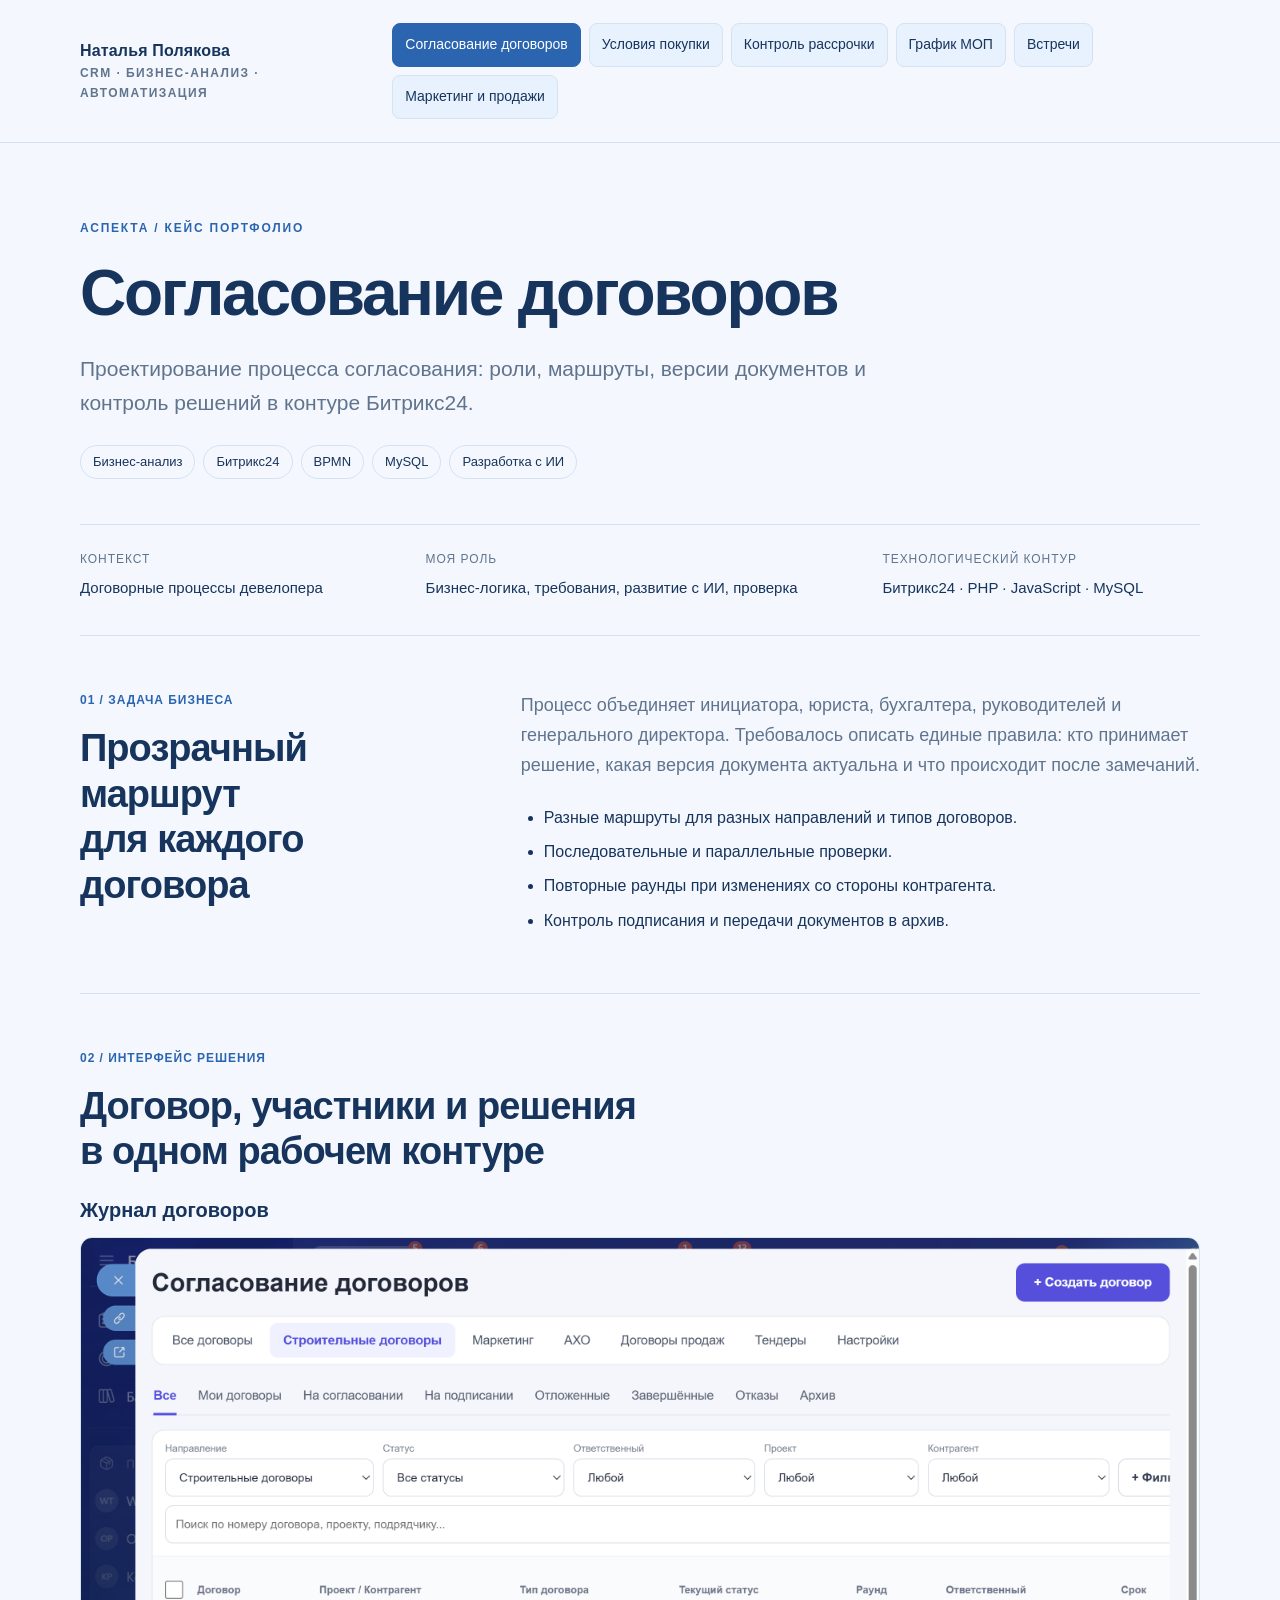
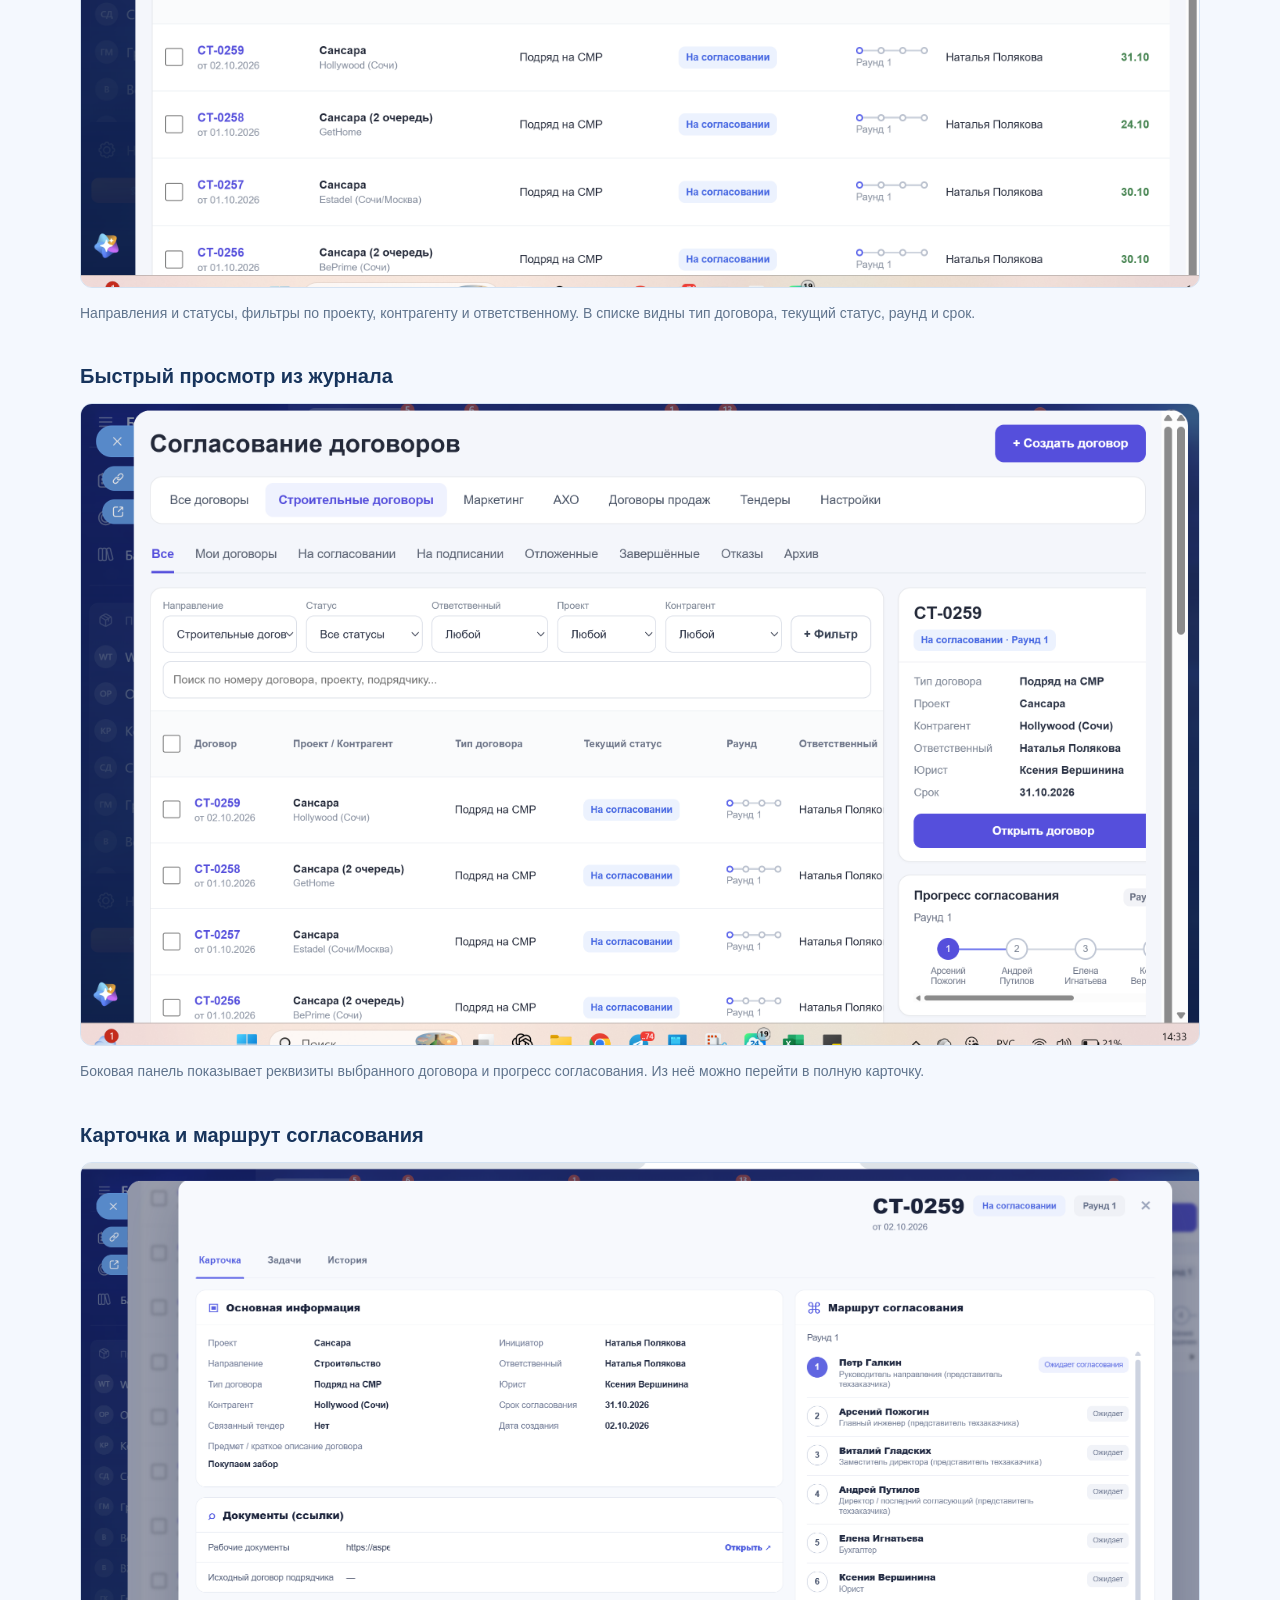
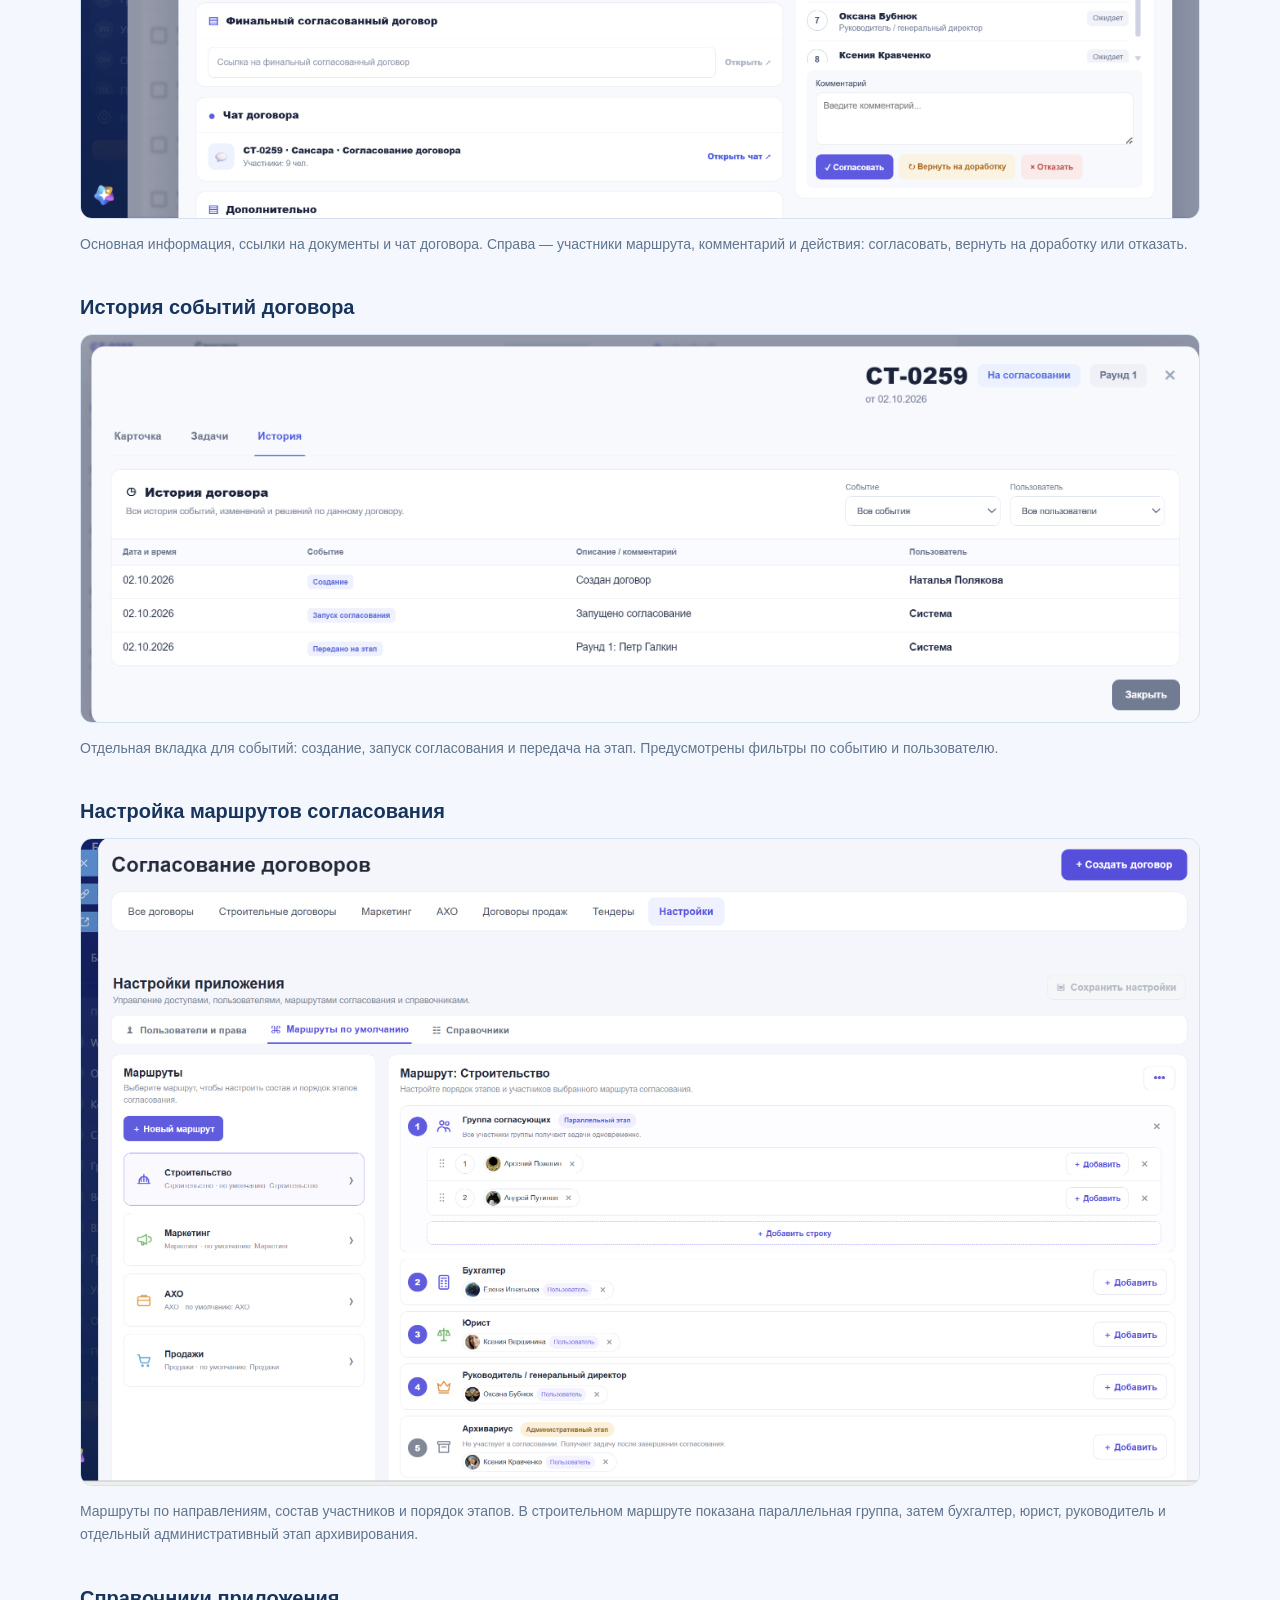
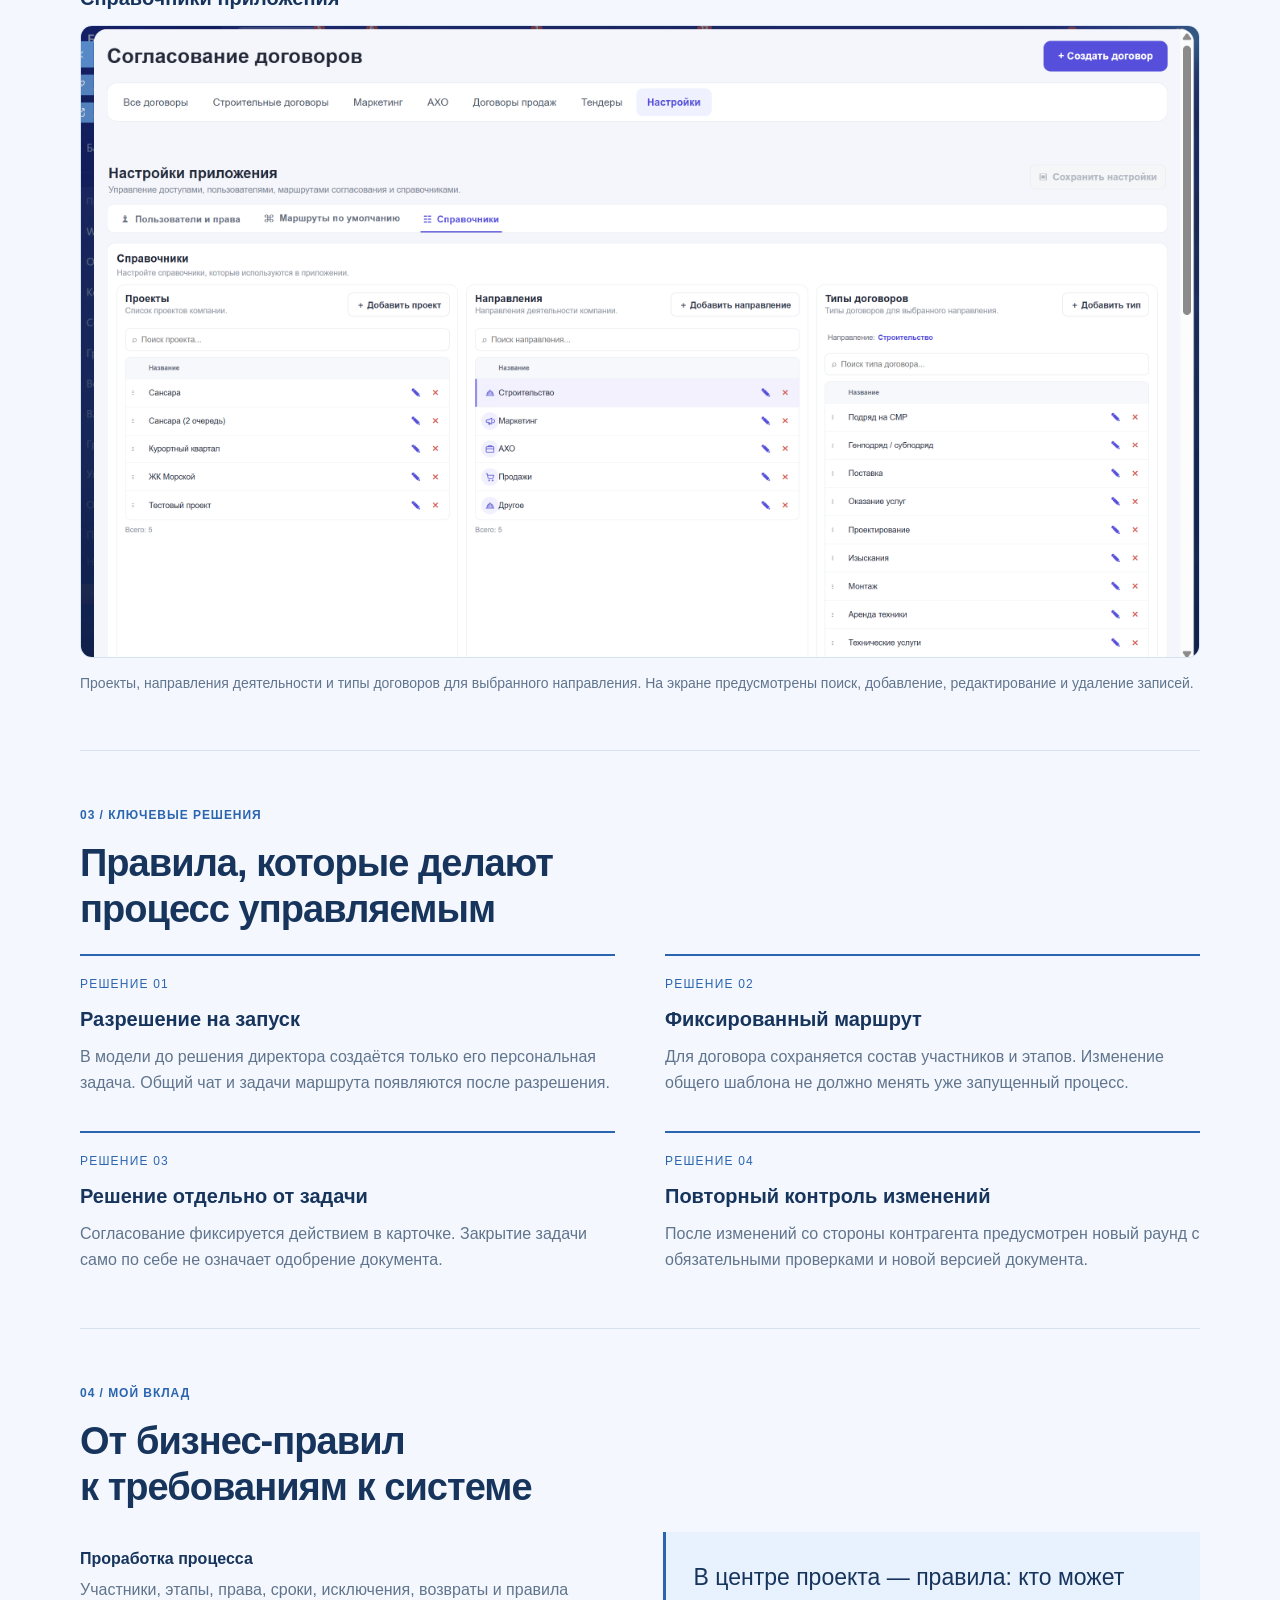
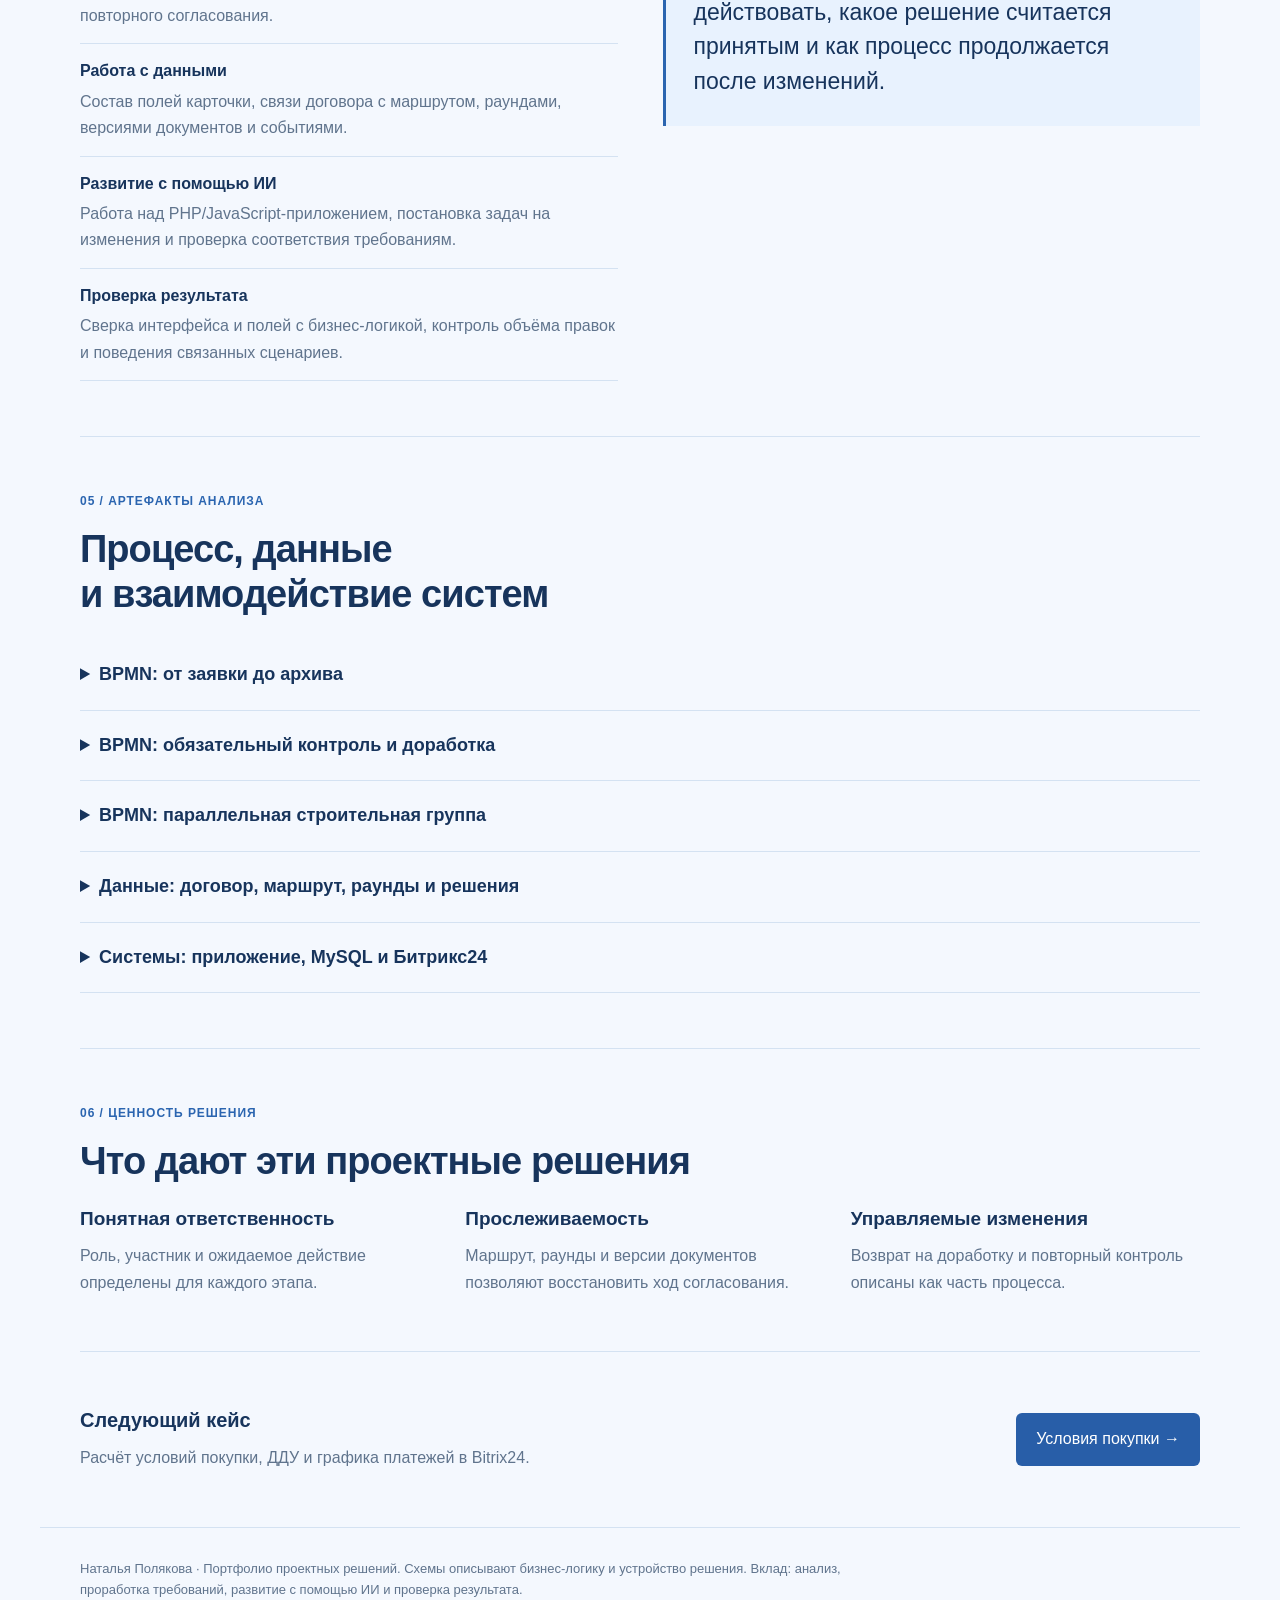
<file: index.html>
<!doctype html><html lang="ru"><head><meta charset="utf-8"><meta name="viewport" content="width=device-width,initial-scale=1"><meta name="description" content="Проектирование процесса согласования: роли, маршруты, версии документов и контроль решений в контуре Битрикс24."><title>Согласование договоров — Наталья Полякова</title><link rel="stylesheet" href="style.css?v=purchase-1"></head><body><header><div class="header-inner"><div class="name">Наталья Полякова<span>CRM · Бизнес-анализ · Автоматизация</span></div><nav aria-label="Кейсы портфолио"><a href="index.html?v=purchase-1" aria-current="page">Согласование договоров</a><a href="purchase.html?v=purchase-1">Условия покупки</a><a href="installments.html?v=purchase-1">Контроль рассрочки</a><a href="mop.html?v=purchase-1">График МОП</a><a href="meetings.html?v=purchase-1">Встречи</a><a href="marketing.html?v=purchase-1">Маркетинг и продажи</a></nav></div></header><main><div class="hero"><p class="eyebrow">Аспекта / Кейс портфолио</p><h1>Согласование договоров</h1><p class="lead">Проектирование процесса согласования: роли, маршруты, версии документов и контроль решений в контуре Битрикс24.</p><div class="tags"><span class="tag">Бизнес-анализ</span><span class="tag">Битрикс24</span><span class="tag">BPMN</span><span class="tag">MySQL</span><span class="tag">Разработка с ИИ</span></div></div><div class="facts"><div><span class="fact-label">Контекст</span><div class="fact-text">Договорные процессы девелопера</div></div><div><span class="fact-label">Моя роль</span><div class="fact-text">Бизнес-логика, требования, развитие с ИИ, проверка</div></div><div><span class="fact-label">Технологический контур</span><div class="fact-text">Битрикс24 · PHP · JavaScript · MySQL</div></div></div><section><div class="intro-grid"><div><div class="section-label">01 / Задача бизнеса</div><h2>Прозрачный маршрут<br>для каждого договора</h2></div><div><p>Процесс объединяет инициатора, юриста, бухгалтера, руководителей и генерального директора. Требовалось описать единые правила: кто принимает решение, какая версия документа актуальна и что происходит после замечаний.</p><ul class="points"><li>Разные маршруты для разных направлений и типов договоров.</li><li>Последовательные и параллельные проверки.</li><li>Повторные раунды при изменениях со стороны контрагента.</li><li>Контроль подписания и передачи документов в архив.</li></ul></div></div></section><section><div class="section-label">02 / Интерфейс решения</div><h2>Договор, участники и решения<br>в одном рабочем контуре</h2><figure><h3>Журнал договоров</h3><a href="screenshots/contracts-overview.png" target="_blank" rel="noopener" aria-label="Открыть крупно: Журнал договоров"><img class="screen-image" loading="lazy" width="2796" height="1622" src="screenshots/contracts-overview.png" alt="Журнал договоров"></a><figcaption>Направления и статусы, фильтры по проекту, контрагенту и ответственному. В списке видны тип договора, текущий статус, раунд и срок.</figcaption></figure><div class="screen-stack"><figure><h3>Быстрый просмотр из журнала</h3><a href="screenshots/contracts-preview.png" target="_blank" rel="noopener" aria-label="Открыть крупно: Быстрый просмотр из журнала"><img class="screen-image" loading="lazy" width="2857" height="1640" src="screenshots/contracts-preview.png" alt="Быстрый просмотр из журнала"></a><figcaption>Боковая панель показывает реквизиты выбранного договора и прогресс согласования. Из неё можно перейти в полную карточку.</figcaption></figure><figure><h3>Карточка и маршрут согласования</h3><a href="screenshots/contracts-card.png" target="_blank" rel="noopener" aria-label="Открыть крупно: Карточка и маршрут согласования"><img class="screen-image" loading="lazy" width="2754" height="1615" src="screenshots/contracts-card.png" alt="Карточка и маршрут согласования"></a><figcaption>Основная информация, ссылки на документы и чат договора. Справа — участники маршрута, комментарий и действия: согласовать, вернуть на доработку или отказать.</figcaption></figure><figure><h3>История событий договора</h3><a href="screenshots/contracts-history.png" target="_blank" rel="noopener" aria-label="Открыть крупно: История событий договора"><img class="screen-image" loading="lazy" width="2470" height="855" src="screenshots/contracts-history.png" alt="История событий договора"></a><figcaption>Отдельная вкладка для событий: создание, запуск согласования и передача на этап. Предусмотрены фильтры по событию и пользователю.</figcaption></figure><figure><h3>Настройка маршрутов согласования</h3><a href="screenshots/contracts-routes.png" target="_blank" rel="noopener" aria-label="Открыть крупно: Настройка маршрутов согласования"><img class="screen-image" loading="lazy" width="2736" height="1581" src="screenshots/contracts-routes.png" alt="Настройка маршрутов согласования"></a><figcaption>Маршруты по направлениям, состав участников и порядок этапов. В строительном маршруте показана параллельная группа, затем бухгалтер, юрист, руководитель и отдельный административный этап архивирования.</figcaption></figure><figure><h3>Справочники приложения</h3><a href="screenshots/contracts-directories.png" target="_blank" rel="noopener" aria-label="Открыть крупно: Справочники приложения"><img class="screen-image" loading="lazy" width="2776" height="1568" src="screenshots/contracts-directories.png" alt="Справочники приложения"></a><figcaption>Проекты, направления деятельности и типы договоров для выбранного направления. На экране предусмотрены поиск, добавление, редактирование и удаление записей.</figcaption></figure></div></section><section><div class="section-label">03 / Ключевые решения</div><h2>Правила, которые делают<br>процесс управляемым</h2><div class="decisions"><article class="decision"><span class="decision-number">РЕШЕНИЕ 01</span><h3>Разрешение на запуск</h3><p>В модели до решения директора создаётся только его персональная задача. Общий чат и задачи маршрута появляются после разрешения.</p></article><article class="decision"><span class="decision-number">РЕШЕНИЕ 02</span><h3>Фиксированный маршрут</h3><p>Для договора сохраняется состав участников и этапов. Изменение общего шаблона не должно менять уже запущенный процесс.</p></article><article class="decision"><span class="decision-number">РЕШЕНИЕ 03</span><h3>Решение отдельно от задачи</h3><p>Согласование фиксируется действием в карточке. Закрытие задачи само по себе не означает одобрение документа.</p></article><article class="decision"><span class="decision-number">РЕШЕНИЕ 04</span><h3>Повторный контроль изменений</h3><p>После изменений со стороны контрагента предусмотрен новый раунд с обязательными проверками и новой версией документа.</p></article></div></section><section><div class="section-label">04 / Мой вклад</div><h2>От бизнес-правил<br>к требованиям к системе</h2><div class="role-grid"><ul class="role-list"><li><strong>Проработка процесса</strong><span>Участники, этапы, права, сроки, исключения, возвраты и правила повторного согласования.</span></li><li><strong>Работа с данными</strong><span>Состав полей карточки, связи договора с маршрутом, раундами, версиями документов и событиями.</span></li><li><strong>Развитие с помощью ИИ</strong><span>Работа над PHP/JavaScript-приложением, постановка задач на изменения и проверка соответствия требованиям.</span></li><li><strong>Проверка результата</strong><span>Сверка интерфейса и полей с бизнес-логикой, контроль объёма правок и поведения связанных сценариев.</span></li></ul><p class="quote">В центре проекта — правила: кто может действовать, какое решение считается принятым и как процесс продолжается после изменений.</p></div></section><section><div class="section-label">05 / Артефакты анализа</div><h2>Процесс, данные<br>и взаимодействие систем</h2><details><summary>BPMN: от заявки до архива</summary><p>Основной маршрут по требованиям проекта: разрешение на запуск, подготовка, согласование, обмен с контрагентом и архивирование.</p><div class="diagram-wrap "><img loading="lazy" src="assets/contracts-main.svg" alt="BPMN: от заявки до архива"></div><div class="diagram-links"><a href="assets/contracts-main.svg" target="_blank" rel="noopener">Открыть схему крупно</a><a href="assets/contracts-main.bpmn" download>Скачать BPMN</a></div></details><details><summary>BPMN: обязательный контроль и доработка</summary><p>Отдельная модель повторной проверки и возврата на доработку.</p><div class="diagram-wrap "><img loading="lazy" src="assets/contracts-review.svg" alt="BPMN: обязательный контроль и доработка"></div><div class="diagram-links"><a href="assets/contracts-review.svg" target="_blank" rel="noopener">Открыть схему крупно</a><a href="assets/contracts-review.bpmn" download>Скачать BPMN</a></div></details><details><summary>BPMN: параллельная строительная группа</summary><p>Модель одновременных проверок. Повтор всей группы при замечаниях — проработанный вариант маршрута.</p><div class="diagram-wrap "><img loading="lazy" src="assets/contracts-parallel.svg" alt="BPMN: параллельная строительная группа"></div><div class="diagram-links"><a href="assets/contracts-parallel.svg" target="_blank" rel="noopener">Открыть схему крупно</a><a href="assets/contracts-parallel.bpmn" download>Скачать BPMN</a></div></details><details><summary>Данные: договор, маршрут, раунды и решения</summary><p>Основные связи из SQL-схемы проекта. Диаграмма показывает ключевую часть структуры данных.</p><div class="diagram-wrap compact"><img loading="lazy" src="assets/contracts-data.svg" alt="Данные: договор, маршрут, раунды и решения"></div><div class="diagram-links"><a href="assets/contracts-data.svg" target="_blank" rel="noopener">Открыть схему крупно</a></div></details><details><summary>Системы: приложение, MySQL и Битрикс24</summary><p>Проектная схема взаимодействия интерфейса, сервера, базы данных и REST Битрикс24.</p><div class="diagram-wrap compact"><img loading="lazy" src="assets/contracts-systems.svg" alt="Системы: приложение, MySQL и Битрикс24"></div><div class="diagram-links"><a href="assets/contracts-systems.svg" target="_blank" rel="noopener">Открыть схему крупно</a></div></details></section><section><div class="section-label">06 / Ценность решения</div><h2>Что дают эти проектные решения</h2><div class="outcomes"><article><h3>Понятная ответственность</h3><p>Роль, участник и ожидаемое действие определены для каждого этапа.</p></article><article><h3>Прослеживаемость</h3><p>Маршрут, раунды и версии документов позволяют восстановить ход согласования.</p></article><article><h3>Управляемые изменения</h3><p>Возврат на доработку и повторный контроль описаны как часть процесса.</p></article></div></section><section class="next-case"><div><h3>Следующий кейс</h3><p>Расчёт условий покупки, ДДУ и графика платежей в Bitrix24.</p></div><a class="next-link" href="purchase.html?v=purchase-1">Условия покупки →</a></section></main><footer><p>Наталья Полякова · Портфолио проектных решений. Схемы описывают бизнес-логику и устройство решения. Вклад: анализ, проработка требований, развитие с помощью ИИ и проверка результата.</p></footer></body></html>
</file>
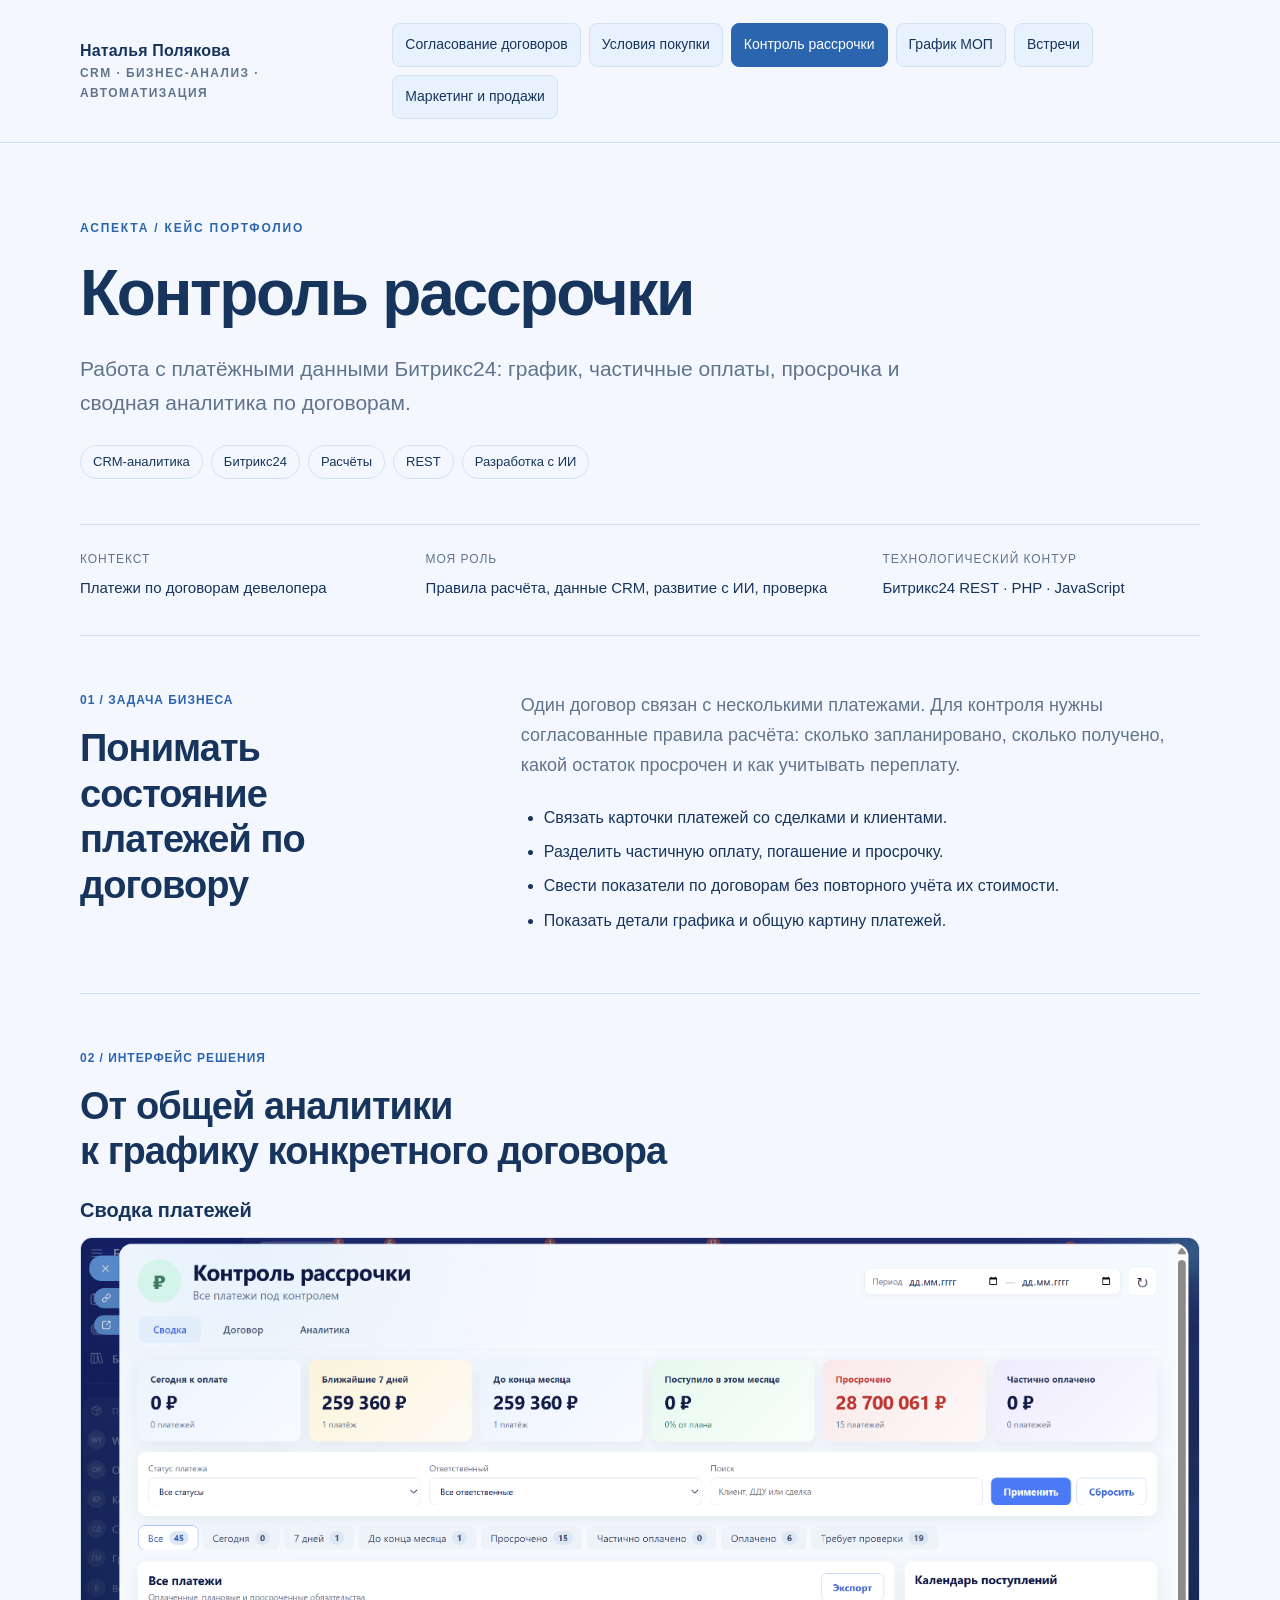
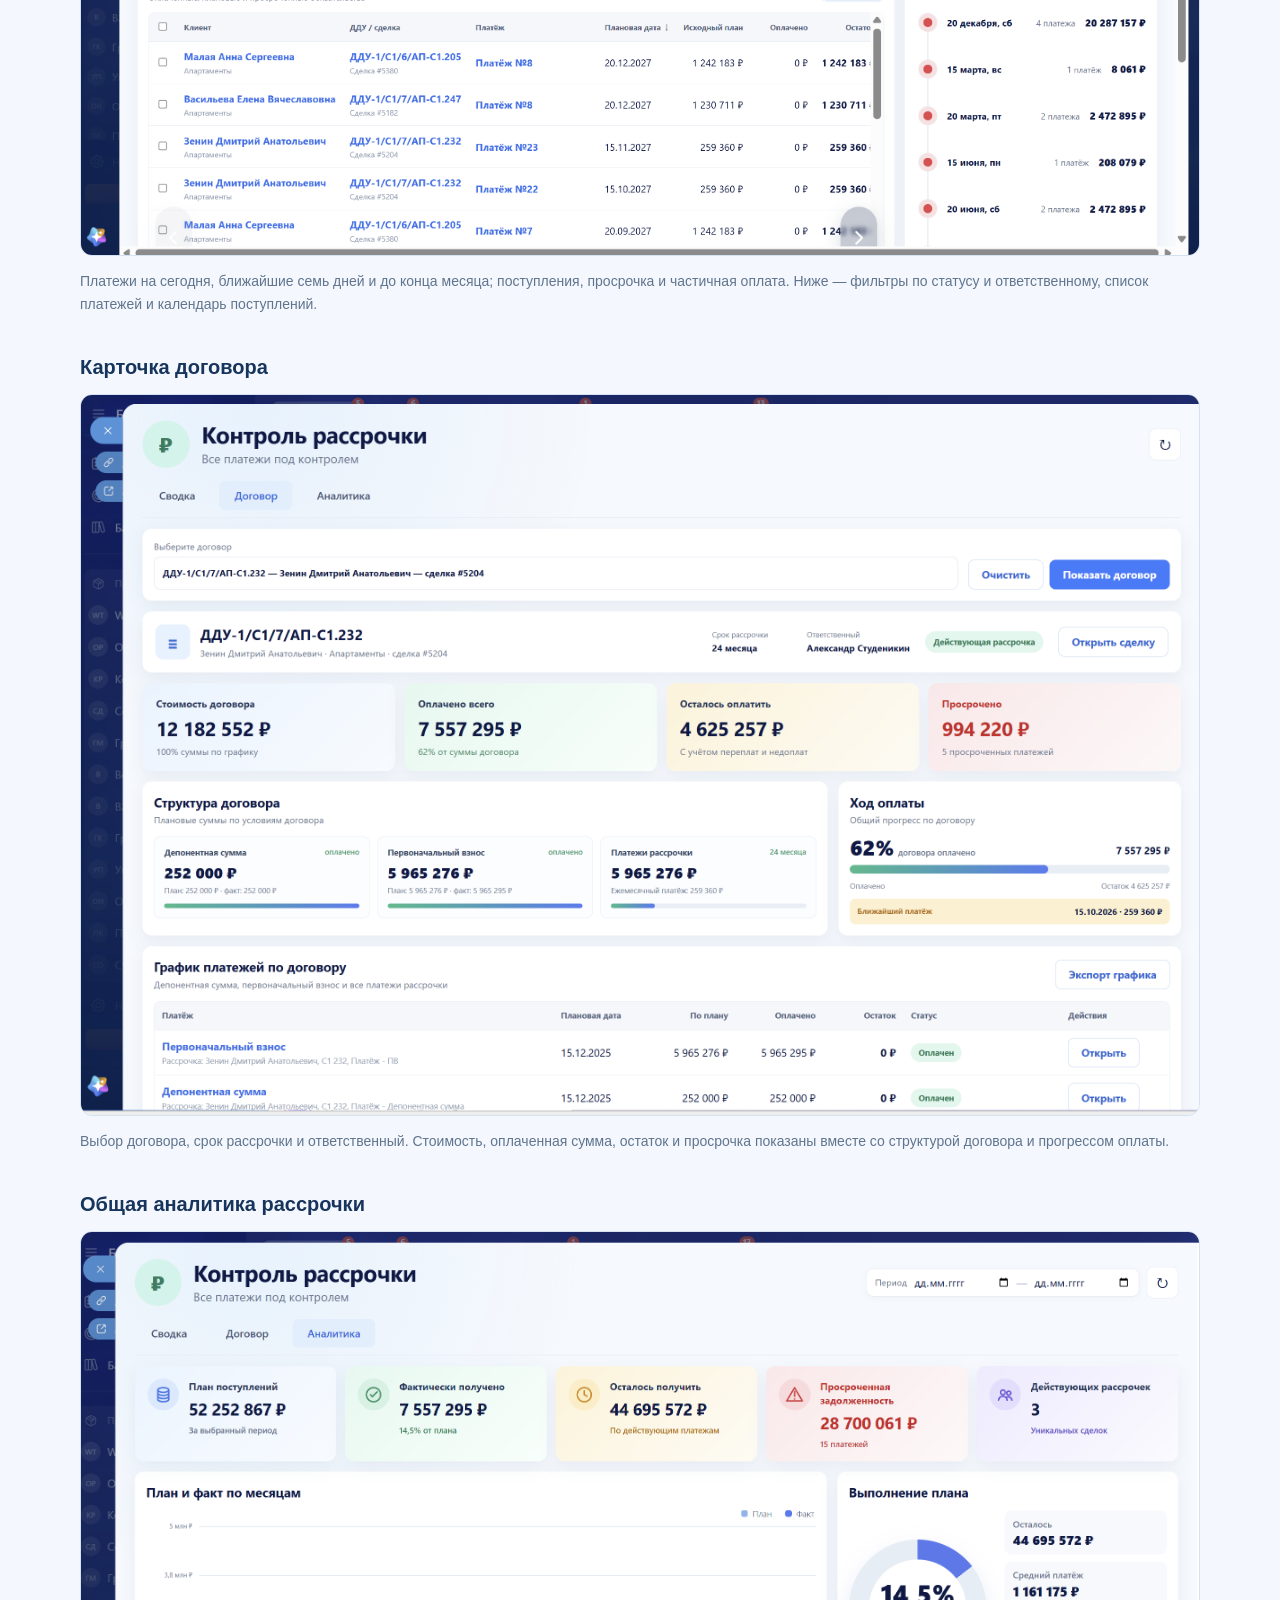
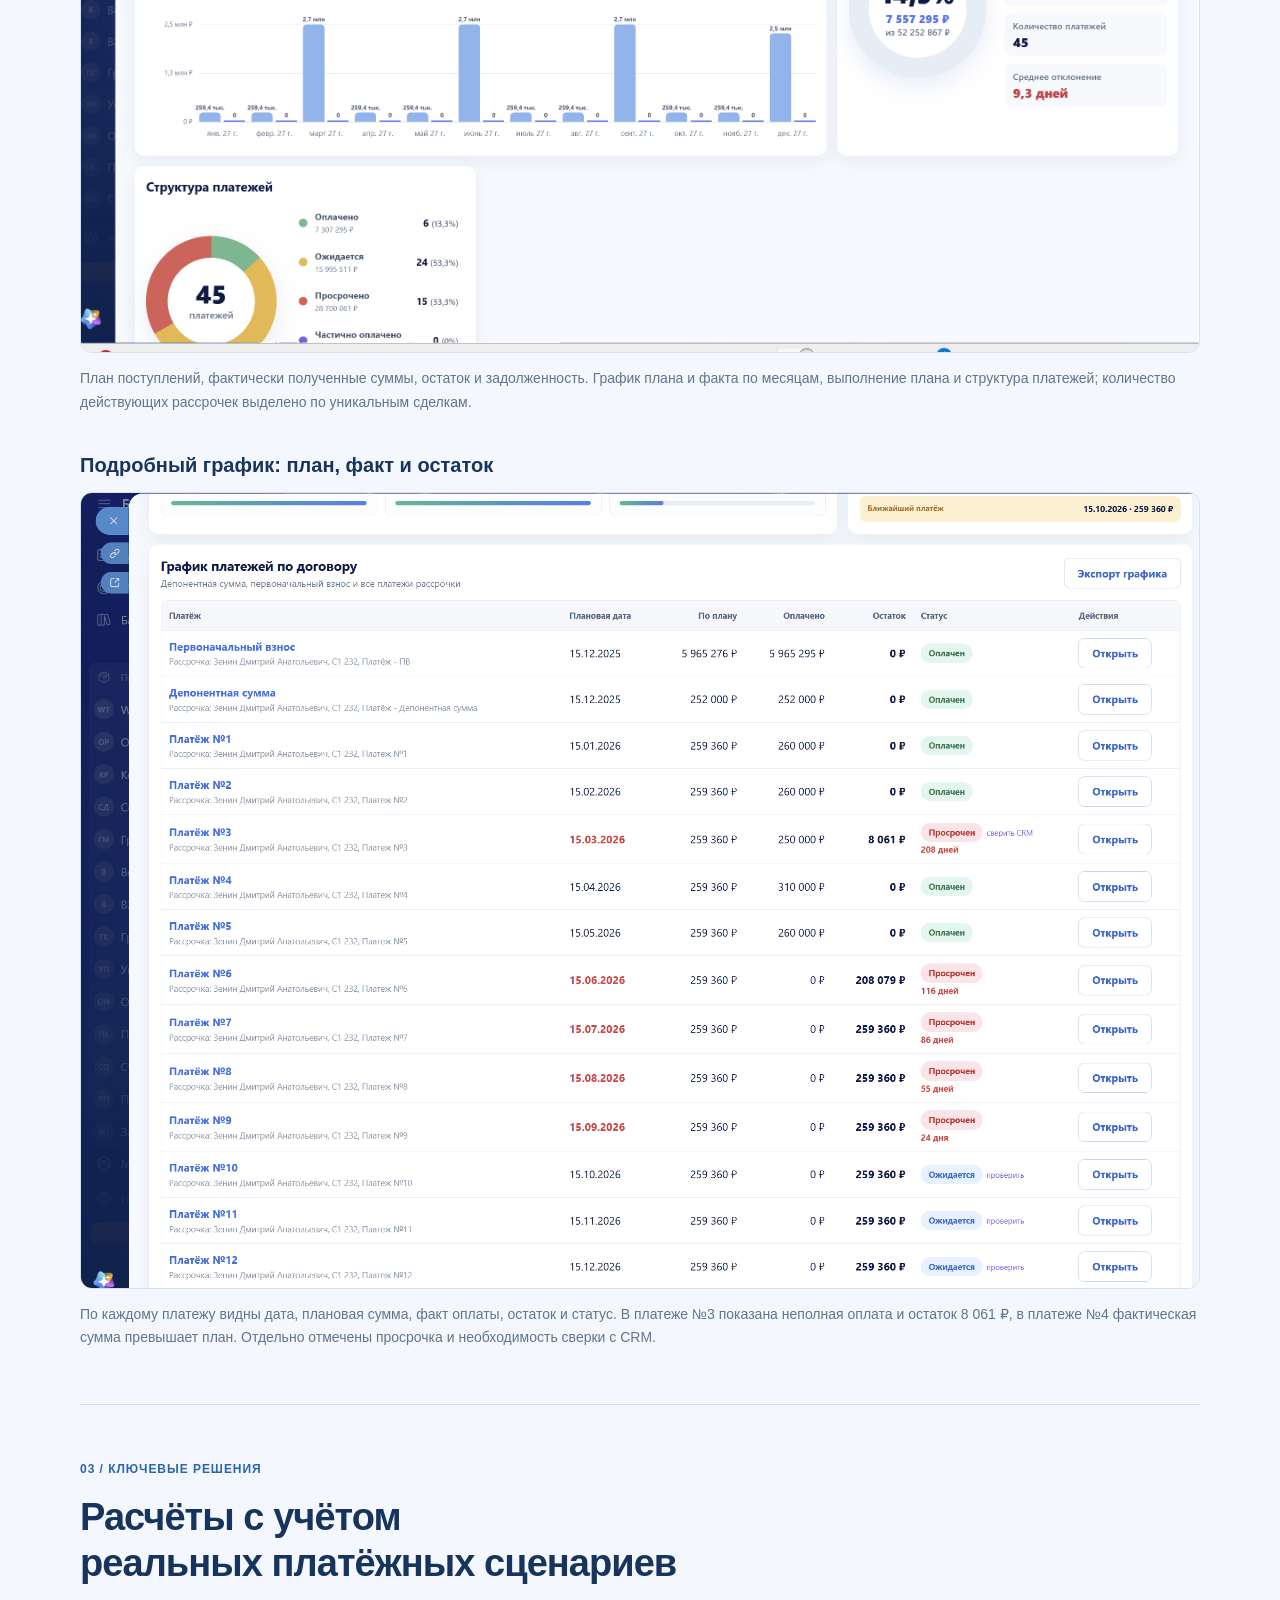
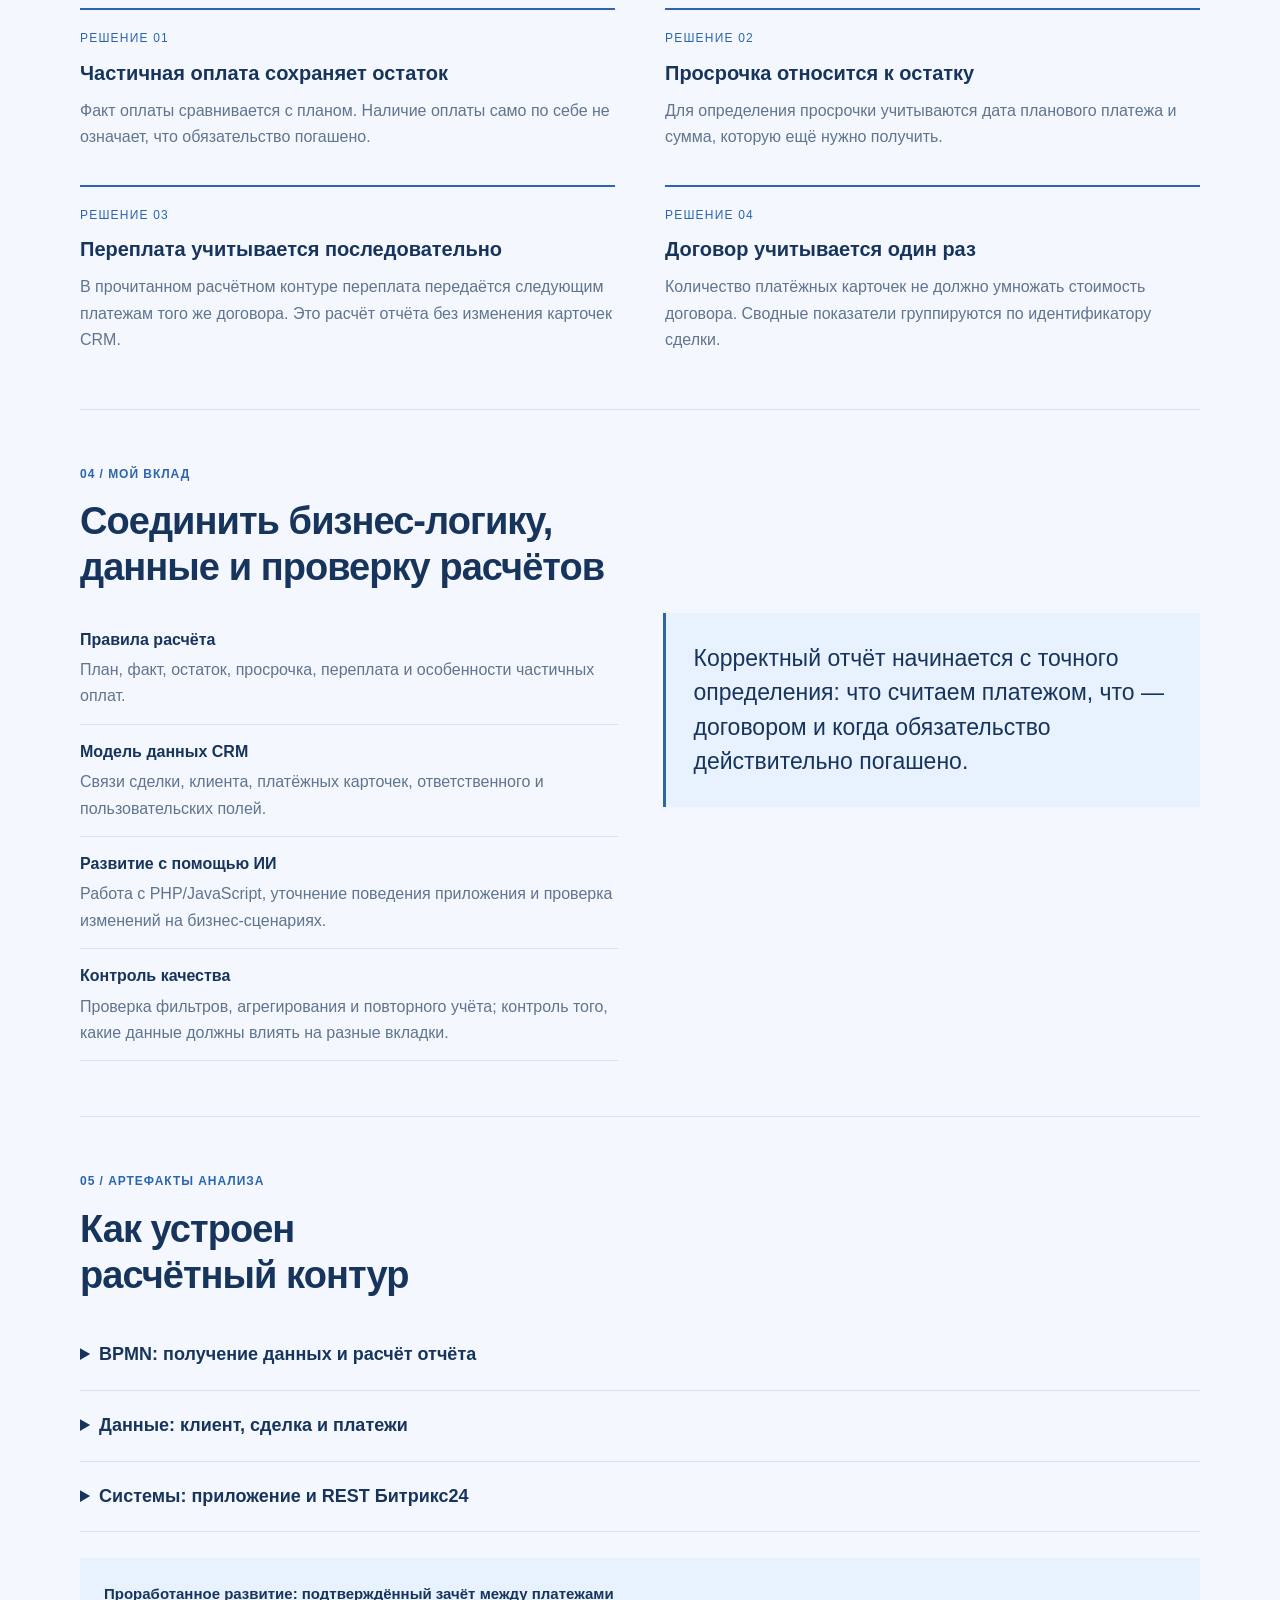
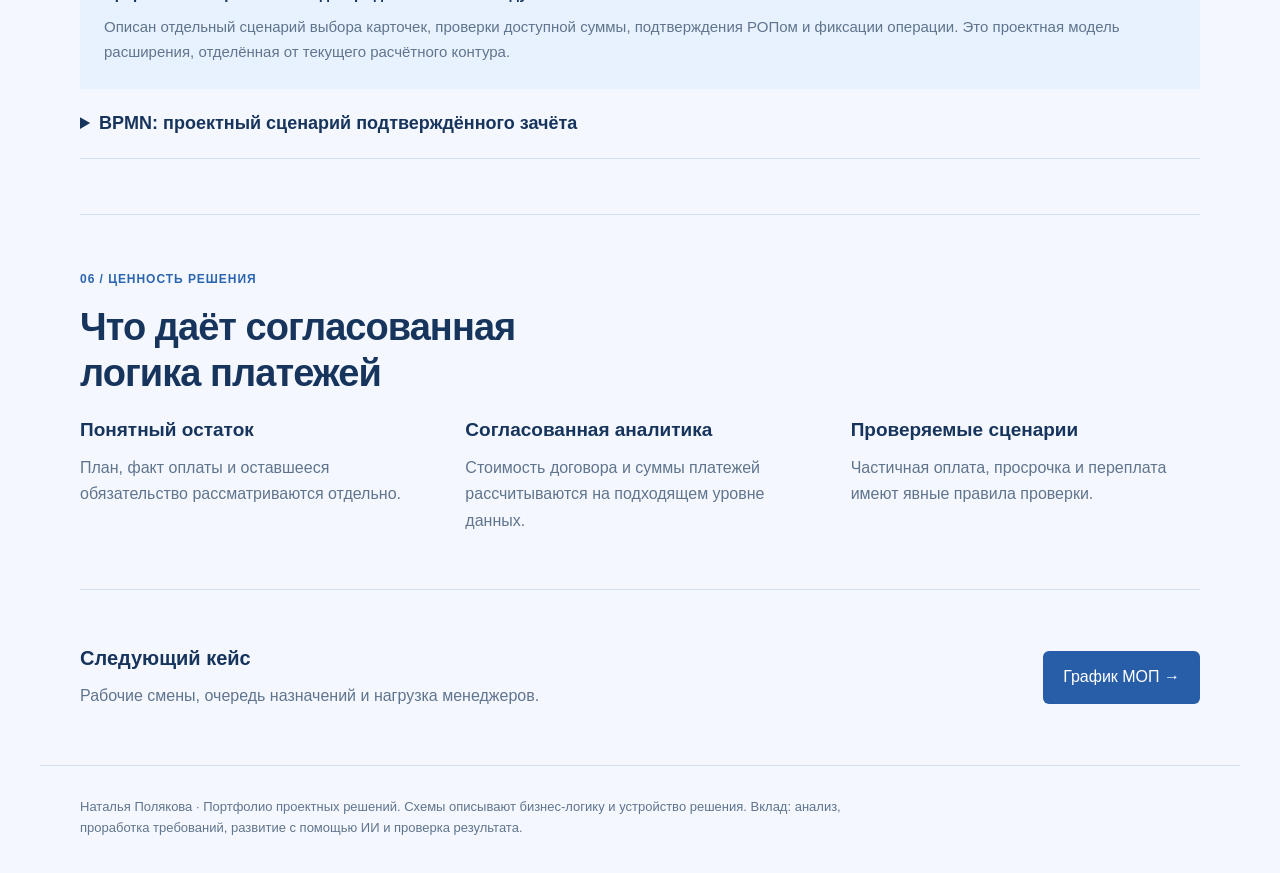
<file: installments.html>
<!doctype html><html lang="ru"><head><meta charset="utf-8"><meta name="viewport" content="width=device-width,initial-scale=1"><meta name="description" content="Работа с платёжными данными Битрикс24: график, частичные оплаты, просрочка и сводная аналитика по договорам."><title>Контроль рассрочки — Наталья Полякова</title><link rel="stylesheet" href="style.css?v=purchase-1"></head><body><header><div class="header-inner"><div class="name">Наталья Полякова<span>CRM · Бизнес-анализ · Автоматизация</span></div><nav aria-label="Кейсы портфолио"><a href="index.html?v=purchase-1">Согласование договоров</a><a href="purchase.html?v=purchase-1">Условия покупки</a><a href="installments.html?v=purchase-1" aria-current="page">Контроль рассрочки</a><a href="mop.html?v=purchase-1">График МОП</a><a href="meetings.html?v=purchase-1">Встречи</a><a href="marketing.html?v=purchase-1">Маркетинг и продажи</a></nav></div></header><main><div class="hero"><p class="eyebrow">Аспекта / Кейс портфолио</p><h1>Контроль рассрочки</h1><p class="lead">Работа с платёжными данными Битрикс24: график, частичные оплаты, просрочка и сводная аналитика по договорам.</p><div class="tags"><span class="tag">CRM-аналитика</span><span class="tag">Битрикс24</span><span class="tag">Расчёты</span><span class="tag">REST</span><span class="tag">Разработка с ИИ</span></div></div><div class="facts"><div><span class="fact-label">Контекст</span><div class="fact-text">Платежи по договорам девелопера</div></div><div><span class="fact-label">Моя роль</span><div class="fact-text">Правила расчёта, данные CRM, развитие с ИИ, проверка</div></div><div><span class="fact-label">Технологический контур</span><div class="fact-text">Битрикс24 REST · PHP · JavaScript</div></div></div><section><div class="intro-grid"><div><div class="section-label">01 / Задача бизнеса</div><h2>Понимать состояние<br>платежей по договору</h2></div><div><p>Один договор связан с несколькими платежами. Для контроля нужны согласованные правила расчёта: сколько запланировано, сколько получено, какой остаток просрочен и как учитывать переплату.</p><ul class="points"><li>Связать карточки платежей со сделками и клиентами.</li><li>Разделить частичную оплату, погашение и просрочку.</li><li>Свести показатели по договорам без повторного учёта их стоимости.</li><li>Показать детали графика и общую картину платежей.</li></ul></div></div></section><section><div class="section-label">02 / Интерфейс решения</div><h2>От общей аналитики<br>к графику конкретного договора</h2><figure><h3>Сводка платежей</h3><a href="screenshots/installments-overview.png" target="_blank" rel="noopener" aria-label="Открыть крупно: Сводка платежей"><img class="screen-image" loading="lazy" width="2855" height="1575" src="screenshots/installments-overview.png" alt="Сводка платежей"></a><figcaption>Платежи на сегодня, ближайшие семь дней и до конца месяца; поступления, просрочка и частичная оплата. Ниже — фильтры по статусу и ответственному, список платежей и календарь поступлений.</figcaption></figure><div class="screen-stack"><figure><h3>Карточка договора</h3><a href="screenshots/installments-contract.png" target="_blank" rel="noopener" aria-label="Открыть крупно: Карточка договора"><img class="screen-image" loading="lazy" width="2490" height="1604" src="screenshots/installments-contract.png" alt="Карточка договора"></a><figcaption>Выбор договора, срок рассрочки и ответственный. Стоимость, оплаченная сумма, остаток и просрочка показаны вместе со структурой договора и прогрессом оплаты.</figcaption></figure><figure><h3>Общая аналитика рассрочки</h3><a href="screenshots/installments-analytics.png" target="_blank" rel="noopener" aria-label="Открыть крупно: Общая аналитика рассрочки"><img class="screen-image" loading="lazy" width="2515" height="1620" src="screenshots/installments-analytics.png" alt="Общая аналитика рассрочки"></a><figcaption>План поступлений, фактически полученные суммы, остаток и задолженность. График плана и факта по месяцам, выполнение плана и структура платежей; количество действующих рассрочек выделено по уникальным сделкам.</figcaption></figure><figure><h3>Подробный график: план, факт и остаток</h3><a href="screenshots/installments-schedule.png" target="_blank" rel="noopener" aria-label="Открыть крупно: Подробный график: план, факт и остаток"><img class="screen-image" loading="lazy" width="2169" height="1543" src="screenshots/installments-schedule.png" alt="Подробный график: план, факт и остаток"></a><figcaption>По каждому платежу видны дата, плановая сумма, факт оплаты, остаток и статус. В платеже №3 показана неполная оплата и остаток 8 061 ₽, в платеже №4 фактическая сумма превышает план. Отдельно отмечены просрочка и необходимость сверки с CRM.</figcaption></figure></div></section><section><div class="section-label">03 / Ключевые решения</div><h2>Расчёты с учётом<br>реальных платёжных сценариев</h2><div class="decisions"><article class="decision"><span class="decision-number">РЕШЕНИЕ 01</span><h3>Частичная оплата сохраняет остаток</h3><p>Факт оплаты сравнивается с планом. Наличие оплаты само по себе не означает, что обязательство погашено.</p></article><article class="decision"><span class="decision-number">РЕШЕНИЕ 02</span><h3>Просрочка относится к остатку</h3><p>Для определения просрочки учитываются дата планового платежа и сумма, которую ещё нужно получить.</p></article><article class="decision"><span class="decision-number">РЕШЕНИЕ 03</span><h3>Переплата учитывается последовательно</h3><p>В прочитанном расчётном контуре переплата передаётся следующим платежам того же договора. Это расчёт отчёта без изменения карточек CRM.</p></article><article class="decision"><span class="decision-number">РЕШЕНИЕ 04</span><h3>Договор учитывается один раз</h3><p>Количество платёжных карточек не должно умножать стоимость договора. Сводные показатели группируются по идентификатору сделки.</p></article></div></section><section><div class="section-label">04 / Мой вклад</div><h2>Соединить бизнес-логику,<br>данные и проверку расчётов</h2><div class="role-grid"><ul class="role-list"><li><strong>Правила расчёта</strong><span>План, факт, остаток, просрочка, переплата и особенности частичных оплат.</span></li><li><strong>Модель данных CRM</strong><span>Связи сделки, клиента, платёжных карточек, ответственного и пользовательских полей.</span></li><li><strong>Развитие с помощью ИИ</strong><span>Работа с PHP/JavaScript, уточнение поведения приложения и проверка изменений на бизнес-сценариях.</span></li><li><strong>Контроль качества</strong><span>Проверка фильтров, агрегирования и повторного учёта; контроль того, какие данные должны влиять на разные вкладки.</span></li></ul><p class="quote">Корректный отчёт начинается с точного определения: что считаем платежом, что — договором и когда обязательство действительно погашено.</p></div></section><section><div class="section-label">05 / Артефакты анализа</div><h2>Как устроен<br>расчётный контур</h2><details><summary>BPMN: получение данных и расчёт отчёта</summary><p>Модель по прочитанному снимку кода: чтение данных CRM, группировка платежей, расчёт и построение представления.</p><div class="diagram-wrap "><img loading="lazy" src="assets/installments-current.svg" alt="BPMN: получение данных и расчёт отчёта"></div><div class="diagram-links"><a href="assets/installments-current.svg" target="_blank" rel="noopener">Открыть схему крупно</a><a href="assets/installments-current.bpmn" download>Скачать BPMN</a></div></details><details><summary>Данные: клиент, сделка и платежи</summary><p>Действующие сущности CRM и расчётные строки отчёта. Журнал подтверждённых зачётов выделен как предлагаемое расширение.</p><div class="diagram-wrap compact"><img loading="lazy" src="assets/installments-data.svg" alt="Данные: клиент, сделка и платежи"></div><div class="diagram-links"><a href="assets/installments-data.svg" target="_blank" rel="noopener">Открыть схему крупно</a></div></details><details><summary>Системы: приложение и REST Битрикс24</summary><p>Получение платежей, сделок, контактов и пользователей; расчёт и формирование аналитики.</p><div class="diagram-wrap compact"><img loading="lazy" src="assets/installments-systems.svg" alt="Системы: приложение и REST Битрикс24"></div><div class="diagram-links"><a href="assets/installments-systems.svg" target="_blank" rel="noopener">Открыть схему крупно</a></div></details><div class="future"><strong>Проработанное развитие: подтверждённый зачёт между платежами</strong><p>Описан отдельный сценарий выбора карточек, проверки доступной суммы, подтверждения РОПом и фиксации операции. Это проектная модель расширения, отделённая от текущего расчётного контура.</p></div><details><summary>BPMN: проектный сценарий подтверждённого зачёта</summary><p>Сценарий расширения с повторной проверкой данных, защитой от дублей и сверкой результата записи.</p><div class="diagram-wrap "><img loading="lazy" src="assets/installments-transfer-proposed.svg" alt="BPMN: проектный сценарий подтверждённого зачёта"></div><div class="diagram-links"><a href="assets/installments-transfer-proposed.svg" target="_blank" rel="noopener">Открыть схему крупно</a><a href="assets/installments-transfer-proposed.bpmn" download>Скачать BPMN</a></div></details></section><section><div class="section-label">06 / Ценность решения</div><h2>Что даёт согласованная<br>логика платежей</h2><div class="outcomes"><article><h3>Понятный остаток</h3><p>План, факт оплаты и оставшееся обязательство рассматриваются отдельно.</p></article><article><h3>Согласованная аналитика</h3><p>Стоимость договора и суммы платежей рассчитываются на подходящем уровне данных.</p></article><article><h3>Проверяемые сценарии</h3><p>Частичная оплата, просрочка и переплата имеют явные правила проверки.</p></article></div></section><section class="next-case"><div><h3>Следующий кейс</h3><p>Рабочие смены, очередь назначений и нагрузка менеджеров.</p></div><a class="next-link" href="mop.html?v=purchase-1">График МОП →</a></section></main><footer><p>Наталья Полякова · Портфолио проектных решений. Схемы описывают бизнес-логику и устройство решения. Вклад: анализ, проработка требований, развитие с помощью ИИ и проверка результата.</p></footer></body></html>
</file>
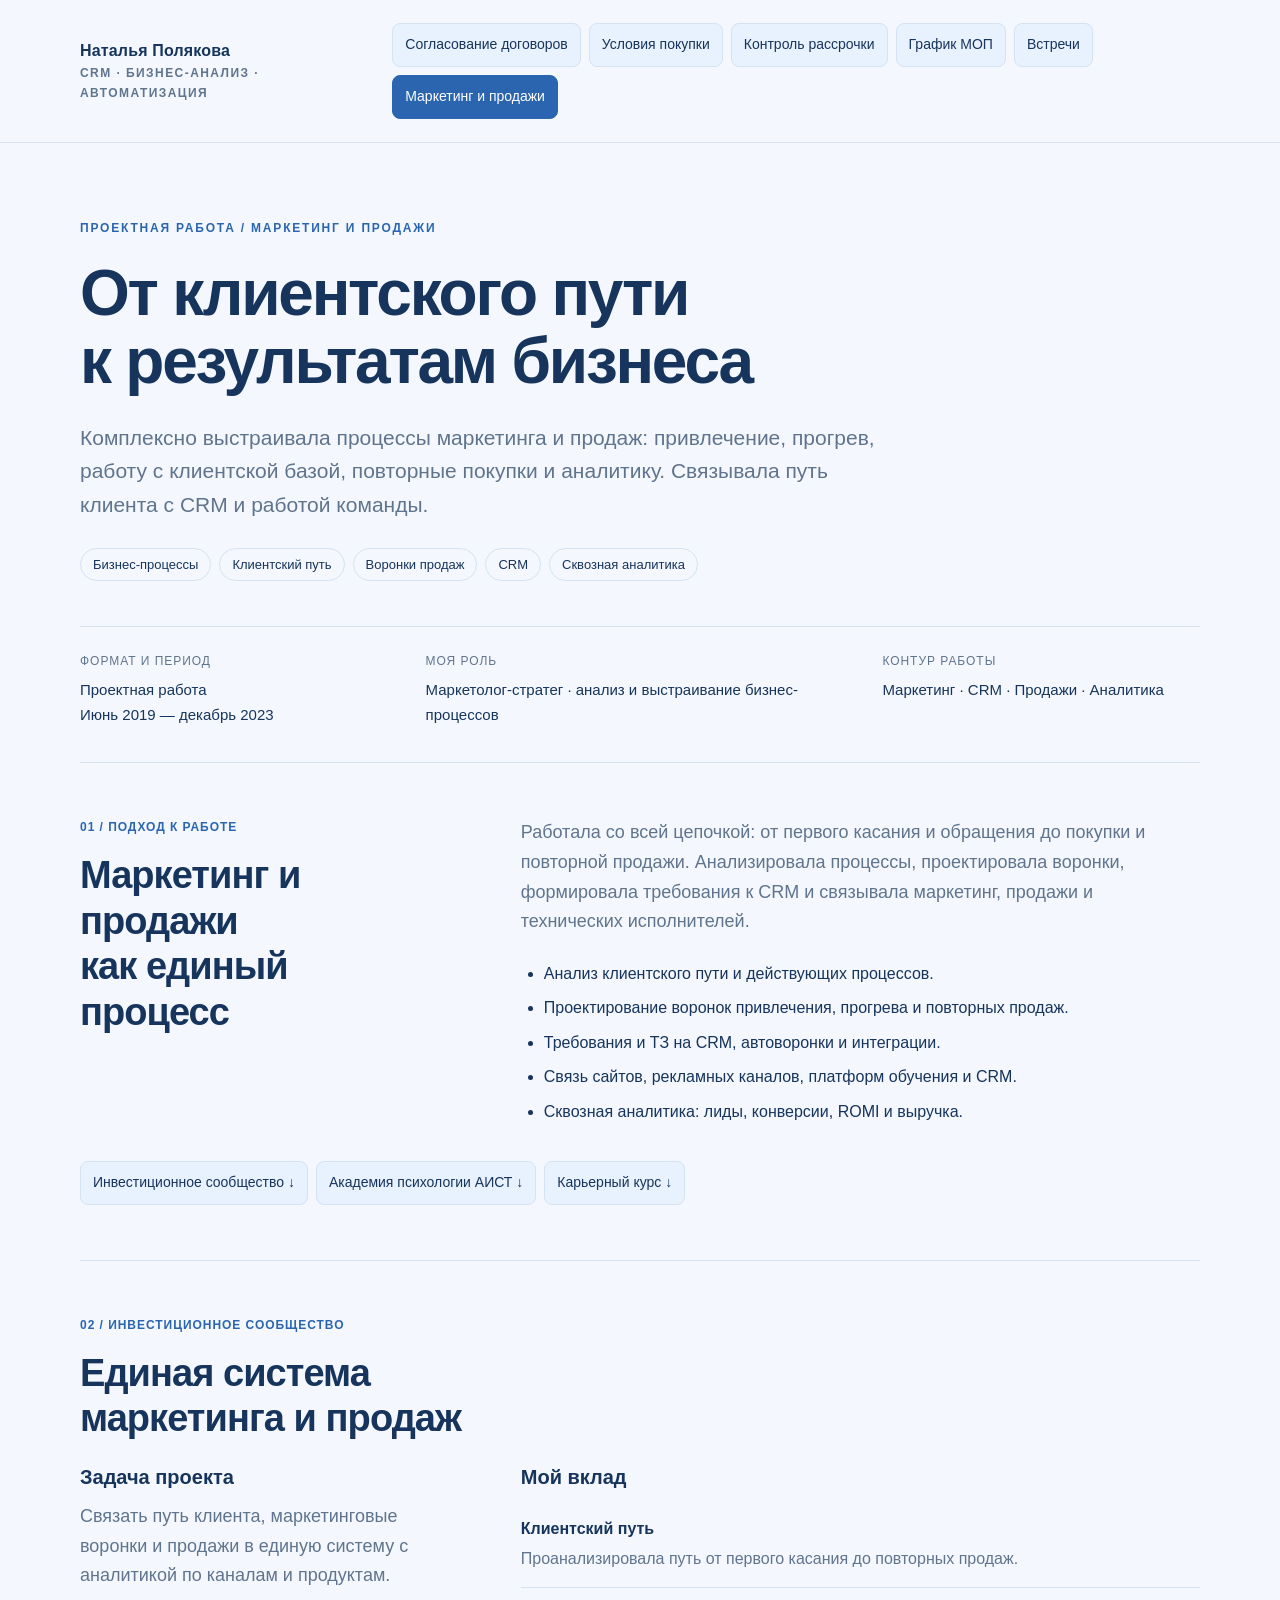
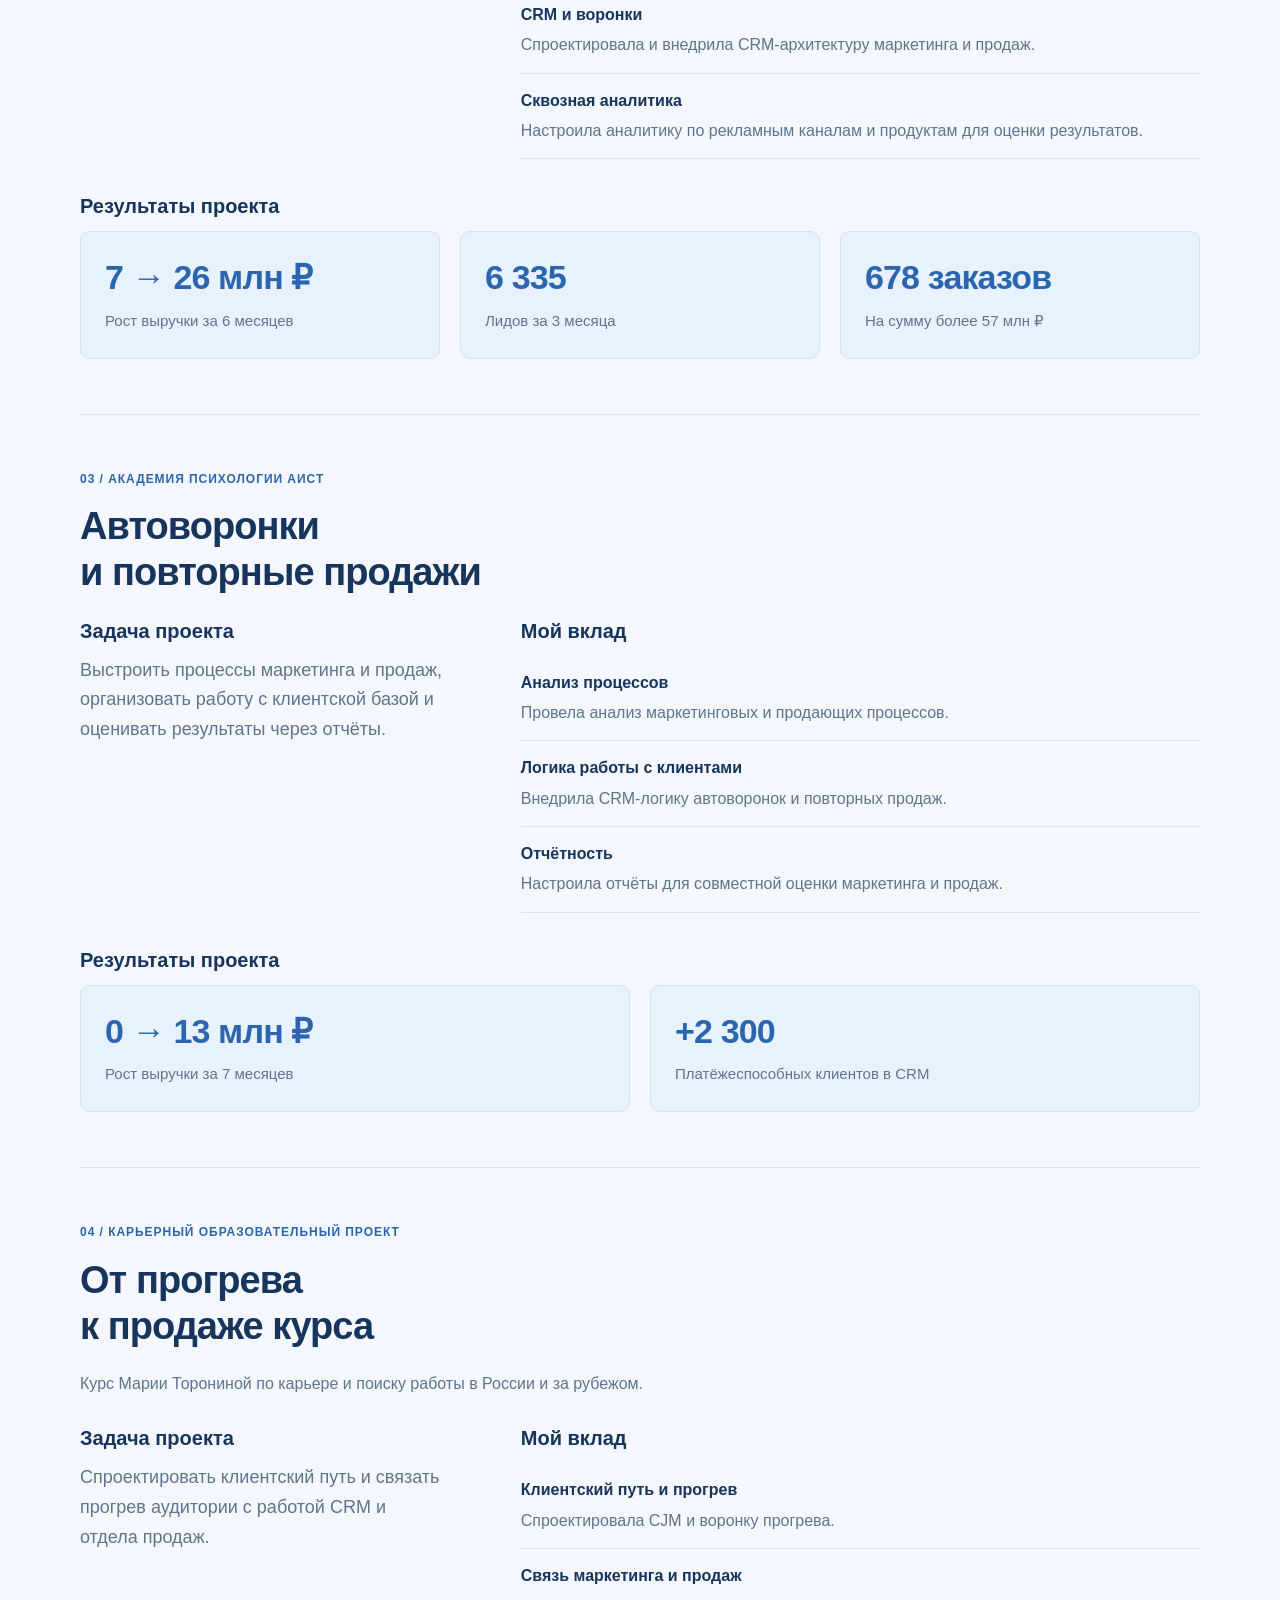
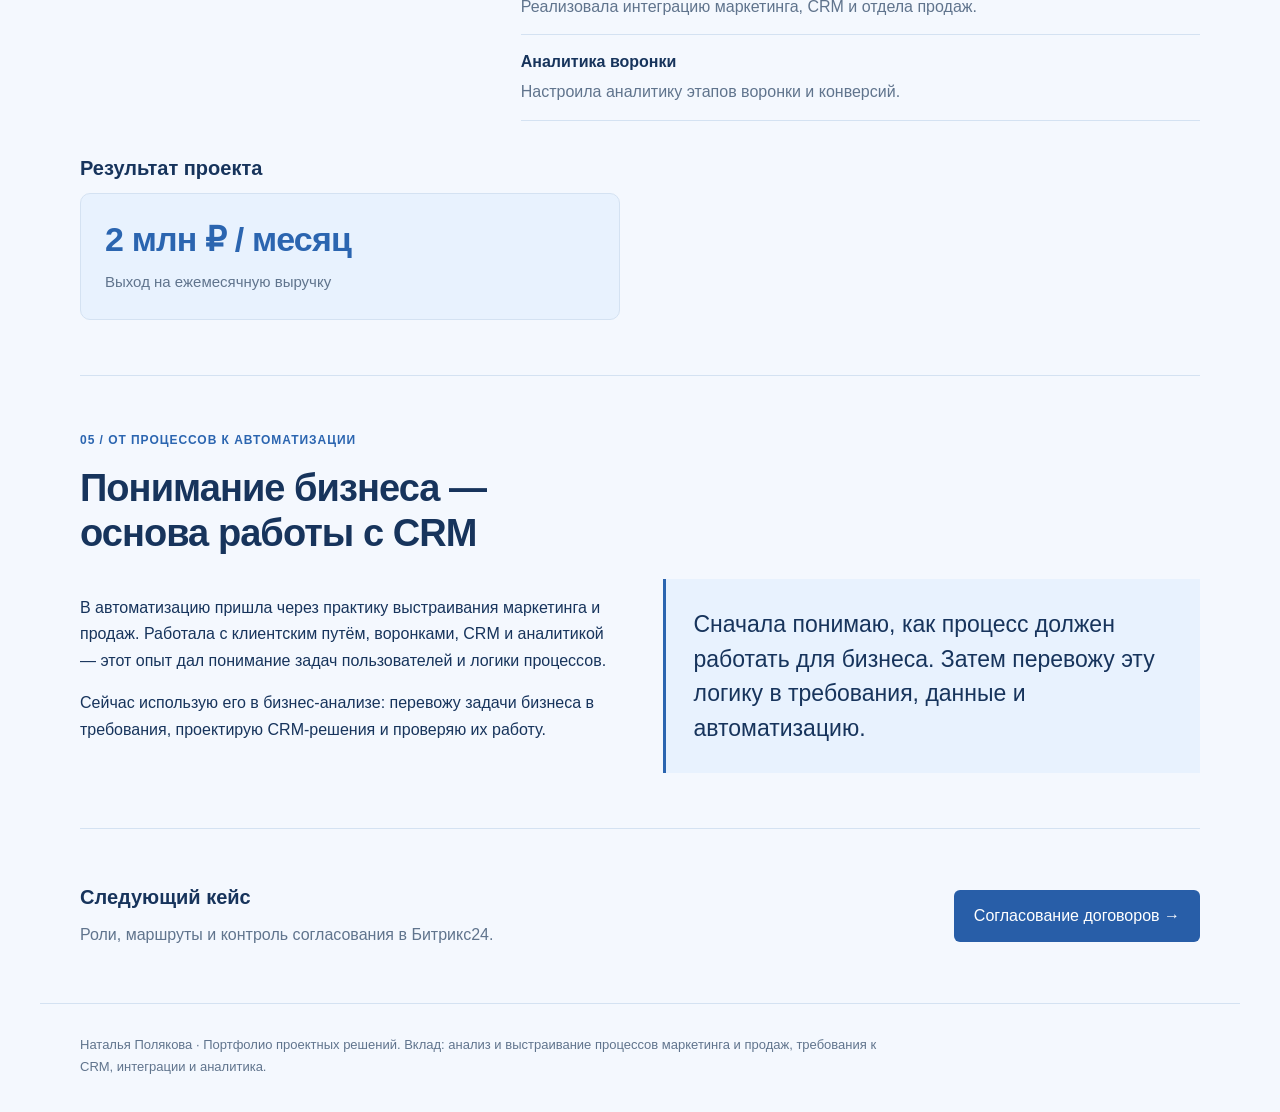
<file: marketing.html>
<!doctype html>
<html lang="ru">
<head>
  <meta charset="utf-8">
  <meta name="viewport" content="width=device-width,initial-scale=1">
  <meta name="description" content="Проекты Натальи Поляковой по выстраиванию процессов маркетинга и продаж: клиентский путь, воронки, CRM, сквозная аналитика и результаты бизнеса.">
  <title>Маркетинг и продажи — Наталья Полякова</title>
  <link rel="stylesheet" href="style.css?v=purchase-1">
</head>
<body>
<header><div class="header-inner"><div class="name">Наталья Полякова<span>CRM · Бизнес-анализ · Автоматизация</span></div><nav aria-label="Кейсы портфолио"><a href="index.html?v=purchase-1">Согласование договоров</a><a href="purchase.html?v=purchase-1">Условия покупки</a><a href="installments.html?v=purchase-1">Контроль рассрочки</a><a href="mop.html?v=purchase-1">График МОП</a><a href="meetings.html?v=purchase-1">Встречи</a><a href="marketing.html?v=purchase-1" aria-current="page">Маркетинг и продажи</a></nav></div></header>
<main>
  <div class="hero">
    <p class="eyebrow">Проектная работа / Маркетинг и продажи</p>
    <h1>От клиентского пути<br>к результатам бизнеса</h1>
    <p class="lead">Комплексно выстраивала процессы маркетинга и продаж: привлечение, прогрев, работу с клиентской базой, повторные покупки и аналитику. Связывала путь клиента с CRM и работой команды.</p>
    <div class="tags"><span class="tag">Бизнес-процессы</span><span class="tag">Клиентский путь</span><span class="tag">Воронки продаж</span><span class="tag">CRM</span><span class="tag">Сквозная аналитика</span></div>
  </div>
  <div class="facts">
    <div><span class="fact-label">Формат и период</span><div class="fact-text">Проектная работа<br>Июнь 2019 — декабрь 2023</div></div>
    <div><span class="fact-label">Моя роль</span><div class="fact-text">Маркетолог-стратег · анализ и выстраивание бизнес-процессов</div></div>
    <div><span class="fact-label">Контур работы</span><div class="fact-text">Маркетинг · CRM · Продажи · Аналитика</div></div>
  </div>
  <section>
    <div class="intro-grid">
      <div><div class="section-label">01 / Подход к работе</div><h2>Маркетинг и продажи<br>как единый процесс</h2></div>
      <div><p>Работала со всей цепочкой: от первого касания и обращения до покупки и повторной продажи. Анализировала процессы, проектировала воронки, формировала требования к CRM и связывала маркетинг, продажи и технических исполнителей.</p><ul class="points"><li>Анализ клиентского пути и действующих процессов.</li><li>Проектирование воронок привлечения, прогрева и повторных продаж.</li><li>Требования и ТЗ на CRM, автоворонки и интеграции.</li><li>Связь сайтов, рекламных каналов, платформ обучения и CRM.</li><li>Сквозная аналитика: лиды, конверсии, ROMI и выручка.</li></ul></div>
    </div>
    <nav class="marketing-project-nav" aria-label="Проекты маркетинга и продаж"><a href="#investment">Инвестиционное сообщество ↓</a><a href="#aist">Академия психологии АИСТ ↓</a><a href="#career">Карьерный курс ↓</a></nav>
  </section>
  <section id="investment" class="marketing-project">
    <div class="section-label">02 / Инвестиционное сообщество</div>
    <h2>Единая система<br>маркетинга и продаж</h2>
    <div class="intro-grid"><div><h3>Задача проекта</h3><p>Связать путь клиента, маркетинговые воронки и продажи в единую систему с аналитикой по каналам и продуктам.</p></div><div><h3>Мой вклад</h3><ul class="role-list"><li><strong>Клиентский путь</strong><span>Проанализировала путь от первого касания до повторных продаж.</span></li><li><strong>CRM и воронки</strong><span>Спроектировала и внедрила CRM-архитектуру маркетинга и продаж.</span></li><li><strong>Сквозная аналитика</strong><span>Настроила аналитику по рекламным каналам и продуктам для оценки результатов.</span></li></ul></div></div>
    <h3 class="marketing-results-title">Результаты проекта</h3>
    <div class="marketing-metrics"><article class="marketing-metric"><strong>7 → 26 млн ₽</strong><p>Рост выручки за 6 месяцев</p></article><article class="marketing-metric"><strong>6 335</strong><p>Лидов за 3 месяца</p></article><article class="marketing-metric"><strong>678 заказов</strong><p>На сумму более 57 млн ₽</p></article></div>
  </section>
  <section id="aist" class="marketing-project">
    <div class="section-label">03 / Академия психологии АИСТ</div>
    <h2>Автоворонки<br>и повторные продажи</h2>
    <div class="intro-grid"><div><h3>Задача проекта</h3><p>Выстроить процессы маркетинга и продаж, организовать работу с клиентской базой и оценивать результаты через отчёты.</p></div><div><h3>Мой вклад</h3><ul class="role-list"><li><strong>Анализ процессов</strong><span>Провела анализ маркетинговых и продающих процессов.</span></li><li><strong>Логика работы с клиентами</strong><span>Внедрила CRM-логику автоворонок и повторных продаж.</span></li><li><strong>Отчётность</strong><span>Настроила отчёты для совместной оценки маркетинга и продаж.</span></li></ul></div></div>
    <h3 class="marketing-results-title">Результаты проекта</h3>
    <div class="marketing-metrics marketing-metrics-two"><article class="marketing-metric"><strong>0 → 13 млн ₽</strong><p>Рост выручки за 7 месяцев</p></article><article class="marketing-metric"><strong>+2 300</strong><p>Платёжеспособных клиентов в CRM</p></article></div>
  </section>
  <section id="career" class="marketing-project">
    <div class="section-label">04 / Карьерный образовательный проект</div>
    <h2>От прогрева<br>к продаже курса</h2>
    <p class="marketing-project-context">Курс Марии Торониной по карьере и поиску работы в России и за рубежом.</p>
    <div class="intro-grid"><div><h3>Задача проекта</h3><p>Спроектировать клиентский путь и связать прогрев аудитории с работой CRM и отдела продаж.</p></div><div><h3>Мой вклад</h3><ul class="role-list"><li><strong>Клиентский путь и прогрев</strong><span>Спроектировала CJM и воронку прогрева.</span></li><li><strong>Связь маркетинга и продаж</strong><span>Реализовала интеграцию маркетинга, CRM и отдела продаж.</span></li><li><strong>Аналитика воронки</strong><span>Настроила аналитику этапов воронки и конверсий.</span></li></ul></div></div>
    <h3 class="marketing-results-title">Результат проекта</h3>
    <div class="marketing-metrics marketing-metrics-one"><article class="marketing-metric"><strong>2 млн ₽ / месяц</strong><p>Выход на ежемесячную выручку</p></article></div>
  </section>
  <section>
    <div class="section-label">05 / От процессов к автоматизации</div>
    <h2>Понимание бизнеса —<br>основа работы с CRM</h2>
    <div class="role-grid"><div><p>В автоматизацию пришла через практику выстраивания маркетинга и продаж. Работала с клиентским путём, воронками, CRM и аналитикой — этот опыт дал понимание задач пользователей и логики процессов.</p><p>Сейчас использую его в бизнес-анализе: перевожу задачи бизнеса в требования, проектирую CRM-решения и проверяю их работу.</p></div><p class="quote">Сначала понимаю, как процесс должен работать для бизнеса. Затем перевожу эту логику в требования, данные и автоматизацию.</p></div>
  </section>
  <section class="next-case"><div><h3>Следующий кейс</h3><p>Роли, маршруты и контроль согласования в Битрикс24.</p></div><a class="next-link" href="index.html?v=purchase-1">Согласование договоров →</a></section>
</main>
<footer><p>Наталья Полякова · Портфолио проектных решений. Вклад: анализ и выстраивание процессов маркетинга и продаж, требования к CRM, интеграции и аналитика.</p></footer>
</body>
</html>
</file>
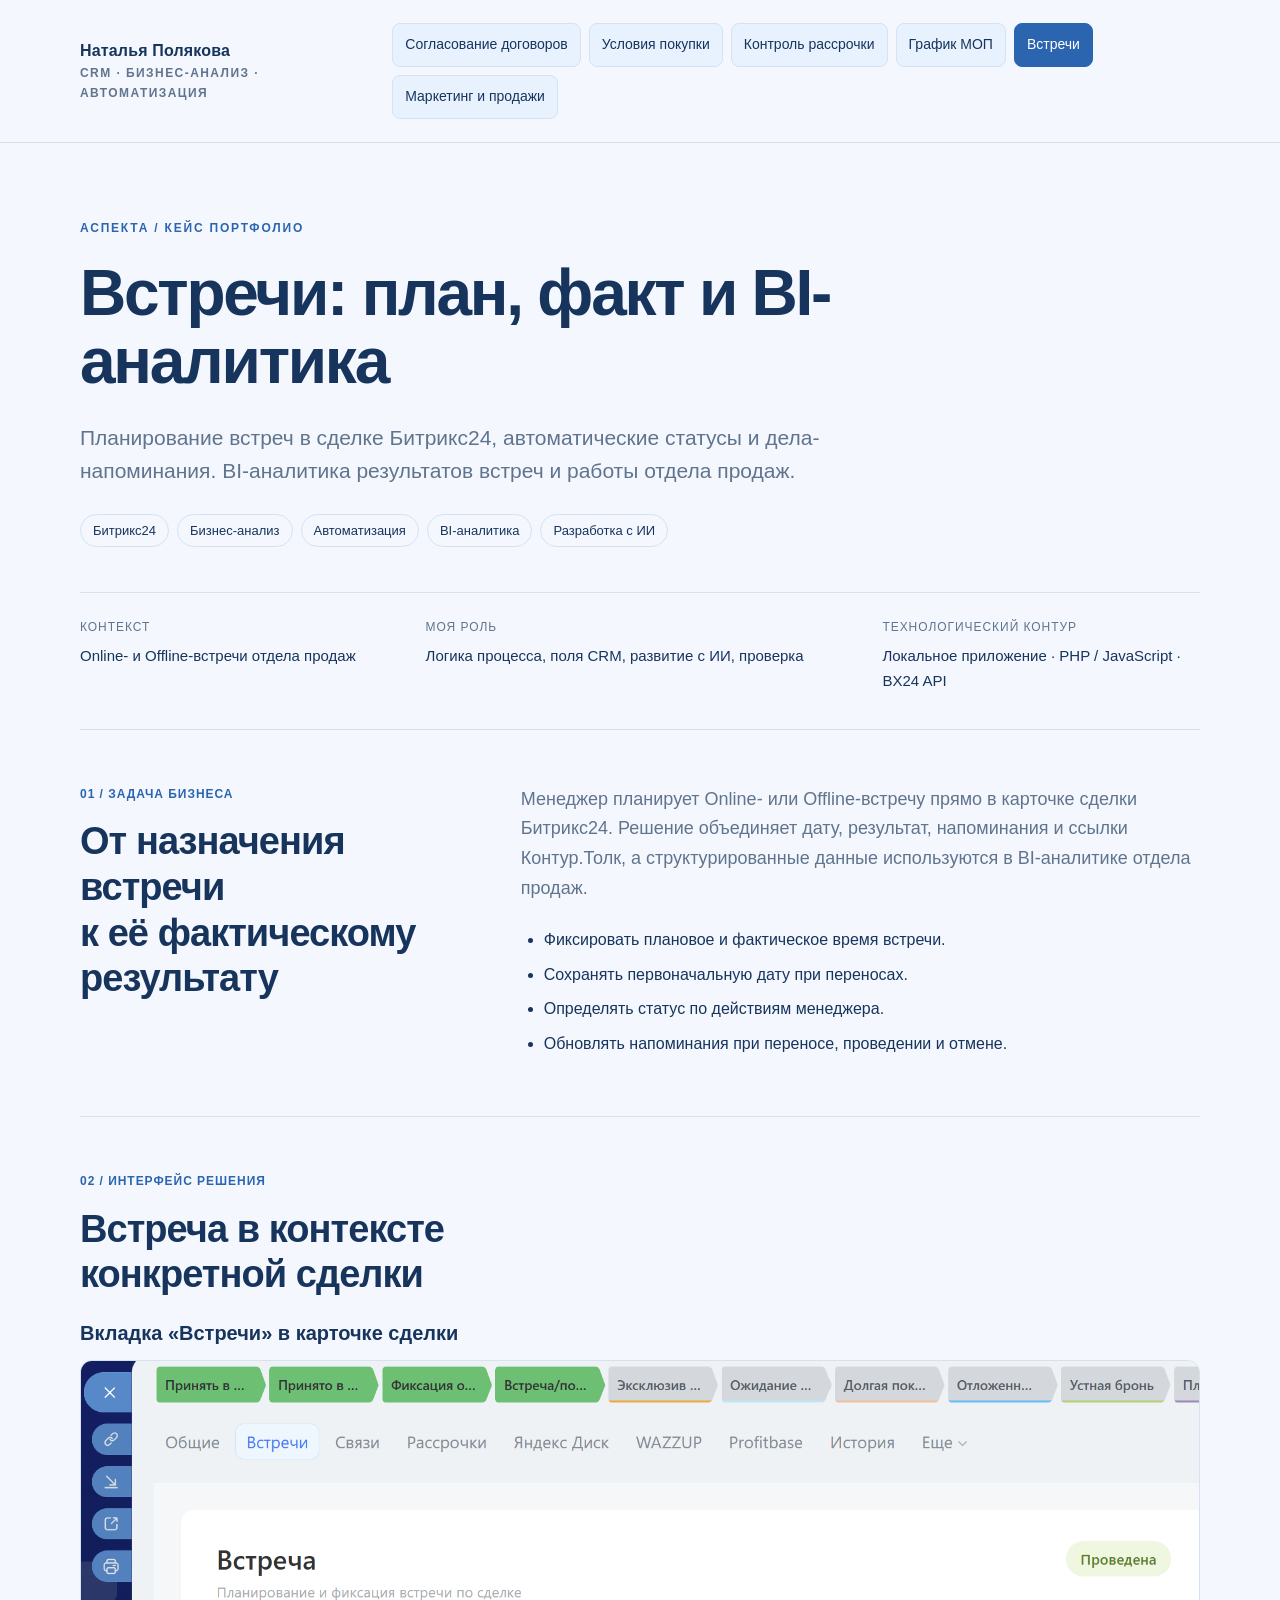
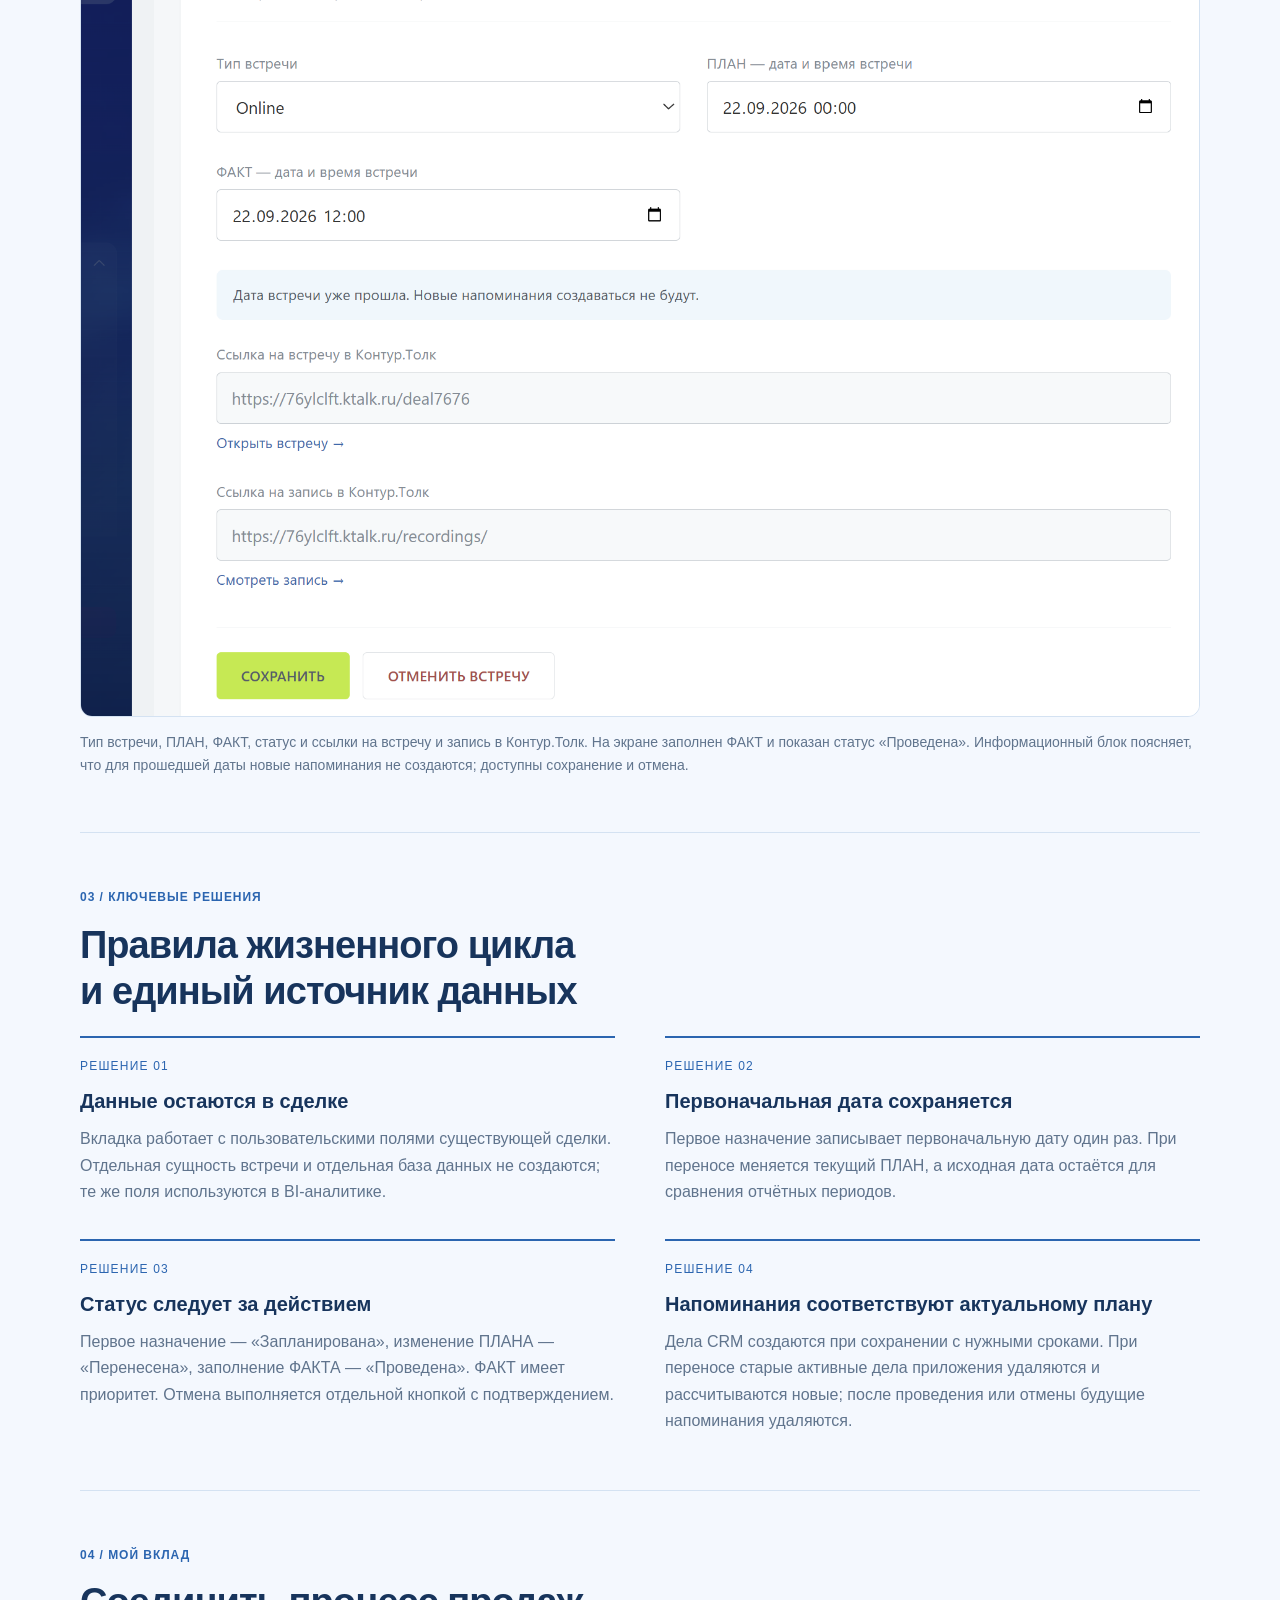
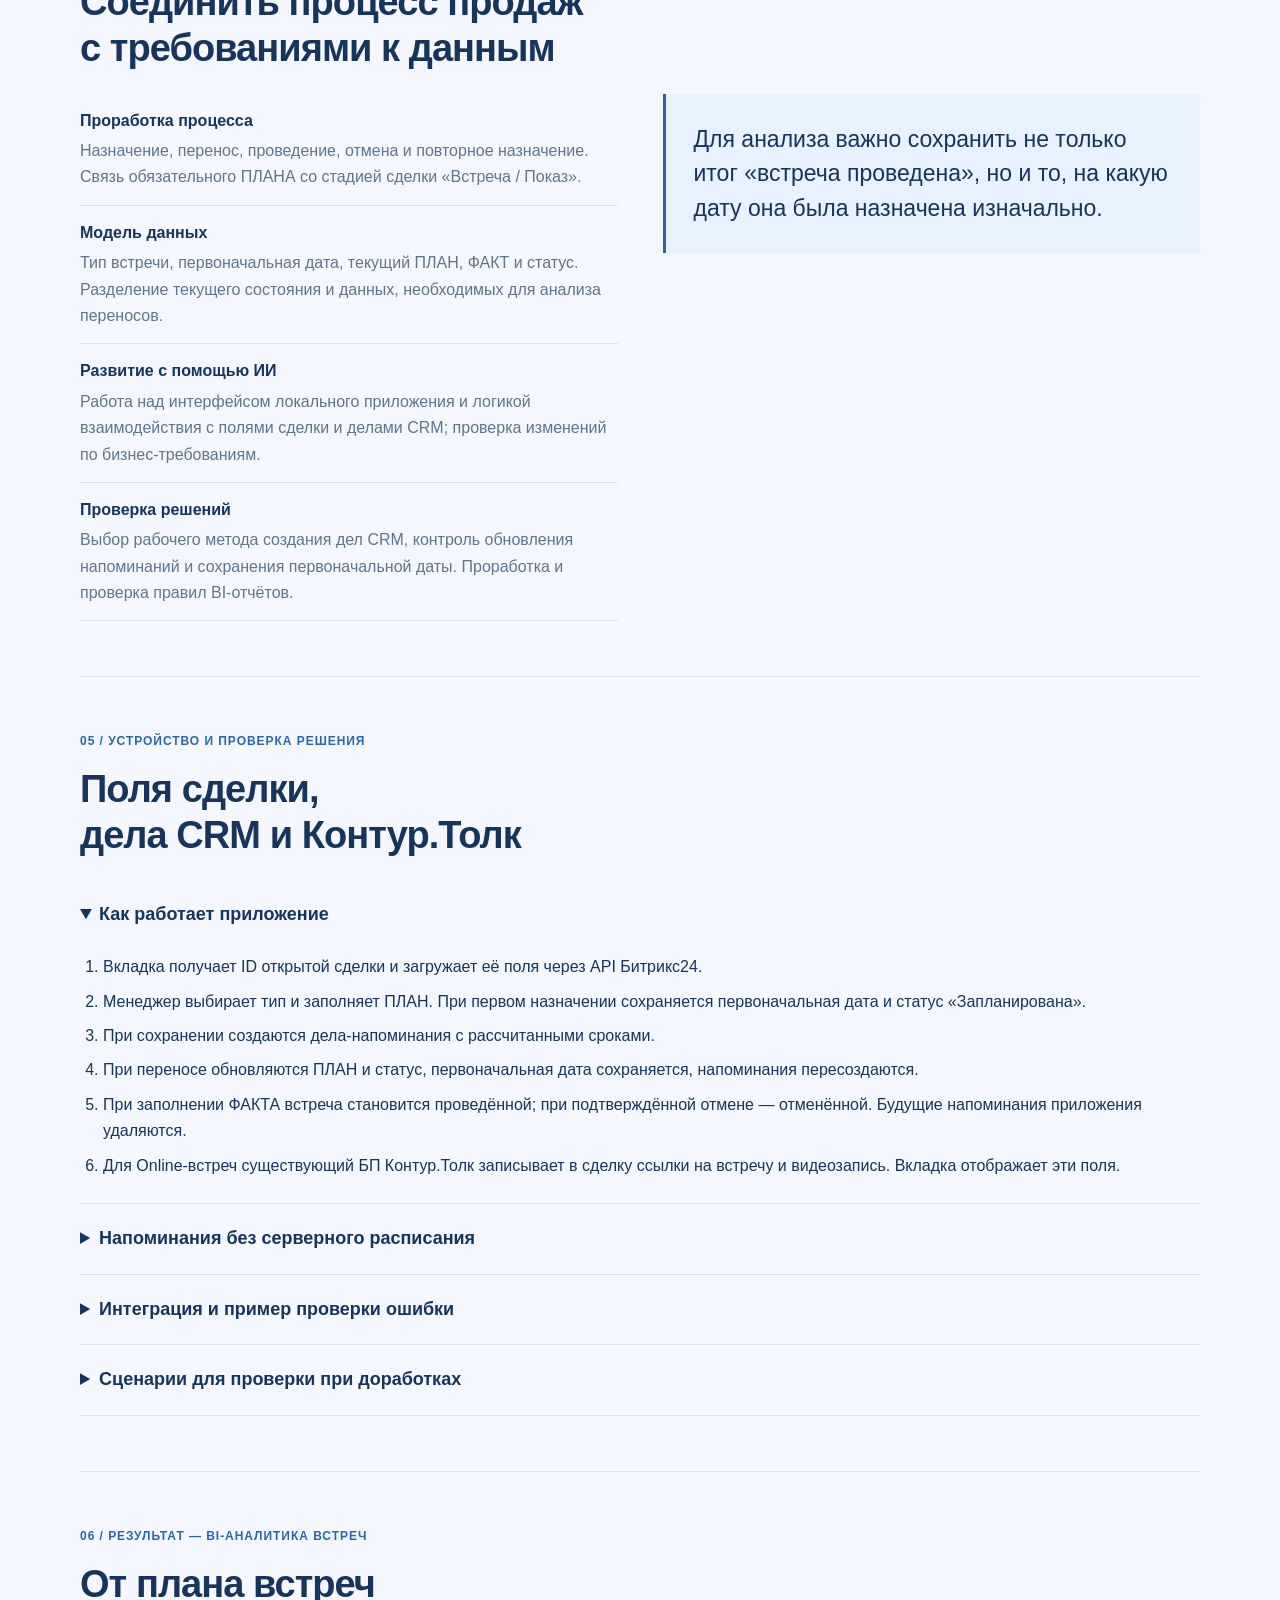
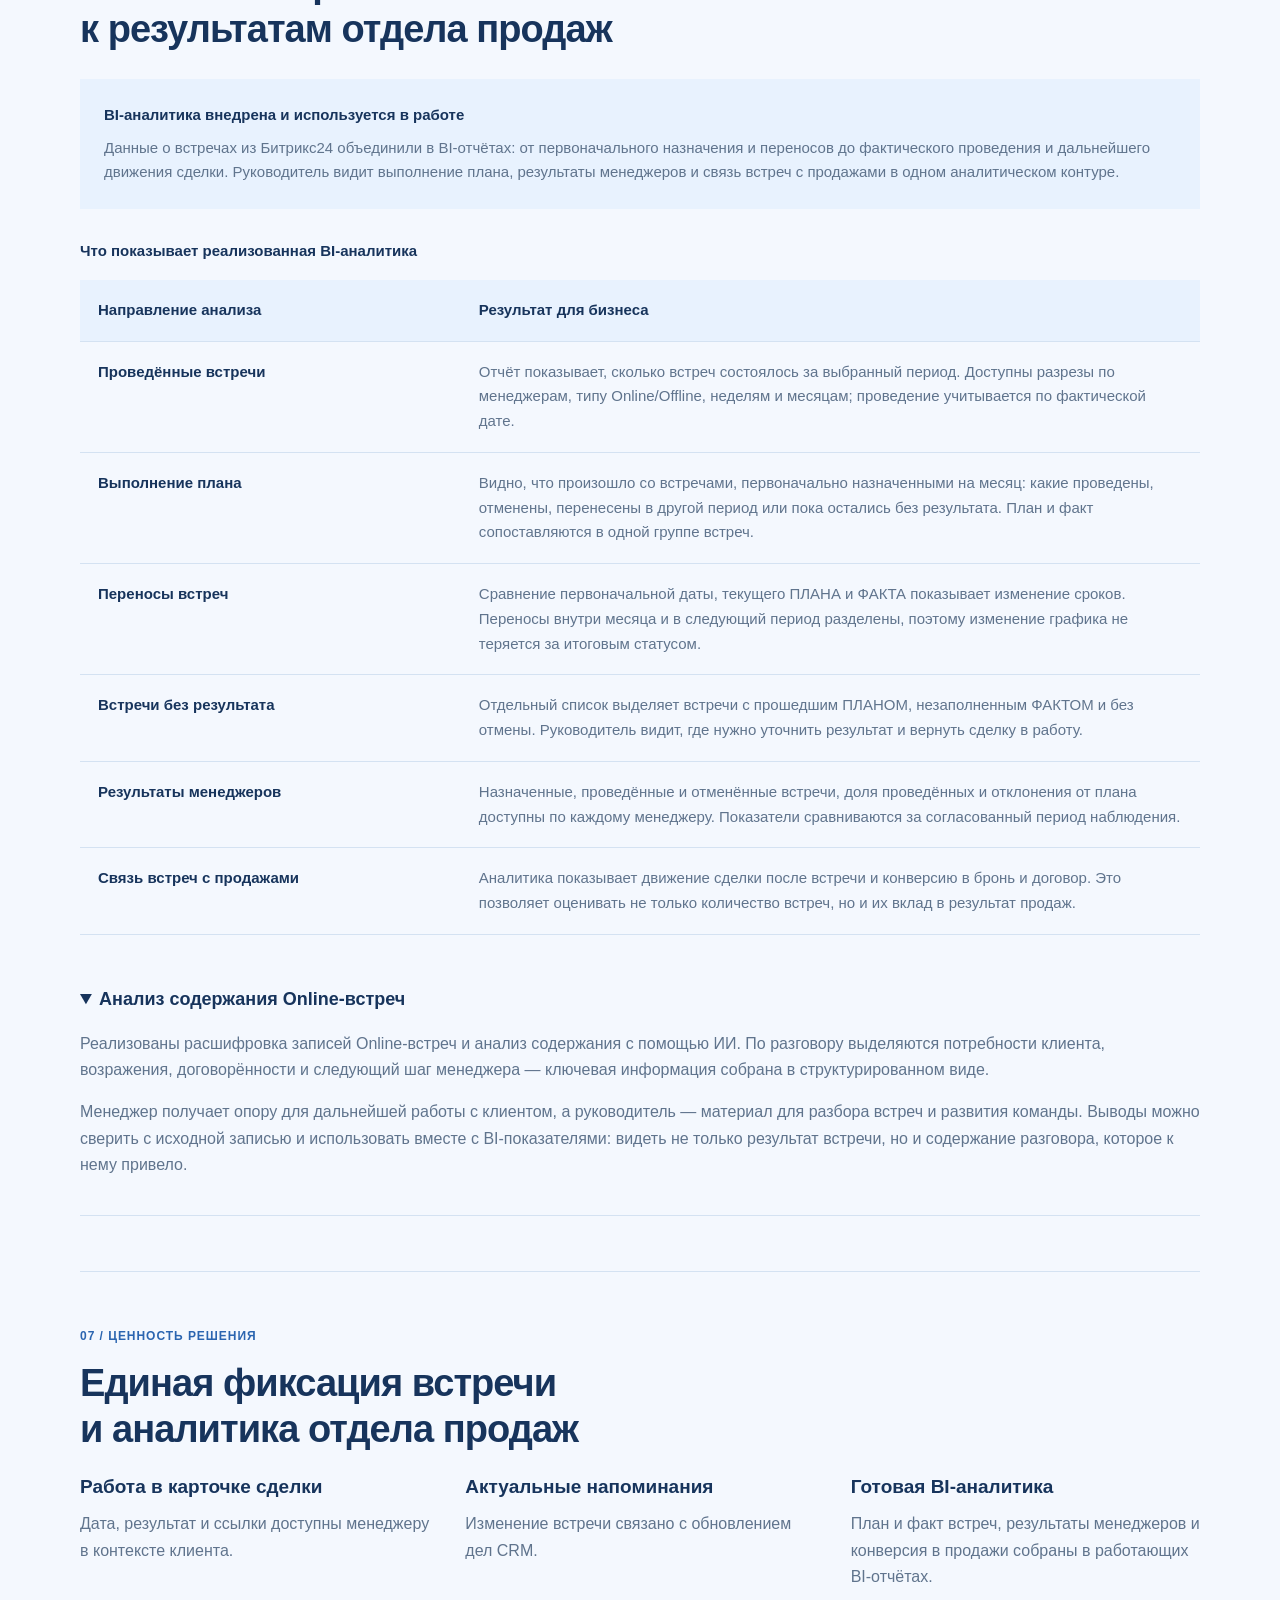
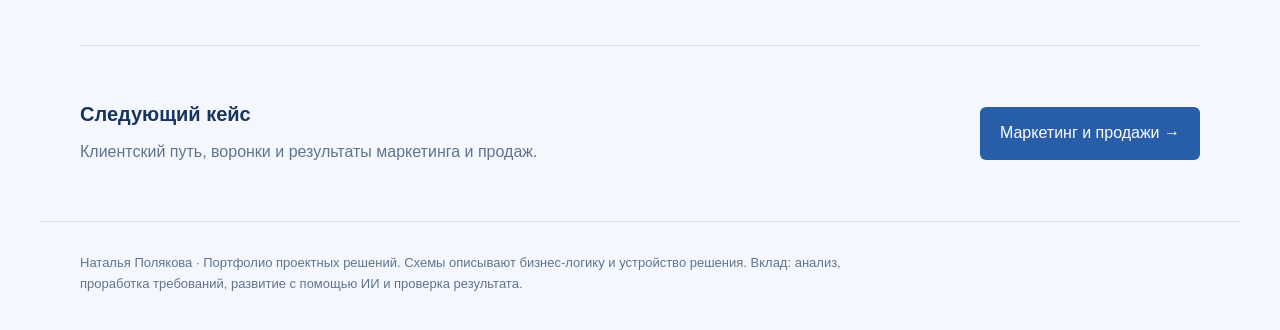
<file: meetings.html>
<!doctype html><html lang="ru"><head><meta charset="utf-8"><meta name="viewport" content="width=device-width,initial-scale=1"><meta name="description" content="Планирование встреч в сделке Битрикс24, автоматические статусы и дела-напоминания. BI-аналитика результатов встреч и работы отдела продаж."><title>Встречи: план, факт и BI-аналитика — Наталья Полякова</title><link rel="stylesheet" href="style.css?v=purchase-1"></head><body><header><div class="header-inner"><div class="name">Наталья Полякова<span>CRM · Бизнес-анализ · Автоматизация</span></div><nav aria-label="Кейсы портфолио"><a href="index.html?v=purchase-1">Согласование договоров</a><a href="purchase.html?v=purchase-1">Условия покупки</a><a href="installments.html?v=purchase-1">Контроль рассрочки</a><a href="mop.html?v=purchase-1">График МОП</a><a href="meetings.html?v=purchase-1" aria-current="page">Встречи</a><a href="marketing.html?v=purchase-1">Маркетинг и продажи</a></nav></div></header><main><div class="hero"><p class="eyebrow">Аспекта / Кейс портфолио</p><h1>Встречи: план, факт и BI-аналитика</h1><p class="lead">Планирование встреч в сделке Битрикс24, автоматические статусы и дела-напоминания. BI-аналитика результатов встреч и работы отдела продаж.</p><div class="tags"><span class="tag">Битрикс24</span><span class="tag">Бизнес-анализ</span><span class="tag">Автоматизация</span><span class="tag">BI-аналитика</span><span class="tag">Разработка с ИИ</span></div></div><div class="facts"><div><span class="fact-label">Контекст</span><div class="fact-text">Online- и Offline-встречи отдела продаж</div></div><div><span class="fact-label">Моя роль</span><div class="fact-text">Логика процесса, поля CRM, развитие с ИИ, проверка</div></div><div><span class="fact-label">Технологический контур</span><div class="fact-text">Локальное приложение · PHP / JavaScript · BX24 API</div></div></div><section><div class="intro-grid"><div><div class="section-label">01 / Задача бизнеса</div><h2>От назначения встречи<br>к её фактическому результату</h2></div><div><p>Менеджер планирует Online- или Offline-встречу прямо в карточке сделки Битрикс24. Решение объединяет дату, результат, напоминания и ссылки Контур.Толк, а структурированные данные используются в BI-аналитике отдела продаж.</p><ul class="points"><li>Фиксировать плановое и фактическое время встречи.</li><li>Сохранять первоначальную дату при переносах.</li><li>Определять статус по действиям менеджера.</li><li>Обновлять напоминания при переносе, проведении и отмене.</li></ul></div></div></section><section><div class="section-label">02 / Интерфейс решения</div><h2>Встреча в контексте<br>конкретной сделки</h2><figure><h3>Вкладка «Встречи» в карточке сделки</h3><a href="screenshots/meetings-card.png" target="_blank" rel="noopener" aria-label="Открыть крупно: Вкладка «Встречи» в карточке сделки"><img class="screen-image" loading="lazy" width="1806" height="1543" src="screenshots/meetings-card.png" alt="Вкладка «Встречи» в карточке сделки"></a><figcaption>Тип встречи, ПЛАН, ФАКТ, статус и ссылки на встречу и запись в Контур.Толк. На экране заполнен ФАКТ и показан статус «Проведена». Информационный блок поясняет, что для прошедшей даты новые напоминания не создаются; доступны сохранение и отмена.</figcaption></figure></section><section><div class="section-label">03 / Ключевые решения</div><h2>Правила жизненного цикла<br>и единый источник данных</h2><div class="decisions"><article class="decision"><span class="decision-number">РЕШЕНИЕ 01</span><h3>Данные остаются в сделке</h3><p>Вкладка работает с пользовательскими полями существующей сделки. Отдельная сущность встречи и отдельная база данных не создаются; те же поля используются в BI-аналитике.</p></article><article class="decision"><span class="decision-number">РЕШЕНИЕ 02</span><h3>Первоначальная дата сохраняется</h3><p>Первое назначение записывает первоначальную дату один раз. При переносе меняется текущий ПЛАН, а исходная дата остаётся для сравнения отчётных периодов.</p></article><article class="decision"><span class="decision-number">РЕШЕНИЕ 03</span><h3>Статус следует за действием</h3><p>Первое назначение — «Запланирована», изменение ПЛАНА — «Перенесена», заполнение ФАКТА — «Проведена». ФАКТ имеет приоритет. Отмена выполняется отдельной кнопкой с подтверждением.</p></article><article class="decision"><span class="decision-number">РЕШЕНИЕ 04</span><h3>Напоминания соответствуют актуальному плану</h3><p>Дела CRM создаются при сохранении с нужными сроками. При переносе старые активные дела приложения удаляются и рассчитываются новые; после проведения или отмены будущие напоминания удаляются.</p></article></div></section><section><div class="section-label">04 / Мой вклад</div><h2>Соединить процесс продаж<br>с требованиями к данным</h2><div class="role-grid"><ul class="role-list"><li><strong>Проработка процесса</strong><span>Назначение, перенос, проведение, отмена и повторное назначение. Связь обязательного ПЛАНА со стадией сделки «Встреча / Показ».</span></li><li><strong>Модель данных</strong><span>Тип встречи, первоначальная дата, текущий ПЛАН, ФАКТ и статус. Разделение текущего состояния и данных, необходимых для анализа переносов.</span></li><li><strong>Развитие с помощью ИИ</strong><span>Работа над интерфейсом локального приложения и логикой взаимодействия с полями сделки и делами CRM; проверка изменений по бизнес-требованиям.</span></li><li><strong>Проверка решений</strong><span>Выбор рабочего метода создания дел CRM, контроль обновления напоминаний и сохранения первоначальной даты. Проработка и проверка правил BI-отчётов.</span></li></ul><p class="quote">Для анализа важно сохранить не только итог «встреча проведена», но и то, на какую дату она была назначена изначально.</p></div></section><section><div class="section-label">05 / Устройство и проверка решения</div><h2>Поля сделки,<br>дела CRM и Контур.Толк</h2><details open><summary>Как работает приложение</summary><ol class="points"><li>Вкладка получает ID открытой сделки и загружает её поля через API Битрикс24.</li><li>Менеджер выбирает тип и заполняет ПЛАН. При первом назначении сохраняется первоначальная дата и статус «Запланирована».</li><li>При сохранении создаются дела-напоминания с рассчитанными сроками.</li><li>При переносе обновляются ПЛАН и статус, первоначальная дата сохраняется, напоминания пересоздаются.</li><li>При заполнении ФАКТА встреча становится проведённой; при подтверждённой отмене — отменённой. Будущие напоминания приложения удаляются.</li><li>Для Online-встреч существующий БП Контур.Толк записывает в сделку ссылки на встречу и видеозапись. Вкладка отображает эти поля.</li></ol></details><details><summary>Напоминания без серверного расписания</summary><p>Если до встречи не менее 24 часов, создаются дела для подтверждения за сутки и напоминания за час. При интервале менее суток, но более часа — напоминание за час; менее часа, но не менее 15 минут — за 15 минут. Когда остаётся меньше 15 минут, новое напоминание не создаётся.</p><p>Дела создаются сразу при сохранении ПЛАНА и получают соответствующий дедлайн. Серверный cron в рабочей схеме не используется. Поиск старых напоминаний ограничен текущей сделкой и названиями дел приложения.</p></details><details><summary>Интеграция и пример проверки ошибки</summary><p>Приложение размещено на PHP-хостинге и работает через BX24 JS API: crm.deal.get, crm.deal.update и crm.activity.todo.add. Отдельная серверная база встреч не используется.</p><p>В регламенте зафиксирована ошибка при попытке создания произвольного дела CRM: выбранный вариант не поддерживался в этом контексте. После перехода на crm.activity.todo.add создание дел было успешно проверено.</p><p>Интеграцию с Контур.Толк выполняет уже существующий БП. Приложение использует полученные им ссылки, сохраняя общий процесс работы менеджера в сделке.</p></details><details><summary>Сценарии для проверки при доработках</summary><ul class="points"><li>Первое назначение сохраняет ПЛАН и первоначальную дату.</li><li>Повторное сохранение без изменения ПЛАНА не должно создавать дубли напоминаний.</li><li>Перенос сохраняет первоначальную дату и заменяет старые активные напоминания.</li><li>ФАКТ переводит встречу в «Проведена» и убирает будущие напоминания.</li><li>Отмена требует подтверждения; повторное назначение возвращает встречу в рабочее состояние.</li><li>Проверяются границы интервалов напоминаний и отображение ссылок после работы БП Контур.Толк.</li></ul><p>Это набор проверок для сопровождения приложения; он не означает, что все перечисленные сценарии повторно протестированы при подготовке портфолио.</p></details></section><section id="bi-analytics"><div class="section-label">06 / Результат — BI-аналитика встреч</div><h2>От плана встреч<br>к результатам отдела продаж</h2><div class="future"><strong>BI-аналитика внедрена и используется в работе</strong><p>Данные о встречах из Битрикс24 объединили в BI-отчётах: от первоначального назначения и переносов до фактического проведения и дальнейшего движения сделки. Руководитель видит выполнение плана, результаты менеджеров и связь встреч с продажами в одном аналитическом контуре.</p></div><div class="analysis-table-wrap"><table class="analysis-table"><caption>Что показывает реализованная BI-аналитика</caption><thead><tr><th scope="col">Направление анализа</th><th scope="col">Результат для бизнеса</th></tr></thead><tbody><tr><th scope="row">Проведённые встречи</th><td>Отчёт показывает, сколько встреч состоялось за выбранный период. Доступны разрезы по менеджерам, типу Online/Offline, неделям и месяцам; проведение учитывается по фактической дате.</td></tr><tr><th scope="row">Выполнение плана</th><td>Видно, что произошло со встречами, первоначально назначенными на месяц: какие проведены, отменены, перенесены в другой период или пока остались без результата. План и факт сопоставляются в одной группе встреч.</td></tr><tr><th scope="row">Переносы встреч</th><td>Сравнение первоначальной даты, текущего ПЛАНА и ФАКТА показывает изменение сроков. Переносы внутри месяца и в следующий период разделены, поэтому изменение графика не теряется за итоговым статусом.</td></tr><tr><th scope="row">Встречи без результата</th><td>Отдельный список выделяет встречи с прошедшим ПЛАНОМ, незаполненным ФАКТОМ и без отмены. Руководитель видит, где нужно уточнить результат и вернуть сделку в работу.</td></tr><tr><th scope="row">Результаты менеджеров</th><td>Назначенные, проведённые и отменённые встречи, доля проведённых и отклонения от плана доступны по каждому менеджеру. Показатели сравниваются за согласованный период наблюдения.</td></tr><tr><th scope="row">Связь встреч с продажами</th><td>Аналитика показывает движение сделки после встречи и конверсию в бронь и договор. Это позволяет оценивать не только количество встреч, но и их вклад в результат продаж.</td></tr></tbody></table></div><details open><summary>Анализ содержания Online-встреч</summary><p>Реализованы расшифровка записей Online-встреч и анализ содержания с помощью ИИ. По разговору выделяются потребности клиента, возражения, договорённости и следующий шаг менеджера — ключевая информация собрана в структурированном виде.</p><p>Менеджер получает опору для дальнейшей работы с клиентом, а руководитель — материал для разбора встреч и развития команды. Выводы можно сверить с исходной записью и использовать вместе с BI-показателями: видеть не только результат встречи, но и содержание разговора, которое к нему привело.</p></details></section><section><div class="section-label">07 / Ценность решения</div><h2>Единая фиксация встречи<br>и аналитика отдела продаж</h2><div class="outcomes"><article><h3>Работа в карточке сделки</h3><p>Дата, результат и ссылки доступны менеджеру в контексте клиента.</p></article><article><h3>Актуальные напоминания</h3><p>Изменение встречи связано с обновлением дел CRM.</p></article><article><h3>Готовая BI-аналитика</h3><p>План и факт встреч, результаты менеджеров и конверсия в продажи собраны в работающих BI-отчётах.</p></article></div></section><section class="next-case"><div><h3>Следующий кейс</h3><p>Клиентский путь, воронки и результаты маркетинга и продаж.</p></div><a class="next-link" href="marketing.html?v=purchase-1">Маркетинг и продажи →</a></section></main><footer><p>Наталья Полякова · Портфолио проектных решений. Схемы описывают бизнес-логику и устройство решения. Вклад: анализ, проработка требований, развитие с помощью ИИ и проверка результата.</p></footer></body></html>
</file>
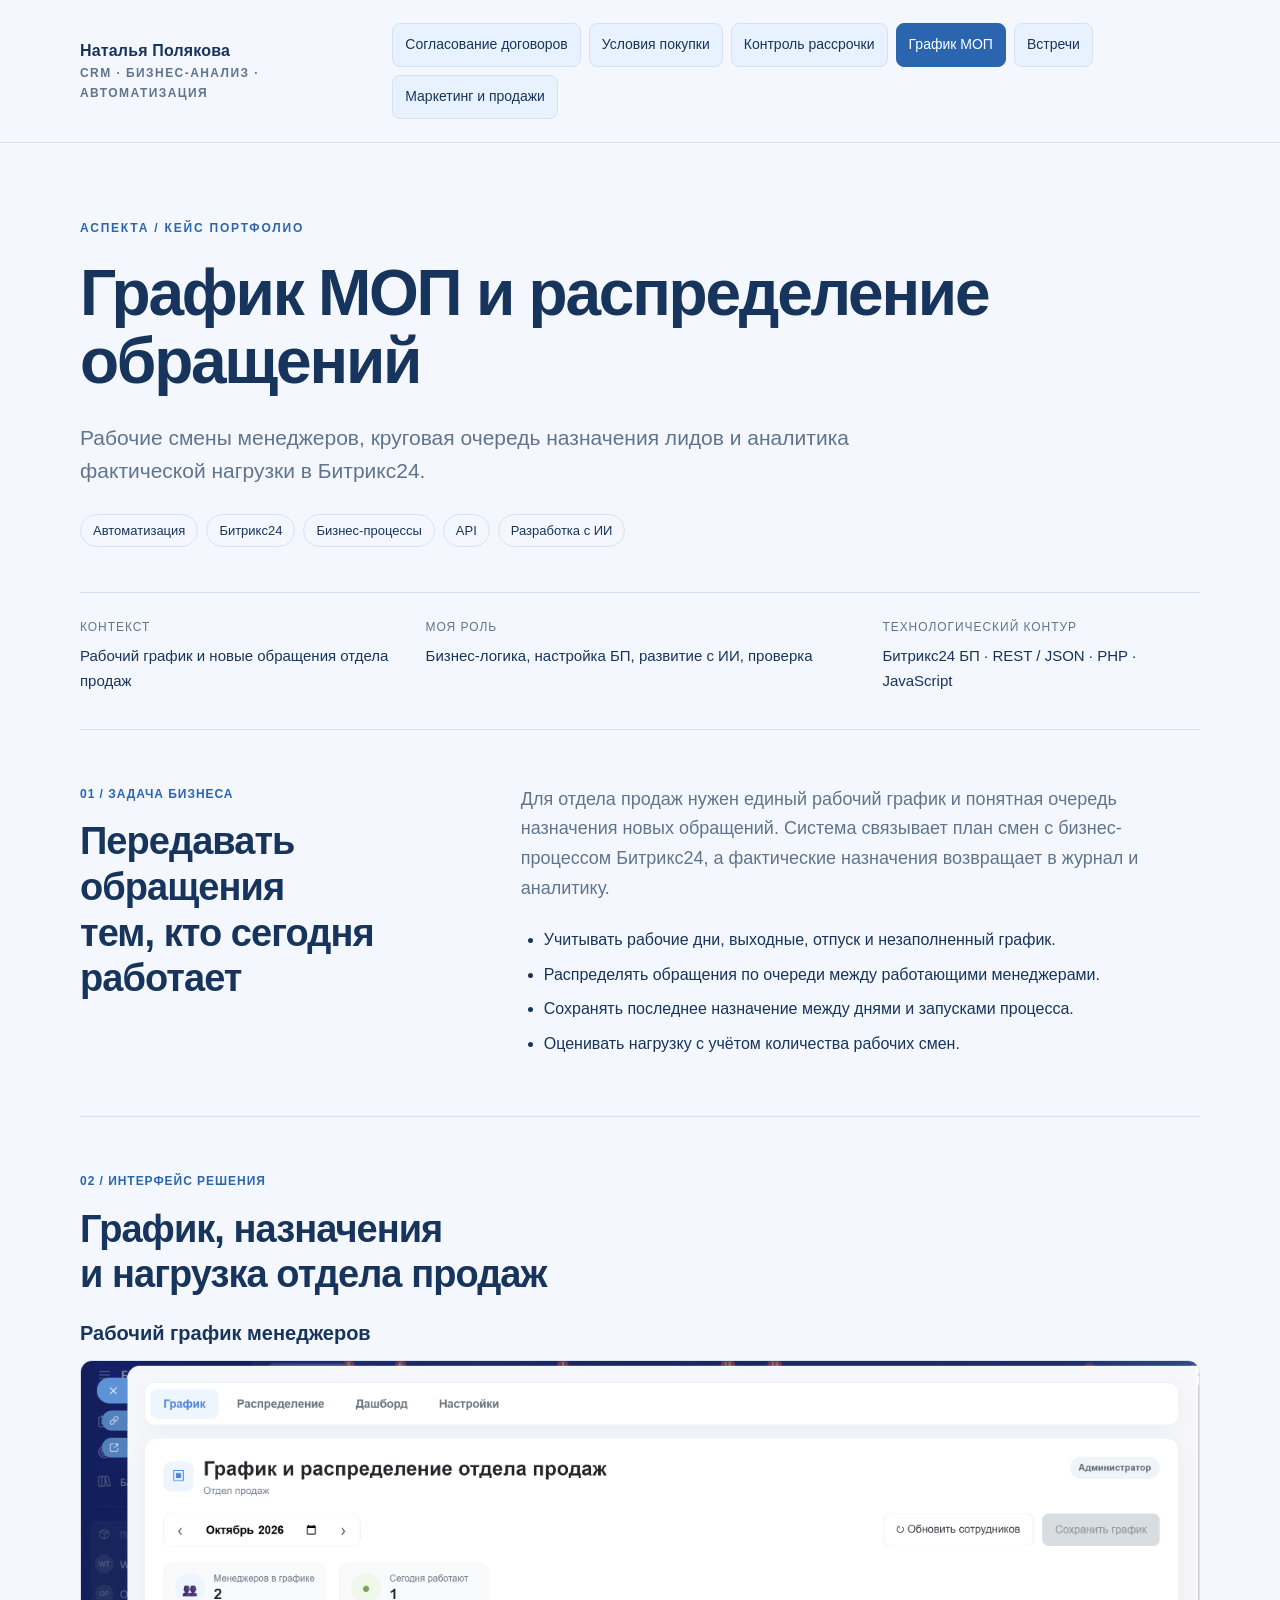
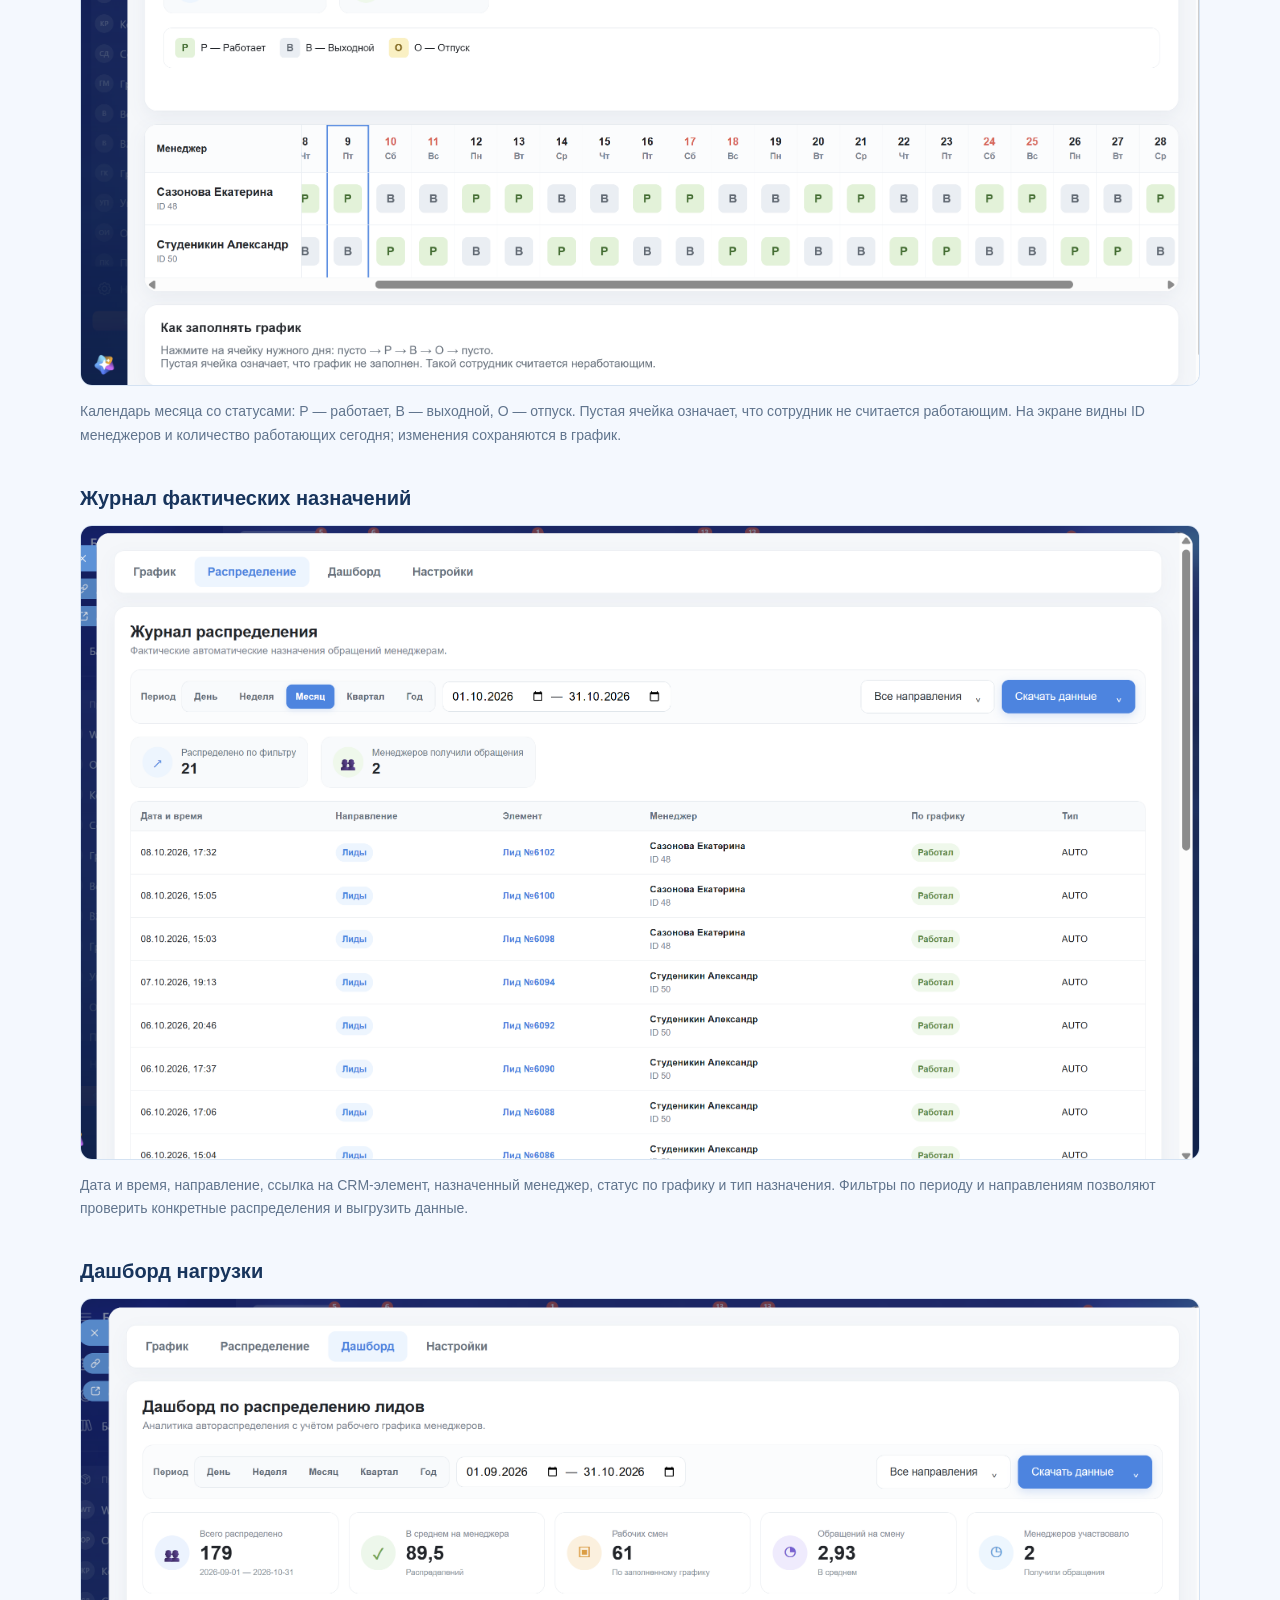
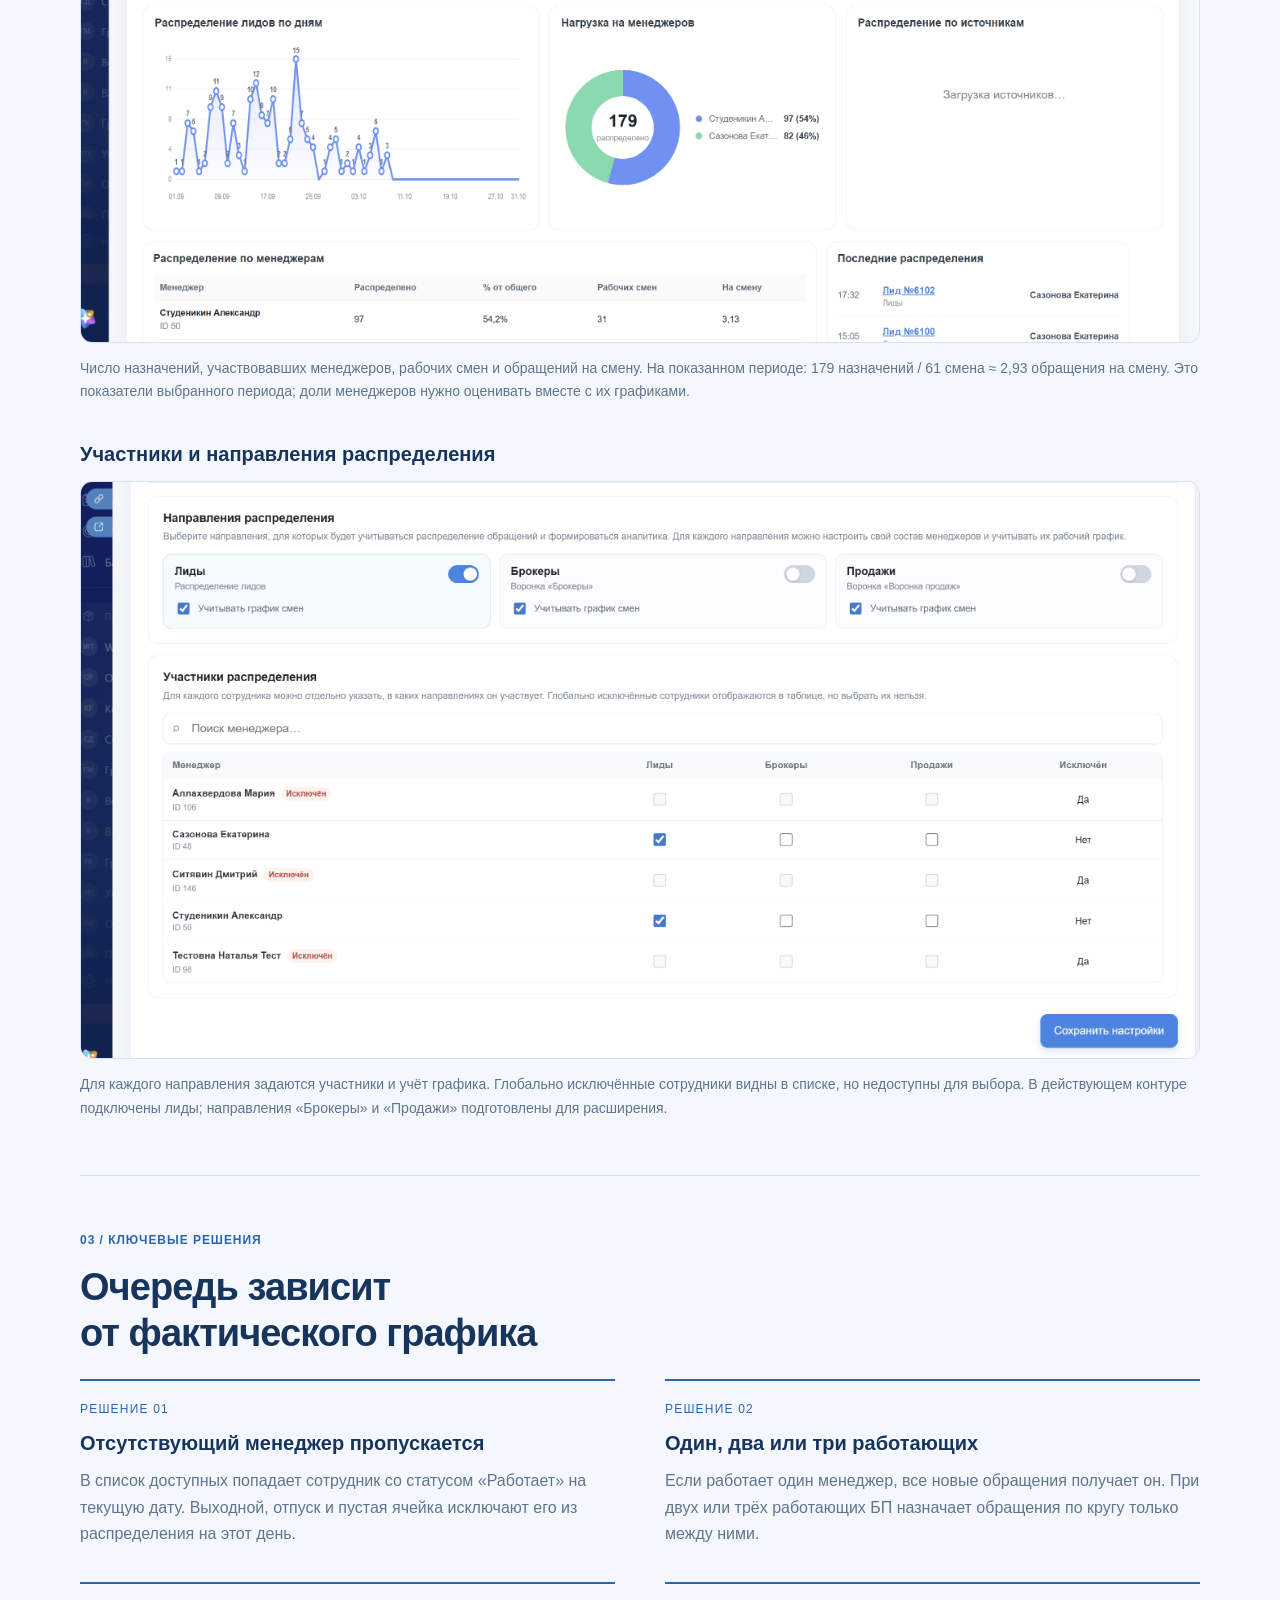
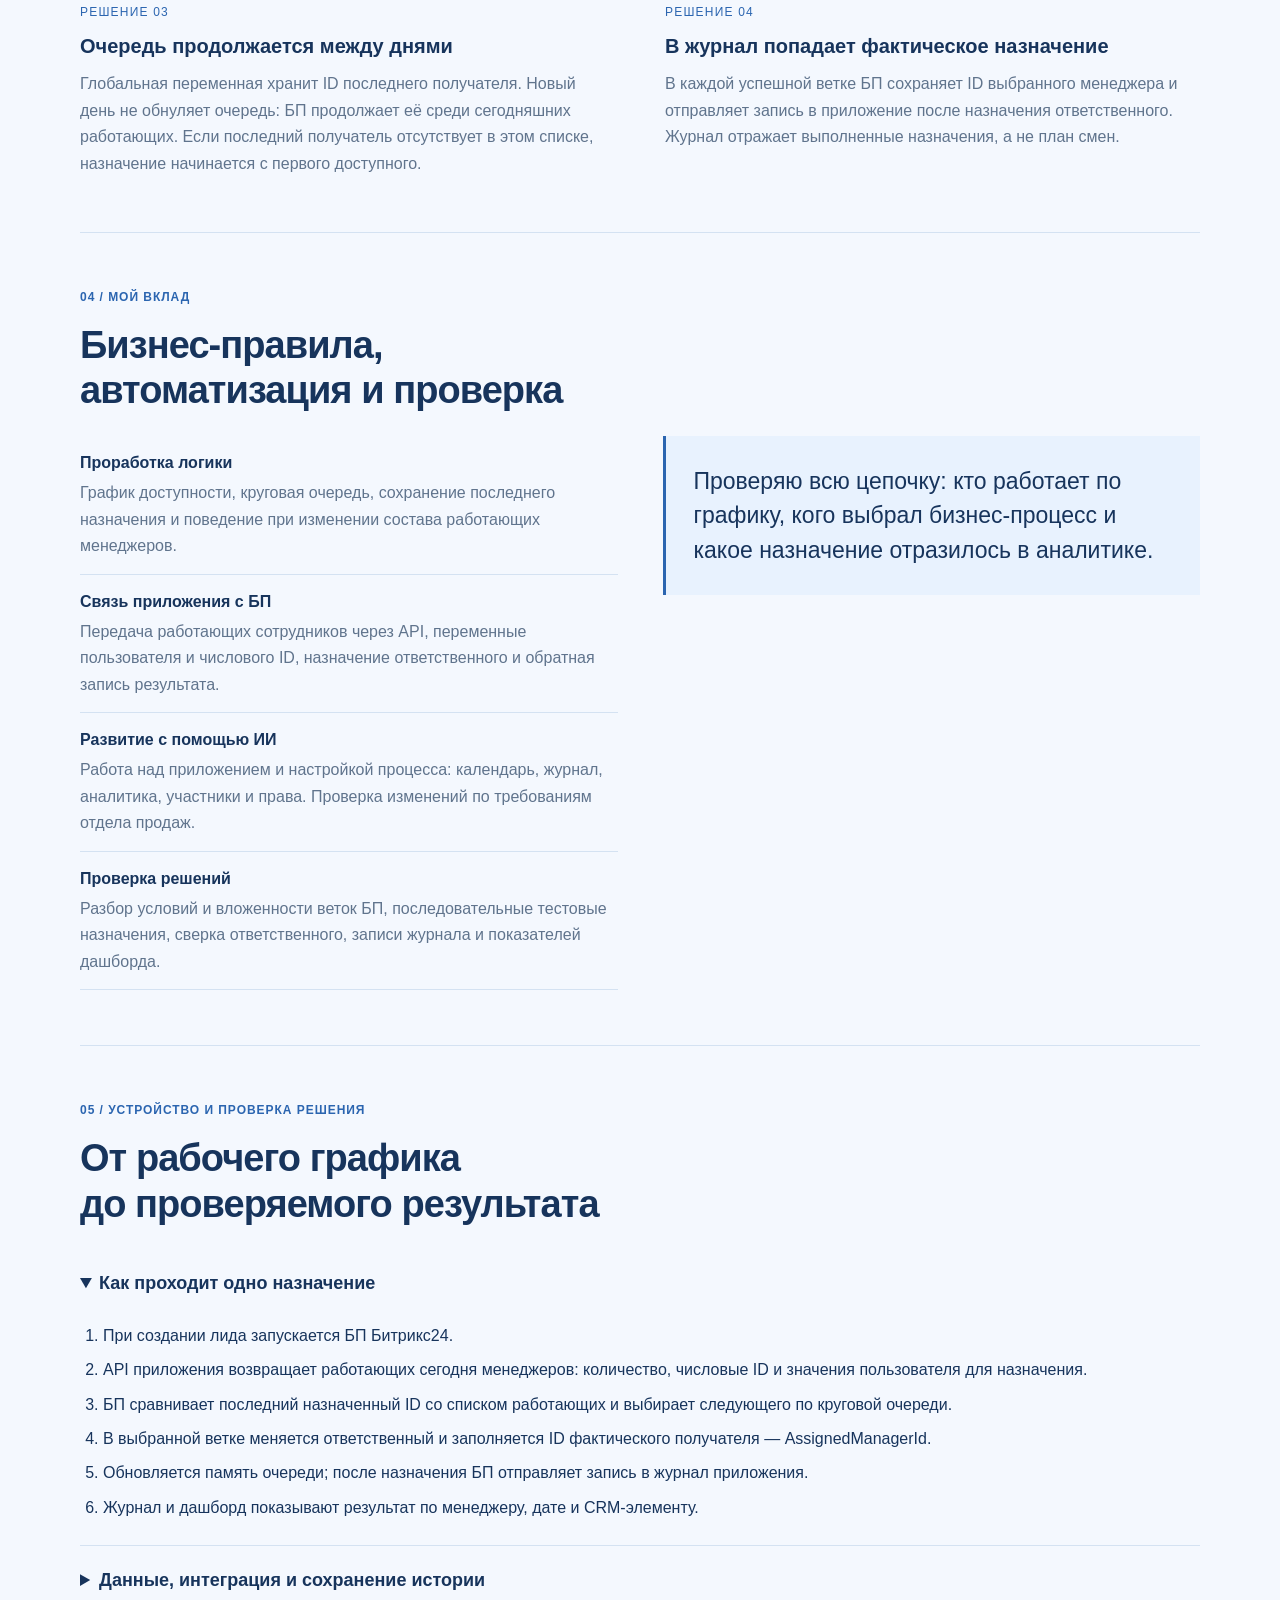
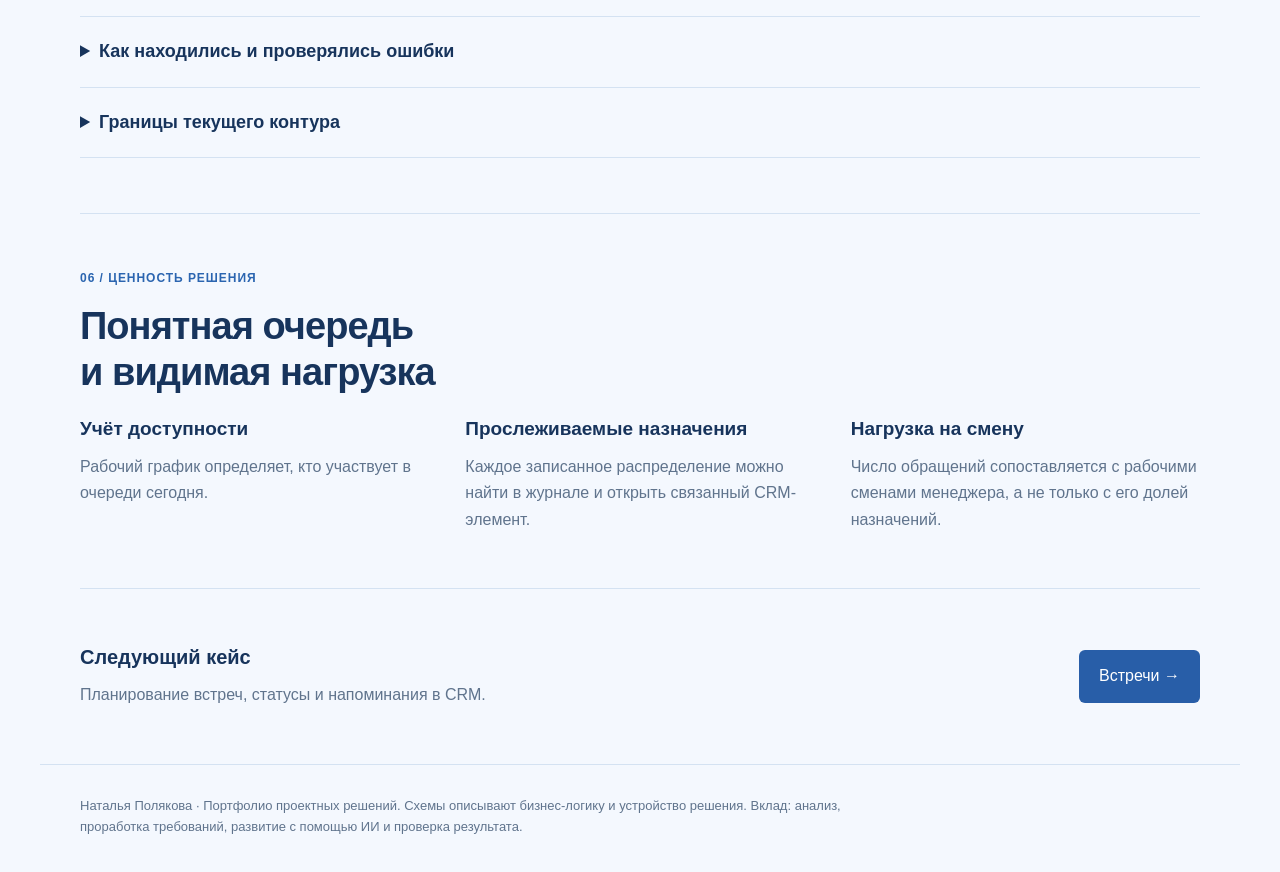
<file: mop.html>
<!doctype html><html lang="ru"><head><meta charset="utf-8"><meta name="viewport" content="width=device-width,initial-scale=1"><meta name="description" content="Рабочие смены менеджеров, круговая очередь назначения лидов и аналитика фактической нагрузки в Битрикс24."><title>График МОП и распределение обращений — Наталья Полякова</title><link rel="stylesheet" href="style.css?v=purchase-1"></head><body><header><div class="header-inner"><div class="name">Наталья Полякова<span>CRM · Бизнес-анализ · Автоматизация</span></div><nav aria-label="Кейсы портфолио"><a href="index.html?v=purchase-1">Согласование договоров</a><a href="purchase.html?v=purchase-1">Условия покупки</a><a href="installments.html?v=purchase-1">Контроль рассрочки</a><a href="mop.html?v=purchase-1" aria-current="page">График МОП</a><a href="meetings.html?v=purchase-1">Встречи</a><a href="marketing.html?v=purchase-1">Маркетинг и продажи</a></nav></div></header><main><div class="hero"><p class="eyebrow">Аспекта / Кейс портфолио</p><h1>График МОП и распределение обращений</h1><p class="lead">Рабочие смены менеджеров, круговая очередь назначения лидов и аналитика фактической нагрузки в Битрикс24.</p><div class="tags"><span class="tag">Автоматизация</span><span class="tag">Битрикс24</span><span class="tag">Бизнес-процессы</span><span class="tag">API</span><span class="tag">Разработка с ИИ</span></div></div><div class="facts"><div><span class="fact-label">Контекст</span><div class="fact-text">Рабочий график и новые обращения отдела продаж</div></div><div><span class="fact-label">Моя роль</span><div class="fact-text">Бизнес-логика, настройка БП, развитие с ИИ, проверка</div></div><div><span class="fact-label">Технологический контур</span><div class="fact-text">Битрикс24 БП · REST / JSON · PHP · JavaScript</div></div></div><section><div class="intro-grid"><div><div class="section-label">01 / Задача бизнеса</div><h2>Передавать обращения<br>тем, кто сегодня работает</h2></div><div><p>Для отдела продаж нужен единый рабочий график и понятная очередь назначения новых обращений. Система связывает план смен с бизнес-процессом Битрикс24, а фактические назначения возвращает в журнал и аналитику.</p><ul class="points"><li>Учитывать рабочие дни, выходные, отпуск и незаполненный график.</li><li>Распределять обращения по очереди между работающими менеджерами.</li><li>Сохранять последнее назначение между днями и запусками процесса.</li><li>Оценивать нагрузку с учётом количества рабочих смен.</li></ul></div></div></section><section><div class="section-label">02 / Интерфейс решения</div><h2>График, назначения<br>и нагрузка отдела продаж</h2><figure><h3>Рабочий график менеджеров</h3><a href="screenshots/mop-schedule.png" target="_blank" rel="noopener" aria-label="Открыть крупно: Рабочий график менеджеров"><img class="screen-image" loading="lazy" width="2823" height="1577" src="screenshots/mop-schedule.png" alt="Рабочий график менеджеров"></a><figcaption>Календарь месяца со статусами: Р — работает, В — выходной, О — отпуск. Пустая ячейка означает, что сотрудник не считается работающим. На экране видны ID менеджеров и количество работающих сегодня; изменения сохраняются в график.</figcaption></figure><div class="screen-stack"><figure><h3>Журнал фактических назначений</h3><a href="screenshots/mop-journal.png" target="_blank" rel="noopener" aria-label="Открыть крупно: Журнал фактических назначений"><img class="screen-image" loading="lazy" width="2787" height="1579" src="screenshots/mop-journal.png" alt="Журнал фактических назначений"></a><figcaption>Дата и время, направление, ссылка на CRM-элемент, назначенный менеджер, статус по графику и тип назначения. Фильтры по периоду и направлениям позволяют проверить конкретные распределения и выгрузить данные.</figcaption></figure><figure><h3>Дашборд нагрузки</h3><a href="screenshots/mop-dashboard.png" target="_blank" rel="noopener" aria-label="Открыть крупно: Дашборд нагрузки"><img class="screen-image" loading="lazy" width="2772" height="1593" src="screenshots/mop-dashboard.png" alt="Дашборд нагрузки"></a><figcaption>Число назначений, участвовавших менеджеров, рабочих смен и обращений на смену. На показанном периоде: 179 назначений / 61 смена ≈ 2,93 обращения на смену. Это показатели выбранного периода; доли менеджеров нужно оценивать вместе с их графиками.</figcaption></figure><figure><h3>Участники и направления распределения</h3><a href="screenshots/mop-settings.png" target="_blank" rel="noopener" aria-label="Открыть крупно: Участники и направления распределения"><img class="screen-image" loading="lazy" width="2740" height="1413" src="screenshots/mop-settings.png" alt="Участники и направления распределения"></a><figcaption>Для каждого направления задаются участники и учёт графика. Глобально исключённые сотрудники видны в списке, но недоступны для выбора. В действующем контуре подключены лиды; направления «Брокеры» и «Продажи» подготовлены для расширения.</figcaption></figure></div></section><section><div class="section-label">03 / Ключевые решения</div><h2>Очередь зависит<br>от фактического графика</h2><div class="decisions"><article class="decision"><span class="decision-number">РЕШЕНИЕ 01</span><h3>Отсутствующий менеджер пропускается</h3><p>В список доступных попадает сотрудник со статусом «Работает» на текущую дату. Выходной, отпуск и пустая ячейка исключают его из распределения на этот день.</p></article><article class="decision"><span class="decision-number">РЕШЕНИЕ 02</span><h3>Один, два или три работающих</h3><p>Если работает один менеджер, все новые обращения получает он. При двух или трёх работающих БП назначает обращения по кругу только между ними.</p></article><article class="decision"><span class="decision-number">РЕШЕНИЕ 03</span><h3>Очередь продолжается между днями</h3><p>Глобальная переменная хранит ID последнего получателя. Новый день не обнуляет очередь: БП продолжает её среди сегодняшних работающих. Если последний получатель отсутствует в этом списке, назначение начинается с первого доступного.</p></article><article class="decision"><span class="decision-number">РЕШЕНИЕ 04</span><h3>В журнал попадает фактическое назначение</h3><p>В каждой успешной ветке БП сохраняет ID выбранного менеджера и отправляет запись в приложение после назначения ответственного. Журнал отражает выполненные назначения, а не план смен.</p></article></div></section><section><div class="section-label">04 / Мой вклад</div><h2>Бизнес-правила,<br>автоматизация и проверка</h2><div class="role-grid"><ul class="role-list"><li><strong>Проработка логики</strong><span>График доступности, круговая очередь, сохранение последнего назначения и поведение при изменении состава работающих менеджеров.</span></li><li><strong>Связь приложения с БП</strong><span>Передача работающих сотрудников через API, переменные пользователя и числового ID, назначение ответственного и обратная запись результата.</span></li><li><strong>Развитие с помощью ИИ</strong><span>Работа над приложением и настройкой процесса: календарь, журнал, аналитика, участники и права. Проверка изменений по требованиям отдела продаж.</span></li><li><strong>Проверка решений</strong><span>Разбор условий и вложенности веток БП, последовательные тестовые назначения, сверка ответственного, записи журнала и показателей дашборда.</span></li></ul><p class="quote">Проверяю всю цепочку: кто работает по графику, кого выбрал бизнес-процесс и какое назначение отразилось в аналитике.</p></div></section><section><div class="section-label">05 / Устройство и проверка решения</div><h2>От рабочего графика<br>до проверяемого результата</h2><details open><summary>Как проходит одно назначение</summary><ol class="points"><li>При создании лида запускается БП Битрикс24.</li><li>API приложения возвращает работающих сегодня менеджеров: количество, числовые ID и значения пользователя для назначения.</li><li>БП сравнивает последний назначенный ID со списком работающих и выбирает следующего по круговой очереди.</li><li>В выбранной ветке меняется ответственный и заполняется ID фактического получателя — AssignedManagerId.</li><li>Обновляется память очереди; после назначения БП отправляет запись в журнал приложения.</li><li>Журнал и дашборд показывают результат по менеджеру, дате и CRM-элементу.</li></ol></details><details><summary>Данные, интеграция и сохранение истории</summary><p>Локальное PHP/JavaScript-приложение получает сотрудников через REST Битрикс24. График хранится отдельно от журнала: schedule.json — план смен, distribution_log.json — фактические назначения. API action=working передаёт сотрудников в БП, action=log_distribution принимает результат.</p><p>История сохраняет ID и имя сотрудника на момент назначения, в том числе после его увольнения. Добавление записей в JSON-журнал выполняется с блокировкой файла, чтобы параллельные записи не перезаписывали друг друга.</p><p>Рабочие смены считаются по сохранённому графику. Источник обращения для аналитики читается из текущей карточки CRM; его исторический снимок на момент назначения пока не сохраняется. Экспорт CSV и Excel учитывает выбранные фильтры.</p></details><details><summary>Как находились и проверялись ошибки</summary><p><strong>Несколько назначений в одном запуске.</strong> При настройке выявили, что последовательные проверки после объединения веток могли снова изменить ответственного. Проверки построили вложенно: следующий вариант рассматривается в ветке «Нет», когда предыдущий не подошёл.</p><p><strong>Назначение есть, статистики нет.</strong> Для записи результата использовали AssignedManagerId и отправку статистики внутри каждой успешной ветки. Это связывает строку журнала с фактически выбранным получателем.</p><p><strong>Проверка очереди.</strong> В регламенте зафиксированы последовательные тесты на двух и трёх работающих менеджерах. Для повторной проверки — минимум четыре новых лида на двух менеджерах и шесть на трёх; дополнительно проверяются один работающий и смена состава графика.</p><p><strong>Сверка результата.</strong> Ответственный в CRM → AssignedManagerId → строка журнала → счётчик и нагрузка на дашборде. Тесты используют память очереди, поэтому их нужно отделять от рабочего распределения.</p></details><details><summary>Границы текущего контура</summary><p>Технический регламент описывает действующий БП в лидах и ветки для одного, двух и трёх работающих менеджеров. Для четырёх одновременно работающих потребуется расширение API и процесса. Настройки воронок «Брокеры» и «Продажи» подготовлены, но их подключение к автораспределению в регламенте обозначено как дальнейшее развитие.</p><p>Сценарий, когда не работает ни один менеджер, отдельно в регламенте не определён. Блокировка защищает запись журнала; защита самой очереди от одновременных запусков БП в описании не подтверждена.</p></details></section><section><div class="section-label">06 / Ценность решения</div><h2>Понятная очередь<br>и видимая нагрузка</h2><div class="outcomes"><article><h3>Учёт доступности</h3><p>Рабочий график определяет, кто участвует в очереди сегодня.</p></article><article><h3>Прослеживаемые назначения</h3><p>Каждое записанное распределение можно найти в журнале и открыть связанный CRM-элемент.</p></article><article><h3>Нагрузка на смену</h3><p>Число обращений сопоставляется с рабочими сменами менеджера, а не только с его долей назначений.</p></article></div></section><section class="next-case"><div><h3>Следующий кейс</h3><p>Планирование встреч, статусы и напоминания в CRM.</p></div><a class="next-link" href="meetings.html?v=purchase-1">Встречи →</a></section></main><footer><p>Наталья Полякова · Портфолио проектных решений. Схемы описывают бизнес-логику и устройство решения. Вклад: анализ, проработка требований, развитие с помощью ИИ и проверка результата.</p></footer></body></html>
</file>
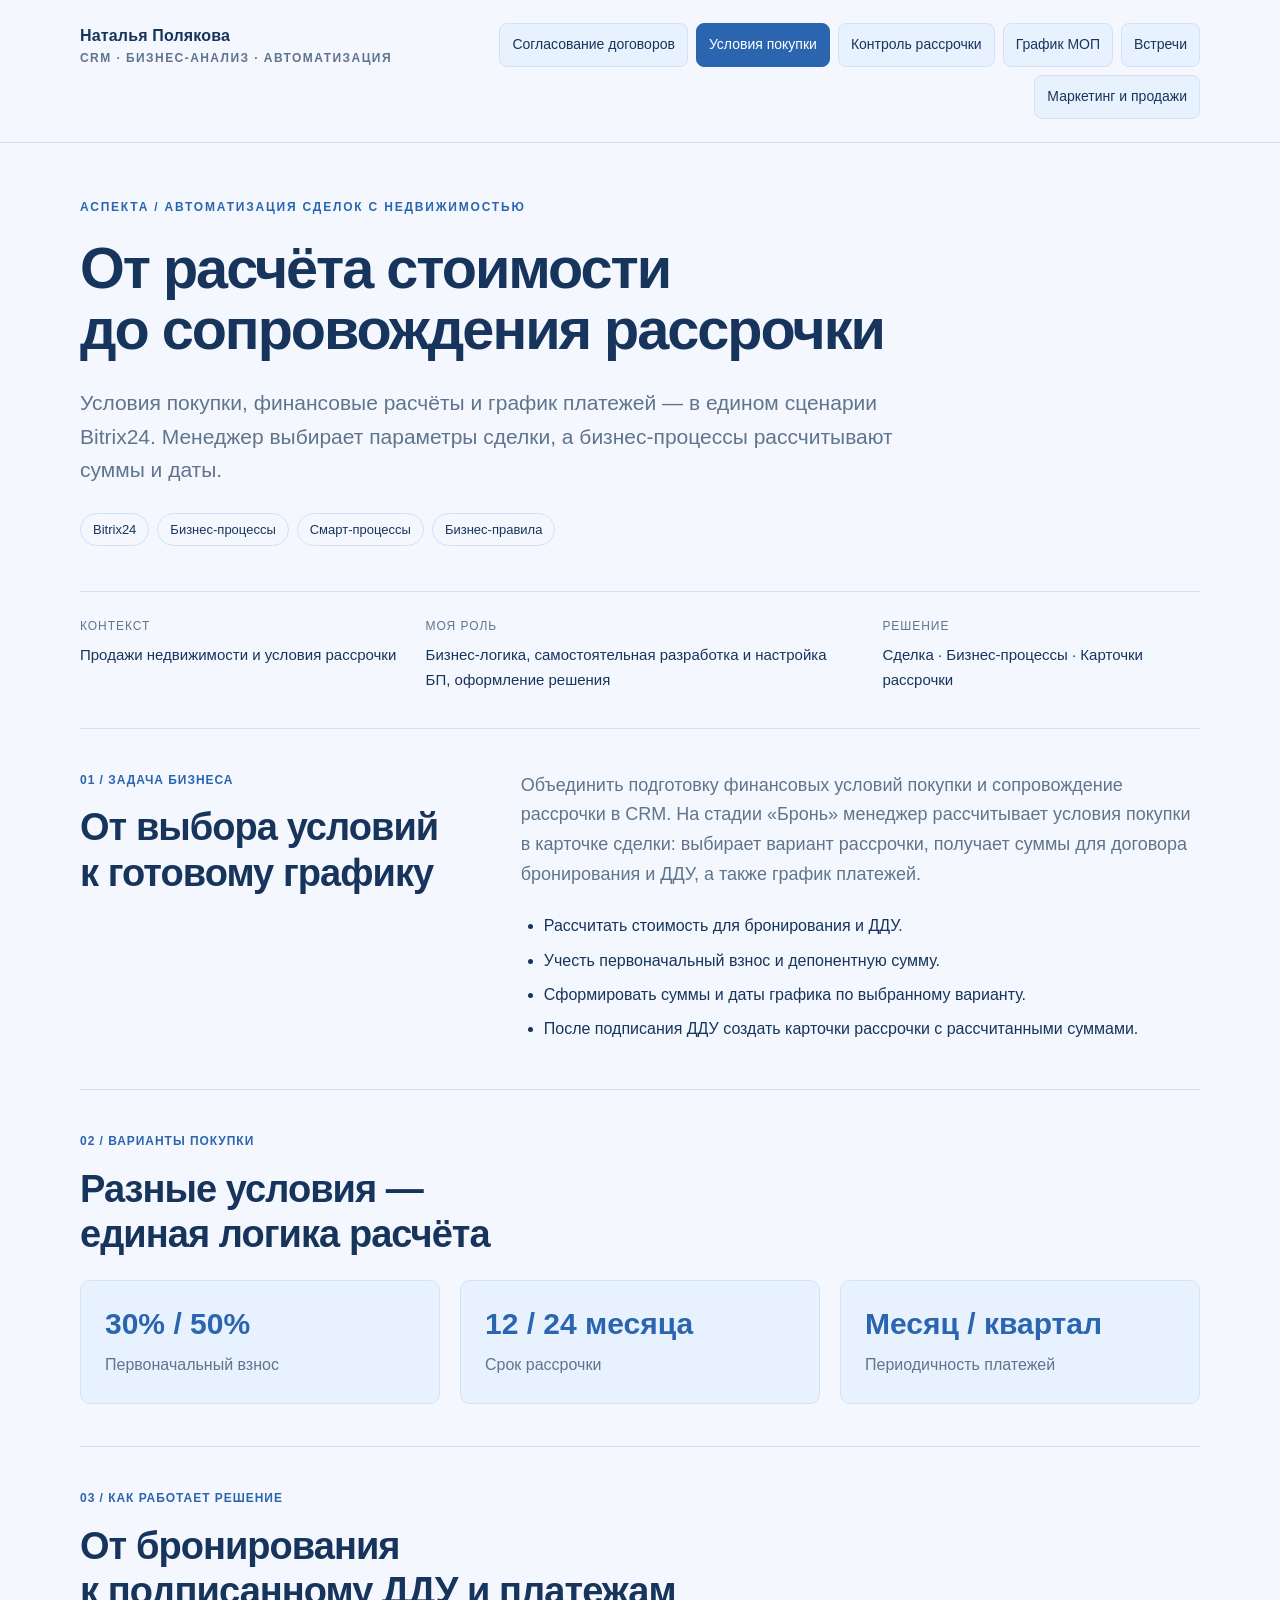
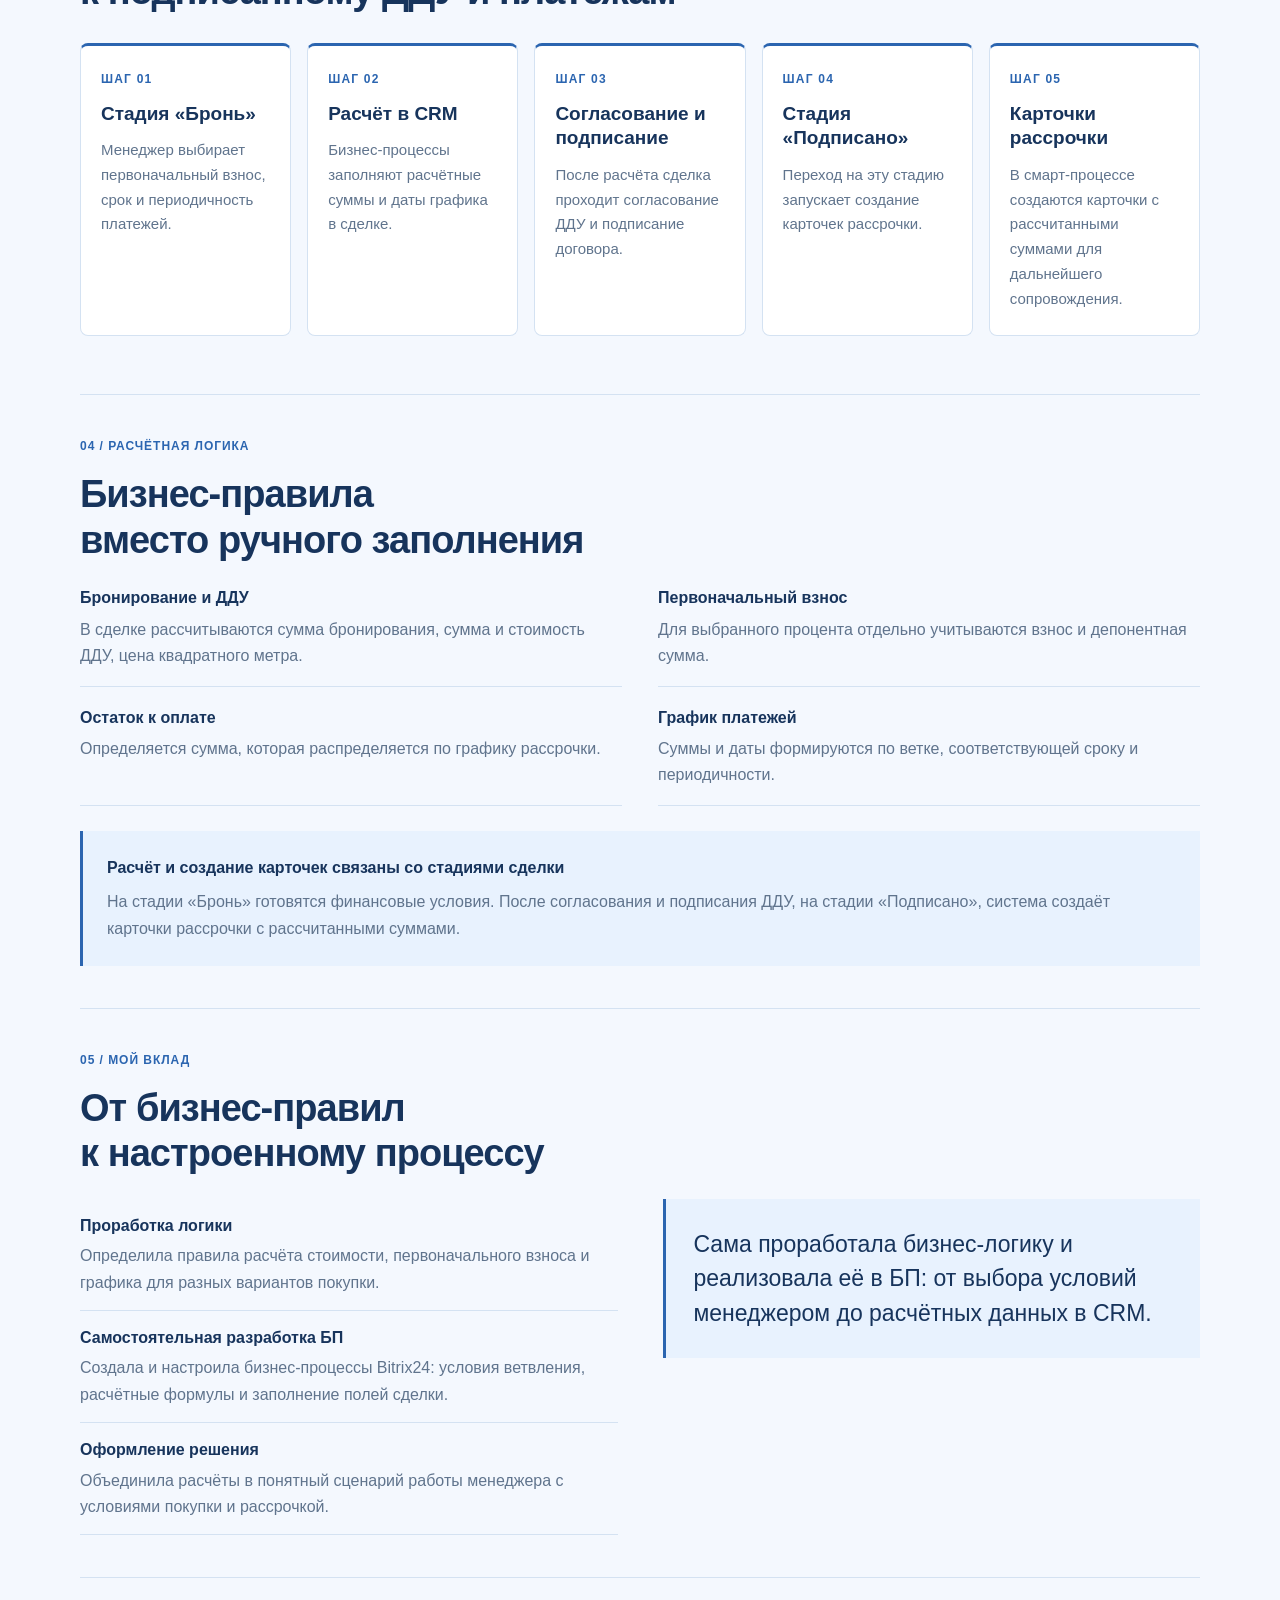
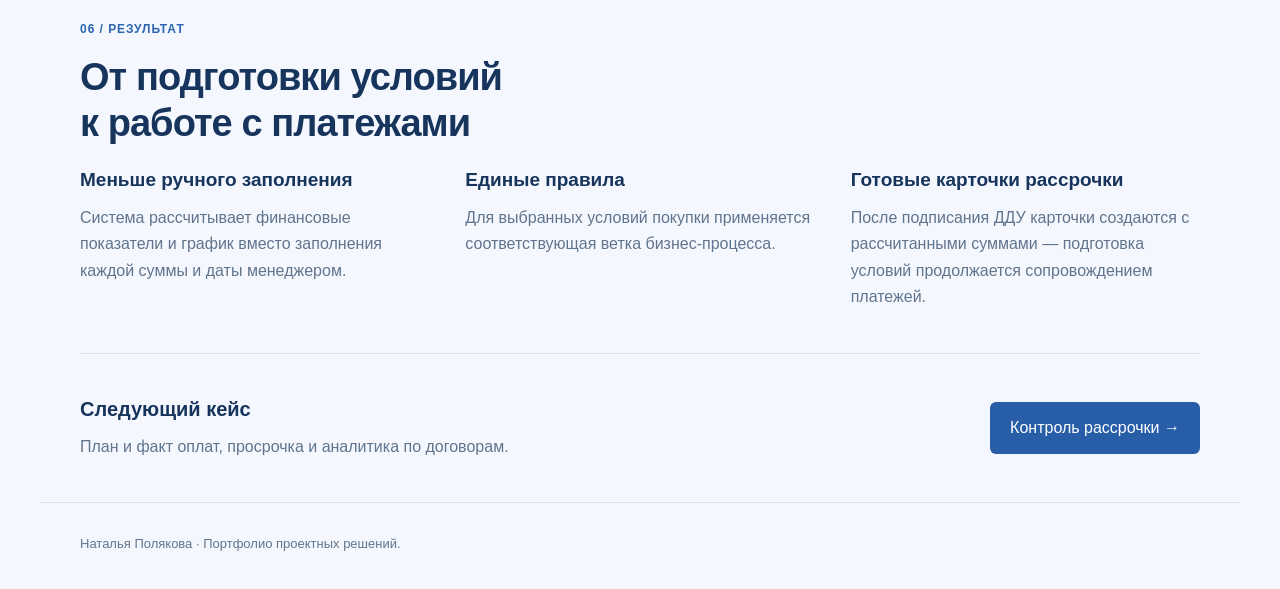
<file: purchase.html>
<!doctype html>
<html lang="ru">
<head>
<meta charset="utf-8"><meta name="viewport" content="width=device-width,initial-scale=1">
<title>Условия покупки и рассрочка — Наталья Полякова</title>
<meta name="description" content="Автоматизация условий покупки недвижимости в Bitrix24: расчёт бронирования, ДДУ и графика платежей, создание карточек рассрочки после подписания договора."><link rel="stylesheet" href="style.css?v=purchase-1">
<style>
.prototype-note{background:var(--soft);border-bottom:1px solid var(--line);padding:10px 24px;text-align:center;font-size:13px;color:var(--accent)}
.header-inner{align-items:flex-start}.name{flex-shrink:0}header nav{justify-content:flex-end}.hero{padding-top:55px}h1{font-size:clamp(36px,4.5vw,62px)}section{padding:42px 0}
.condition-grid{display:grid;grid-template-columns:repeat(3,minmax(0,1fr));gap:20px}.condition{padding:24px;background:var(--soft);border:1px solid var(--line);border-radius:10px}.condition strong{display:block;font-size:30px;line-height:1.25;color:var(--accent)}.condition p{margin:10px 0 0;color:var(--muted)}
.flow{display:grid;grid-template-columns:repeat(5,minmax(0,1fr));gap:16px;margin-top:28px;list-style:none;padding:0}.flow li{padding:24px 20px;background:var(--white);border:1px solid var(--line);border-top:3px solid var(--accent);border-radius:8px}.flow-number{display:block;font-size:12px;font-weight:650;letter-spacing:.1em;color:var(--accent);margin-bottom:12px}.flow h3{font-size:19px}.flow p{font-size:15px;color:var(--muted);margin:0}
.calculation-list{display:grid;grid-template-columns:1fr 1fr;gap:18px 36px;list-style:none;margin:0;padding:0}.calculation-list li{border-bottom:1px solid var(--line);padding-bottom:16px}.calculation-list strong{display:block;margin-bottom:5px}.calculation-list span{display:block;color:var(--muted)}.process-note{padding:24px;background:var(--soft);border-left:3px solid var(--accent);margin-top:25px;color:var(--ink)}.process-note p{margin:8px 0 0;color:var(--muted)}
@media(max-width:1000px){.header-inner{flex-direction:column}header nav{justify-content:flex-start}.flow{grid-template-columns:1fr 1fr}}
@media(max-width:760px){.condition-grid,.flow,.calculation-list{grid-template-columns:1fr}.hero{padding-top:35px}.condition strong{font-size:28px}section{padding:34px 0}.prototype-note{text-align:left;padding-left:22px}}
@media print{.prototype-note{display:none}.flow li,.condition{break-inside:avoid}}
</style>
</head>
<body>

<header><div class="header-inner"><div class="name">Наталья Полякова<span>CRM · Бизнес-анализ · Автоматизация</span></div><nav aria-label="Кейсы портфолио"><a href="index.html?v=purchase-1">Согласование договоров</a><a href="purchase.html?v=purchase-1" aria-current="page">Условия покупки</a><a href="installments.html?v=purchase-1">Контроль рассрочки</a><a href="mop.html?v=purchase-1">График МОП</a><a href="meetings.html?v=purchase-1">Встречи</a><a href="marketing.html?v=purchase-1">Маркетинг и продажи</a></nav></div></header>
<main>
<div class="hero"><p class="eyebrow">Аспекта / Автоматизация сделок с недвижимостью</p><h1>От расчёта стоимости<br>до сопровождения рассрочки</h1><p class="lead">Условия покупки, финансовые расчёты и график платежей — в едином сценарии Bitrix24. Менеджер выбирает параметры сделки, а бизнес-процессы рассчитывают суммы и даты.</p><div class="tags"><span class="tag">Bitrix24</span><span class="tag">Бизнес-процессы</span><span class="tag">Смарт-процессы</span><span class="tag">Бизнес-правила</span></div></div>
<div class="facts"><div><span class="fact-label">Контекст</span><div class="fact-text">Продажи недвижимости и условия рассрочки</div></div><div><span class="fact-label">Моя роль</span><div class="fact-text">Бизнес-логика, самостоятельная разработка и настройка БП, оформление решения</div></div><div><span class="fact-label">Решение</span><div class="fact-text">Сделка · Бизнес-процессы · Карточки рассрочки</div></div></div>
<section><div class="intro-grid"><div><div class="section-label">01 / Задача бизнеса</div><h2>От выбора условий<br>к готовому графику</h2></div><div><p>Объединить подготовку финансовых условий покупки и сопровождение рассрочки в CRM. На стадии «Бронь» менеджер рассчитывает условия покупки в карточке сделки: выбирает вариант рассрочки, получает суммы для договора бронирования и ДДУ, а также график платежей.</p><ul class="points"><li>Рассчитать стоимость для бронирования и ДДУ.</li><li>Учесть первоначальный взнос и депонентную сумму.</li><li>Сформировать суммы и даты графика по выбранному варианту.</li><li>После подписания ДДУ создать карточки рассрочки с рассчитанными суммами.</li></ul></div></div></section>
<section><div class="section-label">02 / Варианты покупки</div><h2>Разные условия —<br>единая логика расчёта</h2><div class="condition-grid"><article class="condition"><strong>30% / 50%</strong><p>Первоначальный взнос</p></article><article class="condition"><strong>12 / 24 месяца</strong><p>Срок рассрочки</p></article><article class="condition"><strong>Месяц / квартал</strong><p>Периодичность платежей</p></article></div></section>
<section><div class="section-label">03 / Как работает решение</div><h2>От бронирования<br>к подписанному ДДУ и платежам</h2><ol class="flow"><li><span class="flow-number">ШАГ 01</span><h3>Стадия «Бронь»</h3><p>Менеджер выбирает первоначальный взнос, срок и периодичность платежей.</p></li><li><span class="flow-number">ШАГ 02</span><h3>Расчёт в CRM</h3><p>Бизнес-процессы заполняют расчётные суммы и даты графика в сделке.</p></li><li><span class="flow-number">ШАГ 03</span><h3>Согласование и подписание</h3><p>После расчёта сделка проходит согласование ДДУ и подписание договора.</p></li><li><span class="flow-number">ШАГ 04</span><h3>Стадия «Подписано»</h3><p>Переход на эту стадию запускает создание карточек рассрочки.</p></li><li><span class="flow-number">ШАГ 05</span><h3>Карточки рассрочки</h3><p>В смарт-процессе создаются карточки с рассчитанными суммами для дальнейшего сопровождения.</p></li></ol></section>
<section><div class="section-label">04 / Расчётная логика</div><h2>Бизнес-правила<br>вместо ручного заполнения</h2><ul class="calculation-list"><li><strong>Бронирование и ДДУ</strong><span>В сделке рассчитываются сумма бронирования, сумма и стоимость ДДУ, цена квадратного метра.</span></li><li><strong>Первоначальный взнос</strong><span>Для выбранного процента отдельно учитываются взнос и депонентная сумма.</span></li><li><strong>Остаток к оплате</strong><span>Определяется сумма, которая распределяется по графику рассрочки.</span></li><li><strong>График платежей</strong><span>Суммы и даты формируются по ветке, соответствующей сроку и периодичности.</span></li></ul><div class="process-note"><strong>Расчёт и создание карточек связаны со стадиями сделки</strong><p>На стадии «Бронь» готовятся финансовые условия. После согласования и подписания ДДУ, на стадии «Подписано», система создаёт карточки рассрочки с рассчитанными суммами.</p></div></section>
<section><div class="section-label">05 / Мой вклад</div><h2>От бизнес-правил<br>к настроенному процессу</h2><div class="role-grid"><ul class="role-list"><li><strong>Проработка логики</strong><span>Определила правила расчёта стоимости, первоначального взноса и графика для разных вариантов покупки.</span></li><li><strong>Самостоятельная разработка БП</strong><span>Создала и настроила бизнес-процессы Bitrix24: условия ветвления, расчётные формулы и заполнение полей сделки.</span></li><li><strong>Оформление решения</strong><span>Объединила расчёты в понятный сценарий работы менеджера с условиями покупки и рассрочкой.</span></li></ul><p class="quote">Сама проработала бизнес-логику и реализовала её в БП: от выбора условий менеджером до расчётных данных в CRM.</p></div></section>
<section><div class="section-label">06 / Результат</div><h2>От подготовки условий<br>к работе с платежами</h2><div class="outcomes"><article><h3>Меньше ручного заполнения</h3><p>Система рассчитывает финансовые показатели и график вместо заполнения каждой суммы и даты менеджером.</p></article><article><h3>Единые правила</h3><p>Для выбранных условий покупки применяется соответствующая ветка бизнес-процесса.</p></article><article><h3>Готовые карточки рассрочки</h3><p>После подписания ДДУ карточки создаются с рассчитанными суммами — подготовка условий продолжается сопровождением платежей.</p></article></div></section>
<section class="next-case"><div><h3>Следующий кейс</h3><p>План и факт оплат, просрочка и аналитика по договорам.</p></div><a class="next-link" href="installments.html?v=purchase-1">Контроль рассрочки →</a></section>
</main><footer><p>Наталья Полякова · Портфолио проектных решений.</p></footer>
</body></html>
</file>
<file: style.css>
:root{--ink:#17345c;--muted:#60748d;--paper:#f4f8fe;--line:#d4e2f2;--accent:#2b65b0;--soft:#e8f2fe;--white:#fff}
*{box-sizing:border-box}html{scroll-behavior:smooth}body{margin:0;background:var(--paper);color:var(--ink);font:16px/1.65 'Segoe UI',Arial,sans-serif}a{color:inherit;text-underline-offset:4px}a:focus-visible{outline:3px solid #2b65b0;outline-offset:5px}header{border-bottom:1px solid var(--line)}.header-inner,main,footer{max-width:1200px;margin:auto;padding-left:40px;padding-right:40px}.header-inner{display:flex;align-items:center;justify-content:space-between;gap:24px;padding-top:23px;padding-bottom:23px}.name{font-weight:650;letter-spacing:.01em}.name span{display:block;font-size:12px;letter-spacing:.12em;text-transform:uppercase;color:var(--muted)}nav{display:flex;flex-wrap:wrap;gap:8px;font-size:14px}nav a{display:inline-flex;align-items:center;justify-content:center;min-height:44px;text-decoration:none;padding:9px 12px;border:1px solid var(--line);border-radius:8px;background:var(--soft);color:var(--ink);transition:background-color .15s,border-color .15s,color .15s}nav a:hover{background:#dbeafe;border-color:#9cbde7}nav a[aria-current=page]{border-color:var(--accent);background:var(--accent);color:var(--white)}nav a[aria-current=page]:hover{background:#1f559b;border-color:#1f559b}.hero{padding:76px 0 45px;max-width:990px}.eyebrow{font-size:12px;font-weight:650;letter-spacing:.15em;text-transform:uppercase;color:var(--accent);margin:0 0 20px}h1{font-size:clamp(38px,5vw,68px);line-height:1.07;letter-spacing:-.035em;margin:0 0 25px;font-weight:650}h2{font-size:clamp(26px,3vw,38px);line-height:1.2;letter-spacing:-.025em;margin:0 0 22px;font-weight:650}h3{font-size:20px;line-height:1.3;margin:0 0 12px}.lead{font-size:21px;line-height:1.6;max-width:820px;color:var(--muted);margin:0}.tags{display:flex;flex-wrap:wrap;gap:8px;margin:26px 0 0}.tag{font-size:13px;border:1px solid var(--line);border-radius:30px;padding:5px 12px}.facts{display:grid;grid-template-columns:1fr 1.35fr 1fr;gap:28px;padding:25px 0 35px;border-top:1px solid var(--line)}.fact-label{display:block;font-size:12px;letter-spacing:.08em;text-transform:uppercase;color:var(--muted);margin-bottom:6px}.fact-text{font-size:15px}section{padding:55px 0;border-top:1px solid var(--line)}.section-label{font-size:12px;color:var(--accent);font-weight:650;letter-spacing:.08em;text-transform:uppercase;margin-bottom:15px}.intro-grid{display:grid;grid-template-columns:.7fr 1.3fr;gap:75px}.intro-grid p{margin-top:0;color:var(--muted);font-size:18px}.points{margin:20px 0 0;padding-left:23px}.points li{padding:4px 0}.screen-placeholder{background:var(--soft);border:1px dashed #9cbde7;min-height:340px;display:flex;align-items:center;justify-content:center;text-align:center;padding:45px;border-radius:12px}.screen-placeholder strong{display:block;font-size:24px;line-height:1.3;font-weight:550;margin:10px 0}.screen-placeholder p{margin:0;color:var(--muted);font-size:14px;max-width:500px}.screen-marker{font-size:12px;letter-spacing:.1em;text-transform:uppercase;color:var(--accent)}.screen-placeholder.small{min-height:250px}.screen-placeholder.small strong{font-size:20px}.screen-image{display:block;width:100%;height:auto;border:1px solid var(--line);border-radius:12px}figure{margin:0}figcaption{font-size:14px;color:var(--muted);margin-top:14px}.screen-grid{display:grid;grid-template-columns:1fr 1fr;gap:28px;margin-top:30px}.decisions{display:grid;grid-template-columns:1fr 1fr;gap:34px 50px}.decision{border-top:2px solid var(--accent);padding-top:19px}.decision p{margin:0;color:var(--muted)}.decision-number{font-size:12px;color:var(--accent);letter-spacing:.1em;display:block;margin-bottom:11px}.role-grid{display:grid;grid-template-columns:1fr 1fr;gap:45px}.role-list{padding:0;list-style:none;margin:0}.role-list li{padding:14px 0;border-bottom:1px solid var(--line)}.role-list strong{display:block;margin-bottom:4px}.role-list span{color:var(--muted)}.quote{font-size:23px;line-height:1.5;margin:0;padding:28px;background:var(--soft);border-left:3px solid var(--accent);align-self:start}.diagram-wrap{background:var(--white);border:1px solid var(--line);overflow:auto;margin-top:16px;border-radius:8px}.diagram-wrap img{display:block;width:1650px;max-width:none;height:auto}.diagram-wrap.compact img{width:100%;max-width:100%;min-width:680px}.diagram-links{display:flex;flex-wrap:wrap;gap:12px 24px;font-size:14px;margin-top:14px;color:var(--accent)}details{border-bottom:1px solid var(--line);padding:20px 0}summary{font-size:18px;font-weight:600;cursor:pointer}details p{color:var(--muted)}.outcomes{display:grid;grid-template-columns:repeat(3,1fr);gap:36px}.outcomes p{color:var(--muted);margin:0}.outcomes h3{font-size:19px}.future{margin-top:26px;padding:24px;background:var(--soft);font-size:15px}.future p{margin:8px 0 0;color:var(--muted)}.next-case{display:flex;justify-content:space-between;gap:25px;align-items:center}.next-case p{color:var(--muted);margin:0}.next-link{background:#285ea8;color:var(--white);padding:13px 20px;text-decoration:none;border-radius:6px;white-space:nowrap}footer{padding-top:30px;padding-bottom:35px;font-size:13px;color:var(--muted);border-top:1px solid var(--line)}footer p{margin:0;max-width:820px}@media(max-width:760px){.header-inner,main,footer{padding-left:22px;padding-right:22px}.header-inner{align-items:start;flex-direction:column;gap:10px}.hero{padding-top:42px}.lead{font-size:18px}.facts,.intro-grid,.screen-grid,.role-grid,.outcomes{grid-template-columns:1fr;gap:23px}.decisions{grid-template-columns:1fr;gap:26px}.intro-grid{gap:10px}.next-case{align-items:start;flex-direction:column}.screen-placeholder{min-height:235px;padding:24px}.screen-placeholder strong{font-size:21px}section{padding:38px 0}.quote{font-size:20px}.diagram-wrap.compact img{min-width:680px}.tags{margin-top:20px}}@media print{header nav,.next-case,.diagram-links{display:none}body{background:white}.hero{padding-top:25px}section{padding:25px 0}.diagram-wrap img,.diagram-wrap.compact img{width:100%;min-width:0}.screen-placeholder{min-height:160px}h2,h3{break-after:avoid}figure,.decision{break-inside:avoid}}

.screen-stack{display:grid;grid-template-columns:minmax(0,1fr);gap:38px;margin-top:38px}.screen-image{transition:box-shadow .15s}.screen-image:hover{box-shadow:0 8px 30px #17345c14}figure h3{margin-bottom:14px}figcaption strong{color:var(--ink)}

.analysis-table-wrap{overflow-x:auto;margin:30px 0}.analysis-table{width:100%;border-collapse:collapse;text-align:left;font-size:15px}.analysis-table caption{text-align:left;font-weight:650;margin-bottom:16px}.analysis-table th,.analysis-table td{vertical-align:top;padding:18px;border-bottom:1px solid var(--line)}.analysis-table thead{background:var(--soft)}.analysis-table tbody th{width:34%;font-weight:600}.analysis-table td{color:var(--muted)}@media(max-width:700px){.analysis-table{min-width:560px}.header-inner{align-items:flex-start}}

.marketing-project-nav{margin-top:32px}.marketing-project{scroll-margin-top:24px}.marketing-results-title{margin-top:34px}.marketing-metrics{display:grid;grid-template-columns:repeat(3,minmax(0,1fr));gap:20px}.marketing-metrics-two{grid-template-columns:repeat(2,minmax(0,1fr))}.marketing-metrics-one{grid-template-columns:minmax(0,1fr);max-width:540px}.marketing-metric{padding:24px;background:var(--soft);border:1px solid var(--line);border-radius:10px}.marketing-metric strong{display:block;font-size:clamp(24px,2.7vw,34px);line-height:1.25;letter-spacing:-.025em;color:var(--accent)}.marketing-metric p{margin:10px 0 0;color:var(--muted);font-size:15px}.marketing-project-context{color:var(--muted);margin-bottom:28px}@media(max-width:760px){.marketing-metrics,.marketing-metrics-two{grid-template-columns:1fr}.marketing-metric{padding:22px}}@media print{.marketing-metric{break-inside:avoid}}
</file>
